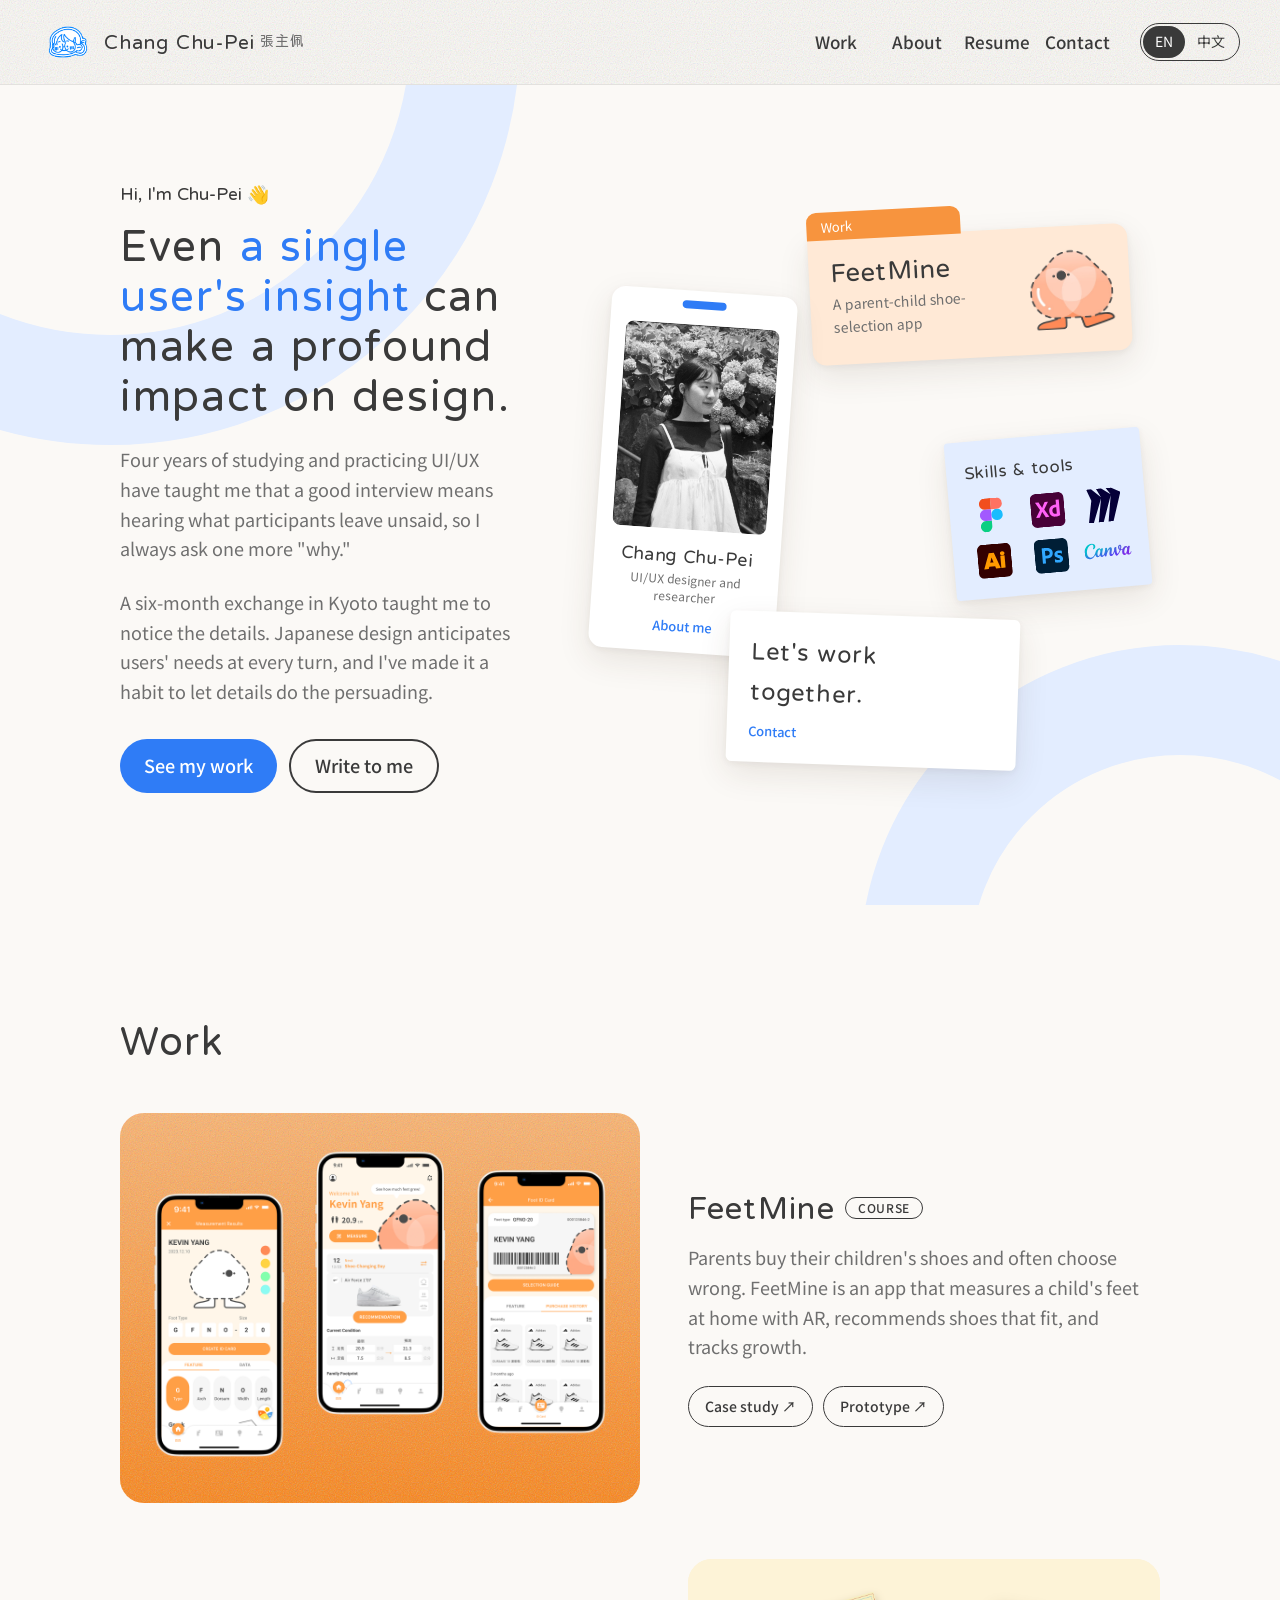
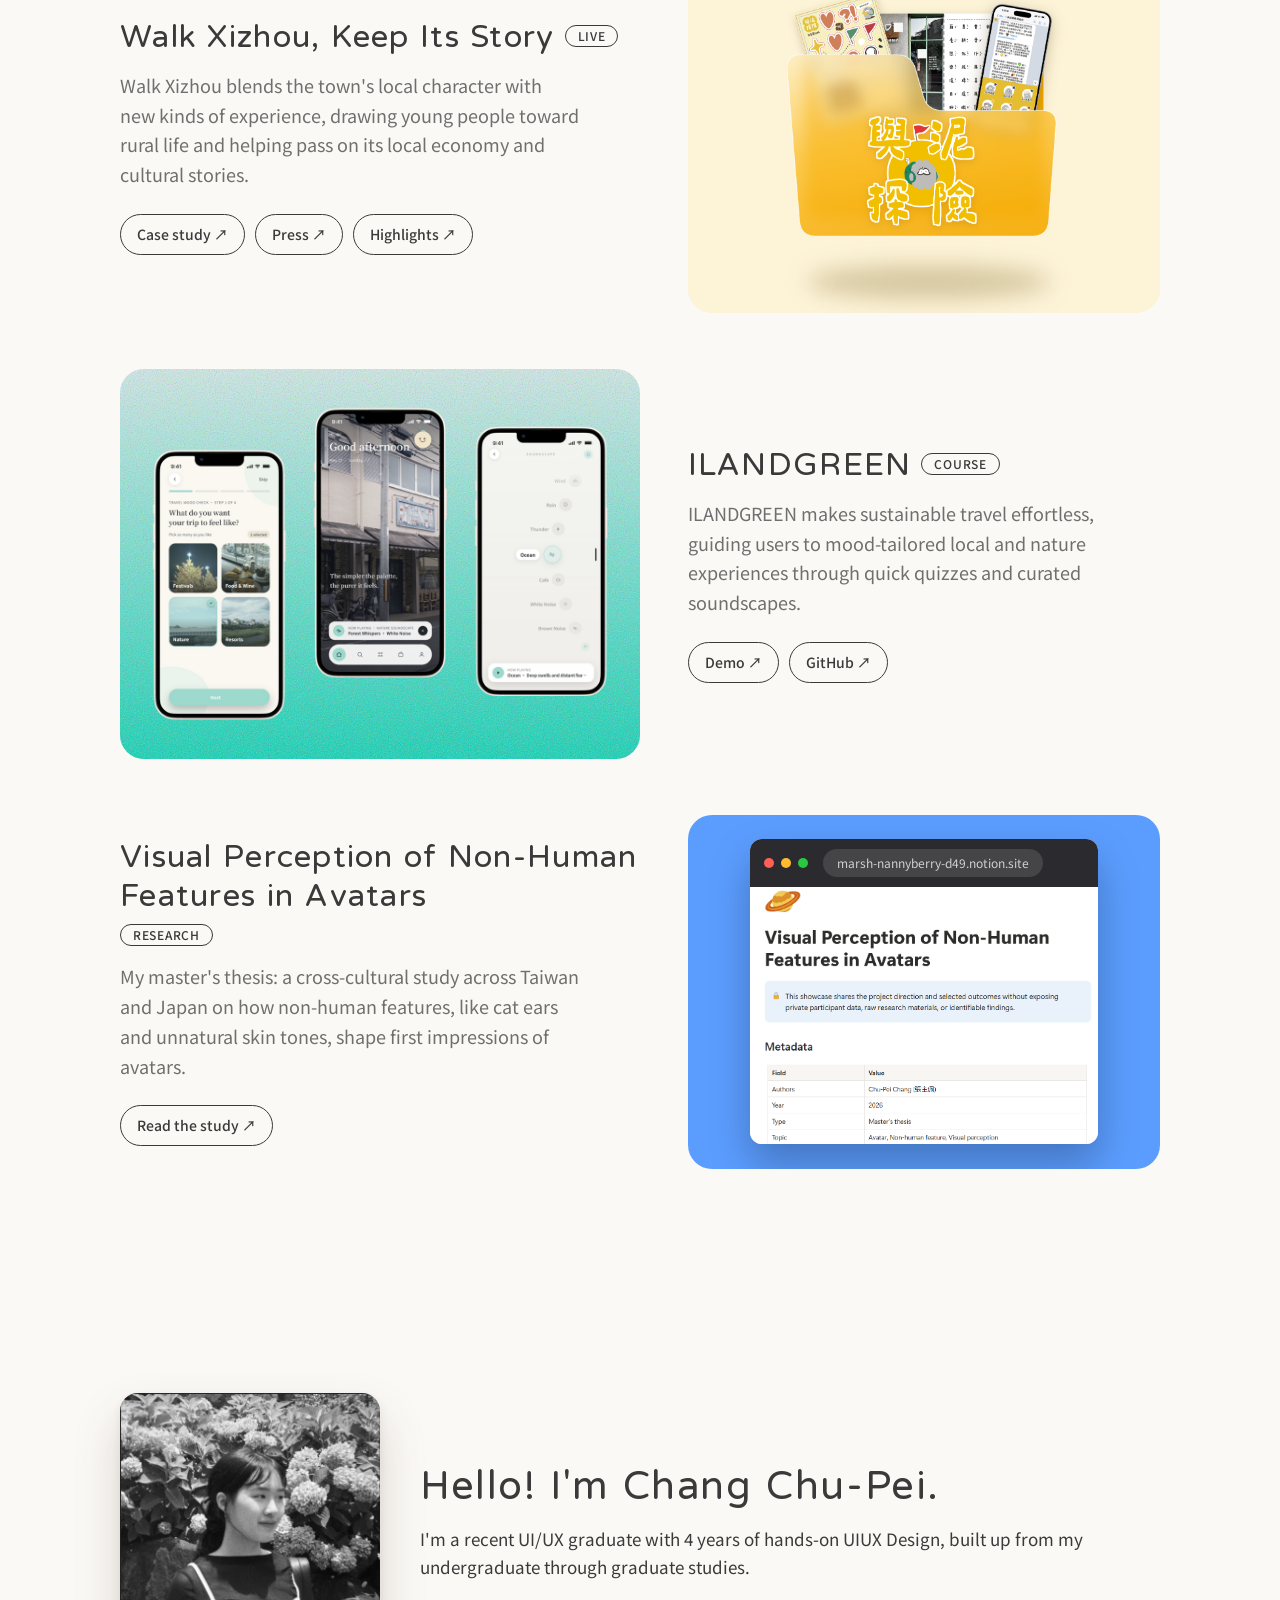
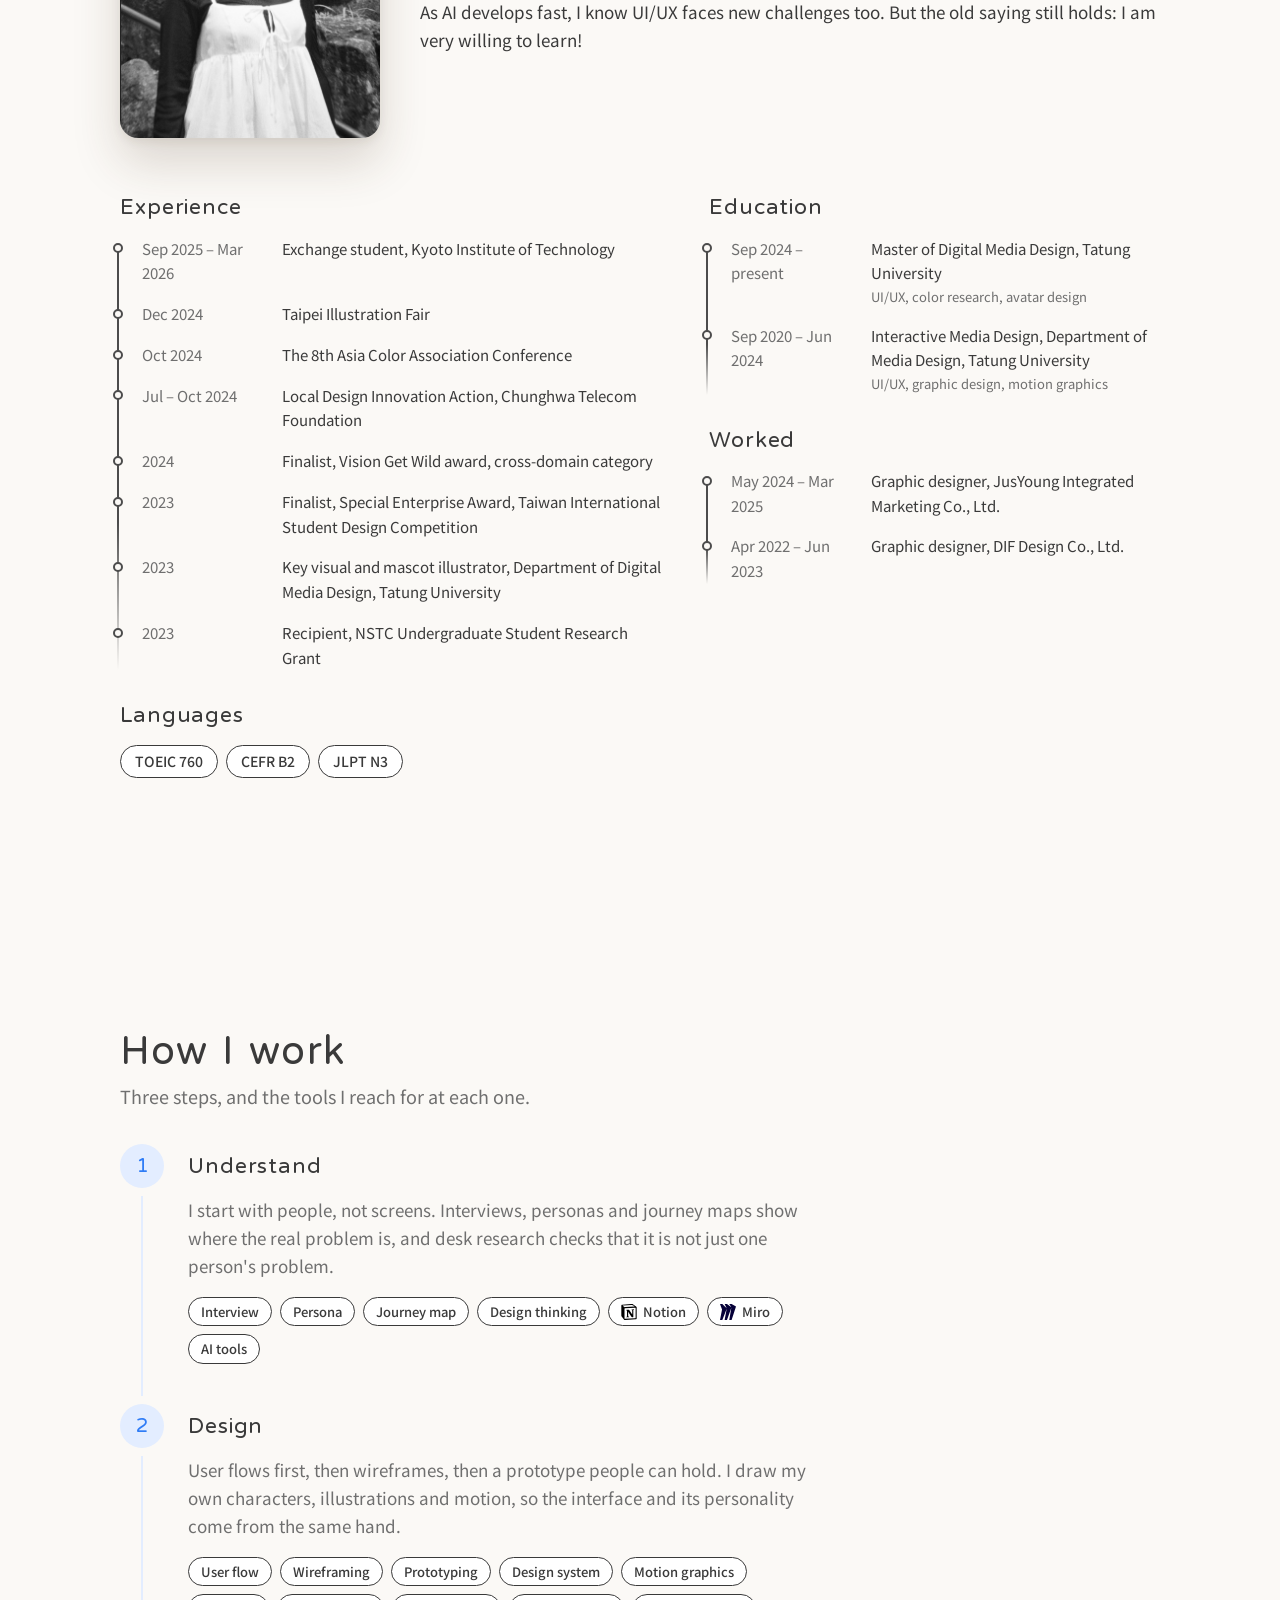
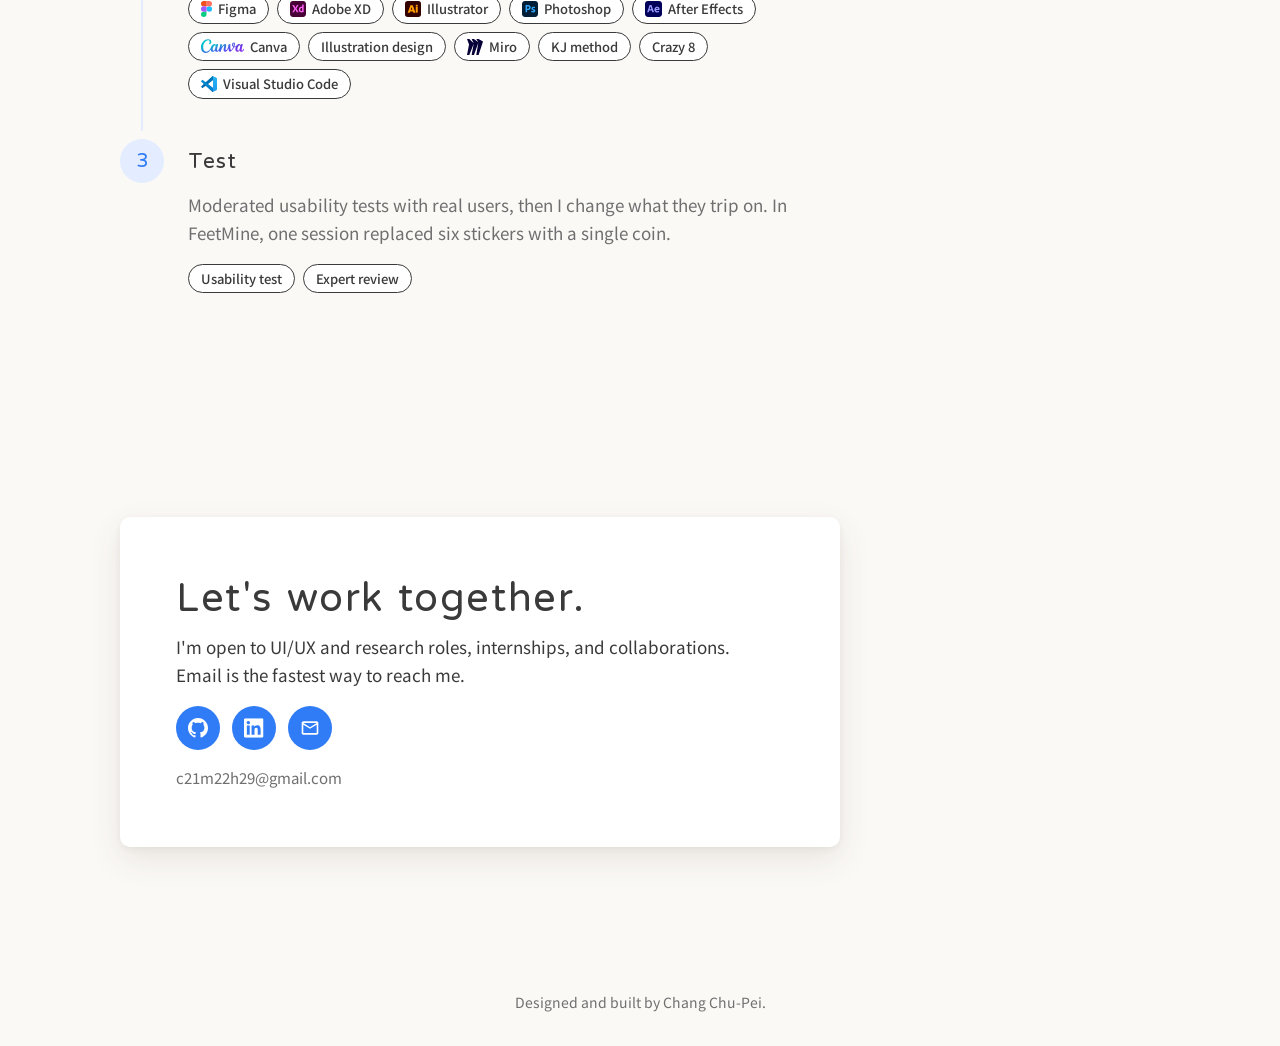
<file: index.html>
<!DOCTYPE html>
<html lang="en">
<head>
  <meta charset="utf-8">
  <meta name="viewport" content="width=device-width, initial-scale=1">
  <title>Chang Chu-Pei 張主佩, UI/UX designer and researcher</title>
  <meta name="description" content="Portfolio of Chang Chu-Pei, UI/UX designer and researcher in Taipei.">
  <link rel="icon" type="image/png" href="img/site/favicon-transparent.png">
  <link rel="preconnect" href="https://fonts.gstatic.com" crossorigin>
  <link href="https://fonts.googleapis.com/css2?family=Huninn&family=Noto+Sans+TC:wght@400;500&display=swap" rel="stylesheet">
  <link rel="stylesheet" href="css/style.css">
</head>
<body>
  <!-- The home page: the desk, the list of projects, and the profile (about, skills, contact).
       Every element with data-text="a.b.c" gets its words from site-text.js (data-html for the one string with <em> in it).
       Lists (project cards, timeline, skills) are drawn by js/page-home.js into the empty elements with an id. -->

  <a class="skip" href="#work" data-text="site.skip"></a>

  <!-- The top bar and the footer are drawn by renderChrome() in site.js, so they exist once
       for the whole site rather than four times. Leave these two elements empty. -->
  <header class="topbar"></header>

  <main id="top">

    <!-- The desk. Four objects, each one leads to a section. On wide screens you can drag them. -->
    <section class="desk" aria-labelledby="headline">
      <div class="wrap desk-grid">
        <div class="desk-copy">
          <p class="greeting" data-text="desk.greeting"></p>
          <h1 id="headline" data-html="desk.headline"></h1>
          <div id="desk-intro"></div>
          <p class="actions">
            <a class="button" href="#work" data-text="desk.cta"></a>
            <a class="button outline" href="#contact" data-text="contact.button"></a>
          </p>
        </div>

        <div class="desk-objects">
          <!-- The folder shows the featured project (the first one in site-text.js). The mascot is a sticker. -->
          <a class="object folder" href="#work" draggable="false">
            <span class="folder-tab" data-text="work.title"></span>
            <span class="folder-title" data-text="project.name"></span>
            <span class="folder-caption" data-text="project.summary"></span>
            <img class="folder-mascot" src="img/site/mascot.png" width="363" height="342" alt="" draggable="false">
          </a>

          <a class="object badge" href="#about" draggable="false">
            <img src="img/site/profile.jpg" width="527" height="700" data-alt="about.photoAlt" alt="" draggable="false">
            <span class="badge-name" data-text="site.name"></span>
            <span class="badge-role" data-text="site.role"></span>
            <span class="object-link" data-text="desk.badge.tab"></span>
          </a>

          <a class="object note" href="#skills" draggable="false">
            <span class="note-title" data-text="desk.note.tab"></span>
            <ul class="note-logos" id="note-logos"></ul>
          </a>

          <a class="object postcard" href="#contact" draggable="false">
            <span class="postcard-body" data-text="desk.postcard.body"></span>
            <span class="object-link" data-text="desk.postcard.tab"></span>
          </a>
        </div>
      </div>
    </section>

    <!-- Work: one full-width section per project, image on one side and the title, badge, blurb and links on the other. -->
    <section id="work" class="section" aria-labelledby="work-title">
      <div class="wrap">
        <h2 id="work-title" data-text="work.title"></h2>
        <div class="work-list" id="work-grid"></div>
      </div>
    </section>

    <section id="about" class="section" aria-labelledby="about-title">
      <div class="wrap">
        <div class="about-grid">
          <figure><img src="img/site/profile.jpg" width="527" height="700" data-alt="about.photoAlt" alt=""></figure>
          <div>
            <h2 id="about-title" data-text="about.greeting"></h2>
            <div id="bio"></div>
          </div>
        </div>
        <div class="cv">
          <div>
            <h3 data-text="about.experienceTitle"></h3>
            <ol class="timeline" id="experience"></ol>
            <h3 data-text="about.languagesTitle"></h3>
            <ul class="tags" id="languages"></ul>
          </div>
          <div>
            <h3 data-text="about.educationTitle"></h3>
            <ol class="timeline" id="education"></ol>
            <h3 data-text="about.workTitle"></h3>
            <ol class="timeline" id="work-history"></ol>
          </div>
        </div>
      </div>
    </section>

    <section id="skills" class="section" aria-labelledby="skills-title">
      <div class="wrap">
        <h2 id="skills-title" data-text="skills.title"></h2>
        <p class="lead" data-text="skills.lead"></p>
        <ol class="steps" id="steps"></ol>
      </div>
    </section>

    <section id="contact" class="section" aria-labelledby="contact-title">
      <div class="wrap">
        <div class="postcard-big">
          <h2 id="contact-title" data-text="contact.title"></h2>
          <p data-text="contact.body"></p>
          <div class="social-links">
            <a class="social-btn" href="https://github.com/Martinachang" target="_blank" rel="noopener"><img src="img/site/github.svg" alt="GitHub" width="20" height="20"></a>
            <a class="social-btn" href="https://www.linkedin.com/in/martina-chang-9a8652354/" target="_blank" rel="noopener"><img src="img/site/linkedin.svg" alt="LinkedIn" width="20" height="20"></a>
            <a class="social-btn" id="mail-link" href="#"><img src="img/site/mail.svg" alt="Email" width="20" height="20"></a>
          </div>
          <p class="email" data-text="site.email"></p>
        </div>
      </div>
    </section>

  </main>

  <footer></footer>

  <script src="site-text.js"></script>
  <script src="js/site.js"></script>
  <script src="js/page-home.js"></script>
</body>
</html>
</file>
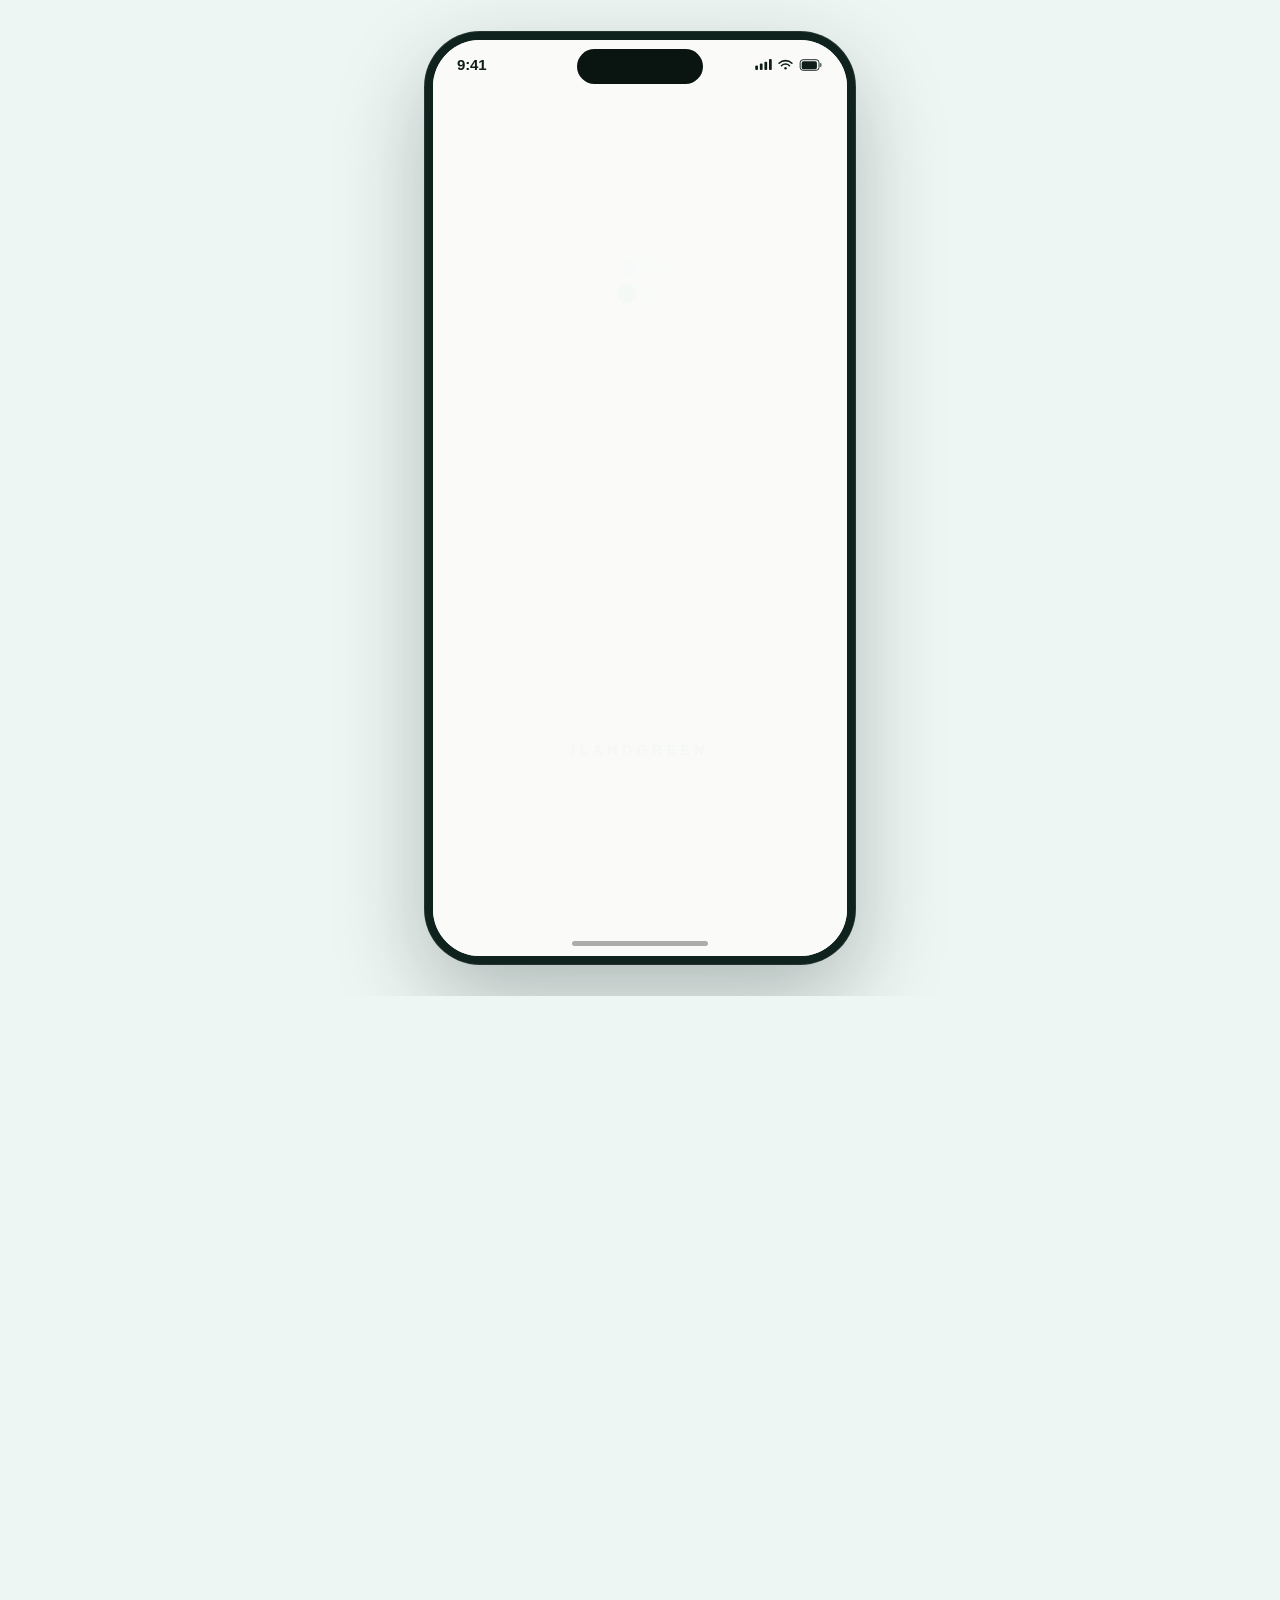
<file: ilandgreen/index.html>
<!doctype html>
<meta charset="utf-8">
<title>Moved — ILANDGREEN prototype</title>
<!-- This page used to live here. It is kept only so links shared before the move still
     work: GitHub Pages has no redirect config, so a stub file is the only way. Safe to
     delete once nothing points at the old address. -->
<meta name="robots" content="noindex">
<meta http-equiv="refresh" content="0; url=../demo/ilandgreen-app/index.html">
<link rel="canonical" href="https://martinachang.github.io/portfolio-2026/demo/ilandgreen-app/">
<p>The ILANDGREEN prototype moved to <a href="../demo/ilandgreen-app/index.html">demo/ilandgreen-app/</a>.</p>
</file>
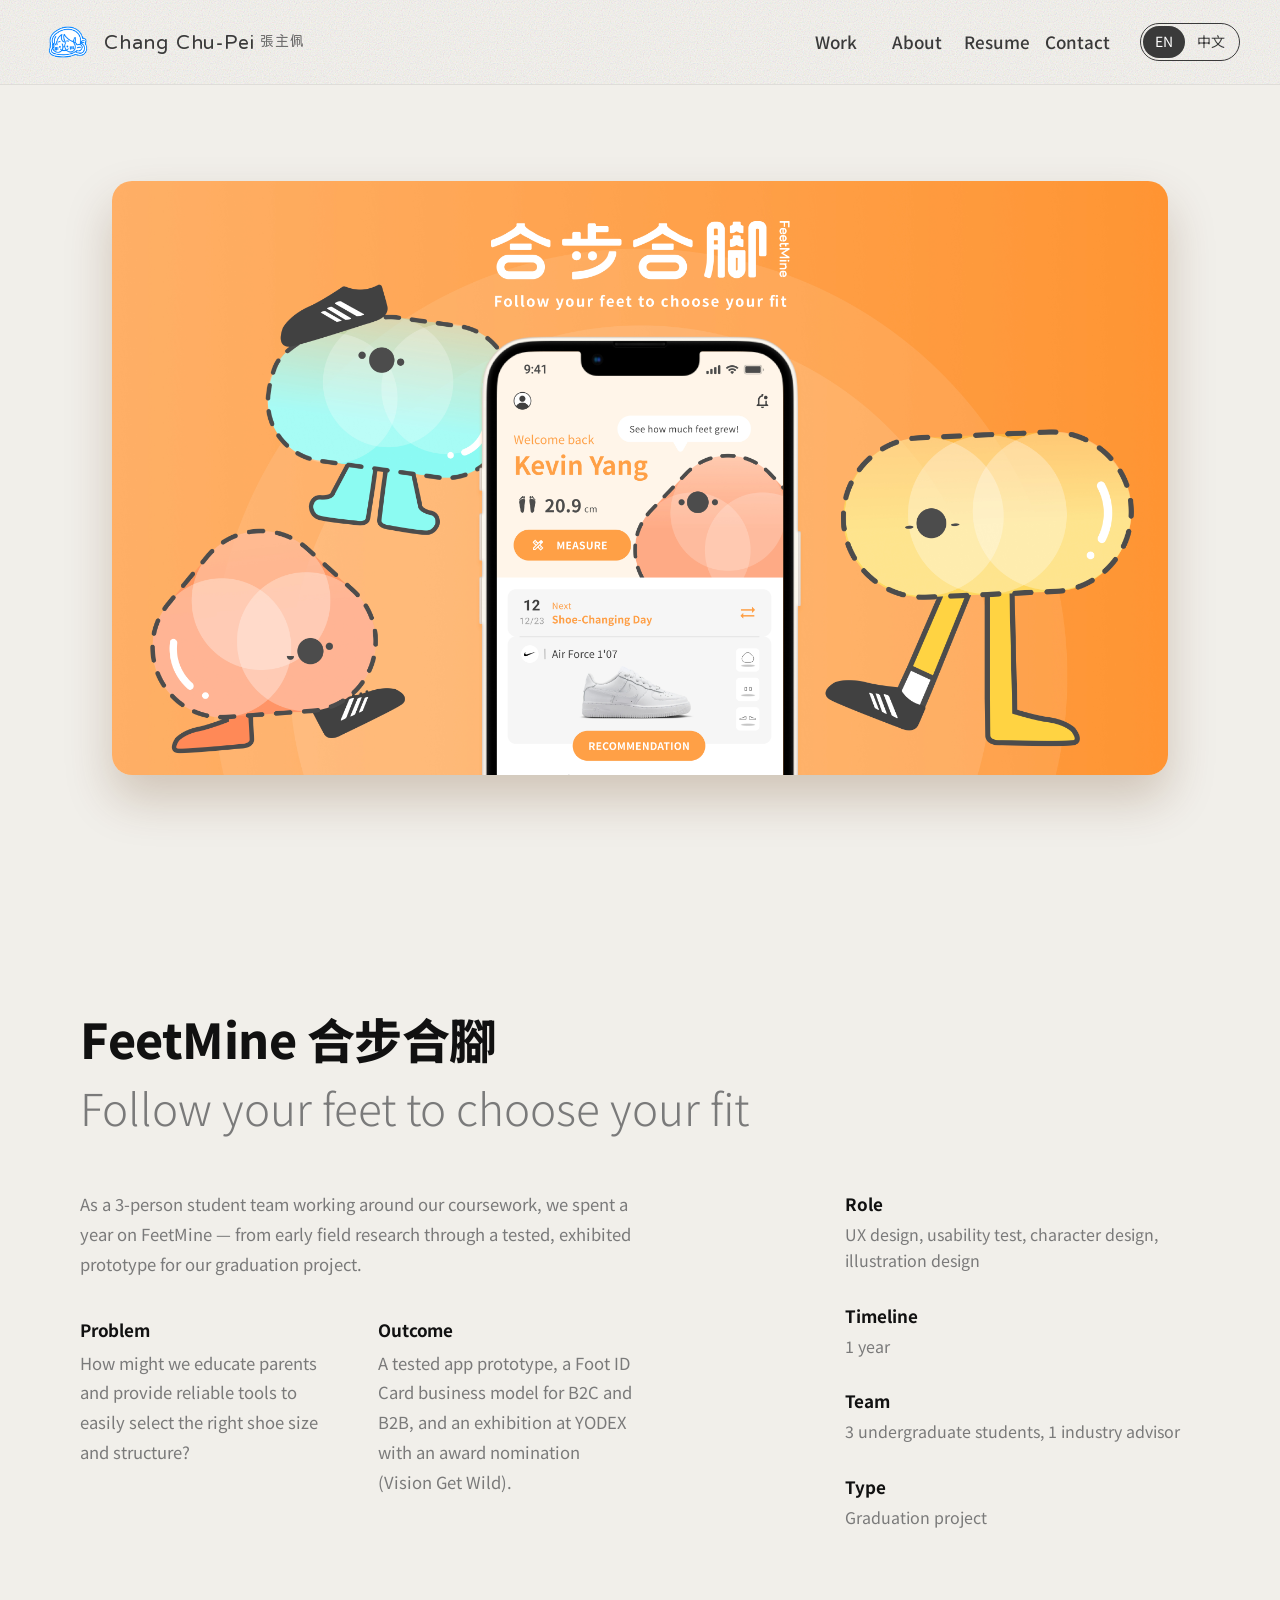
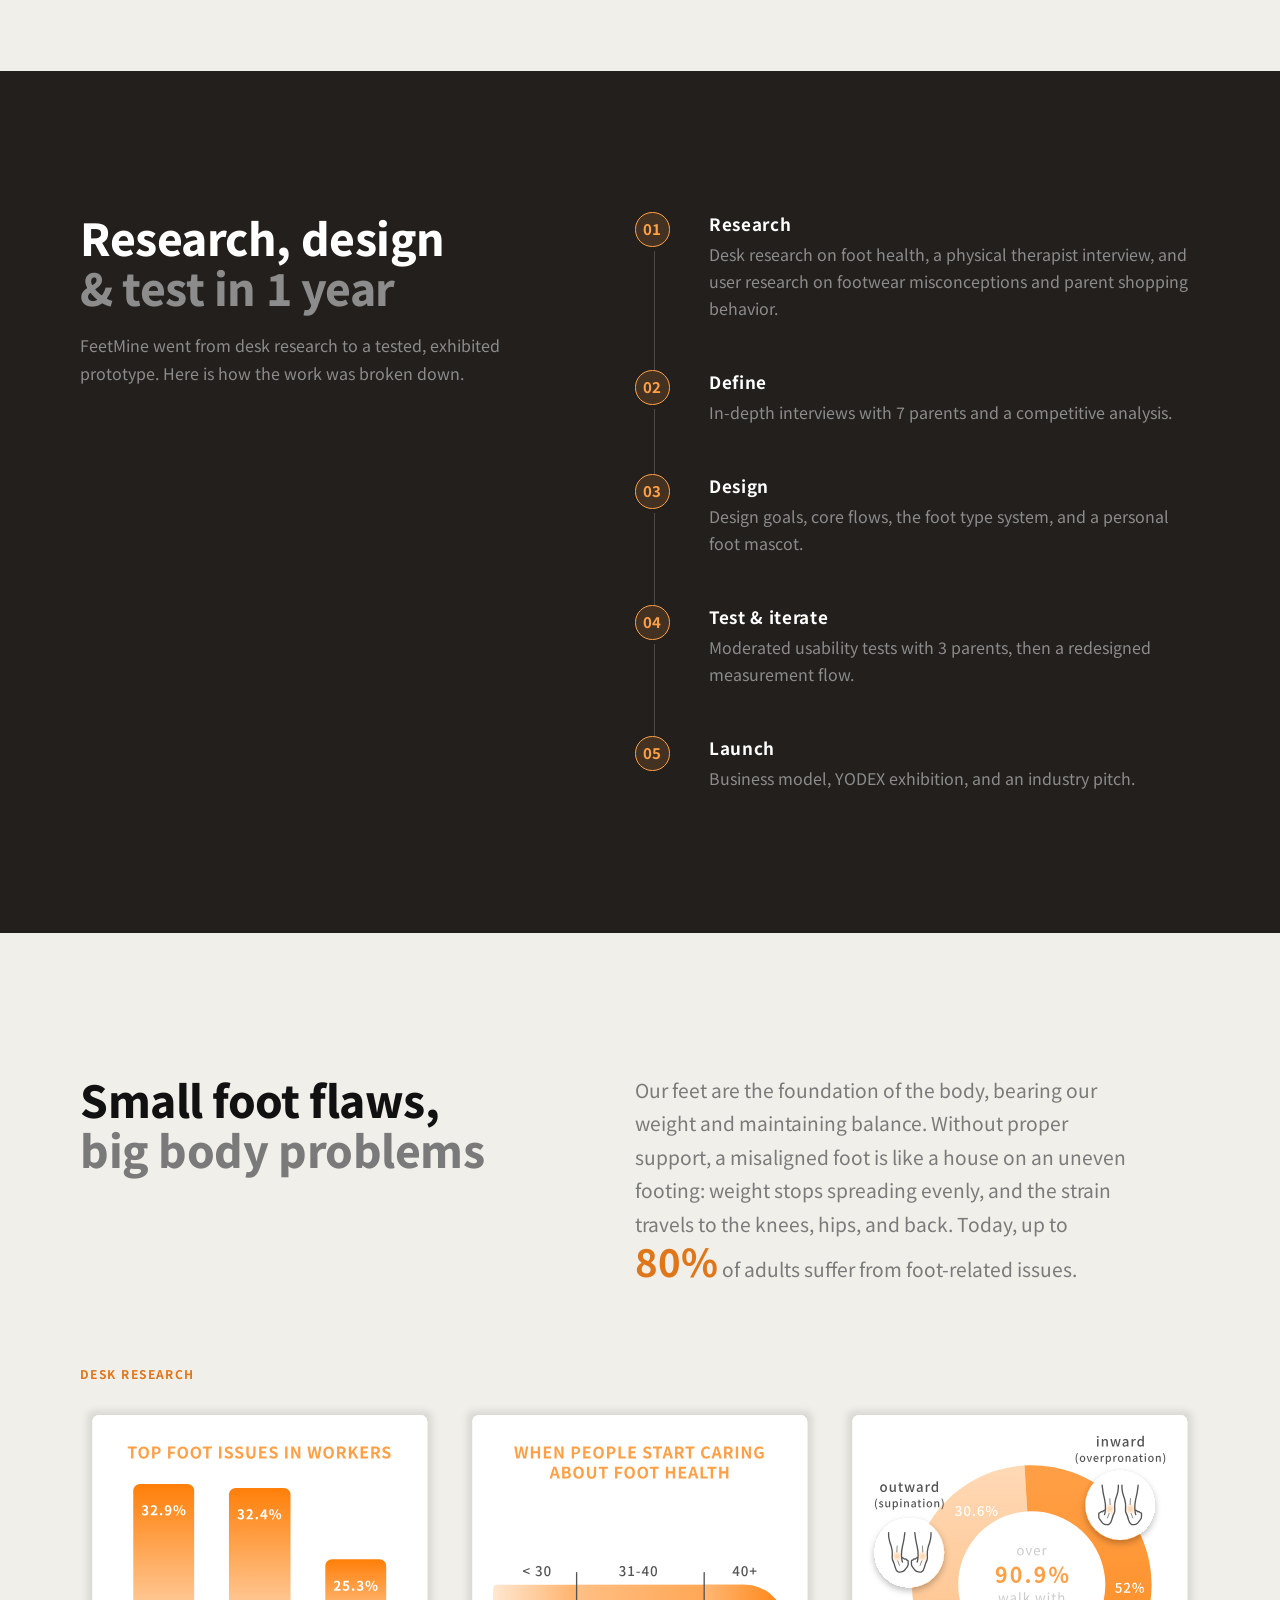
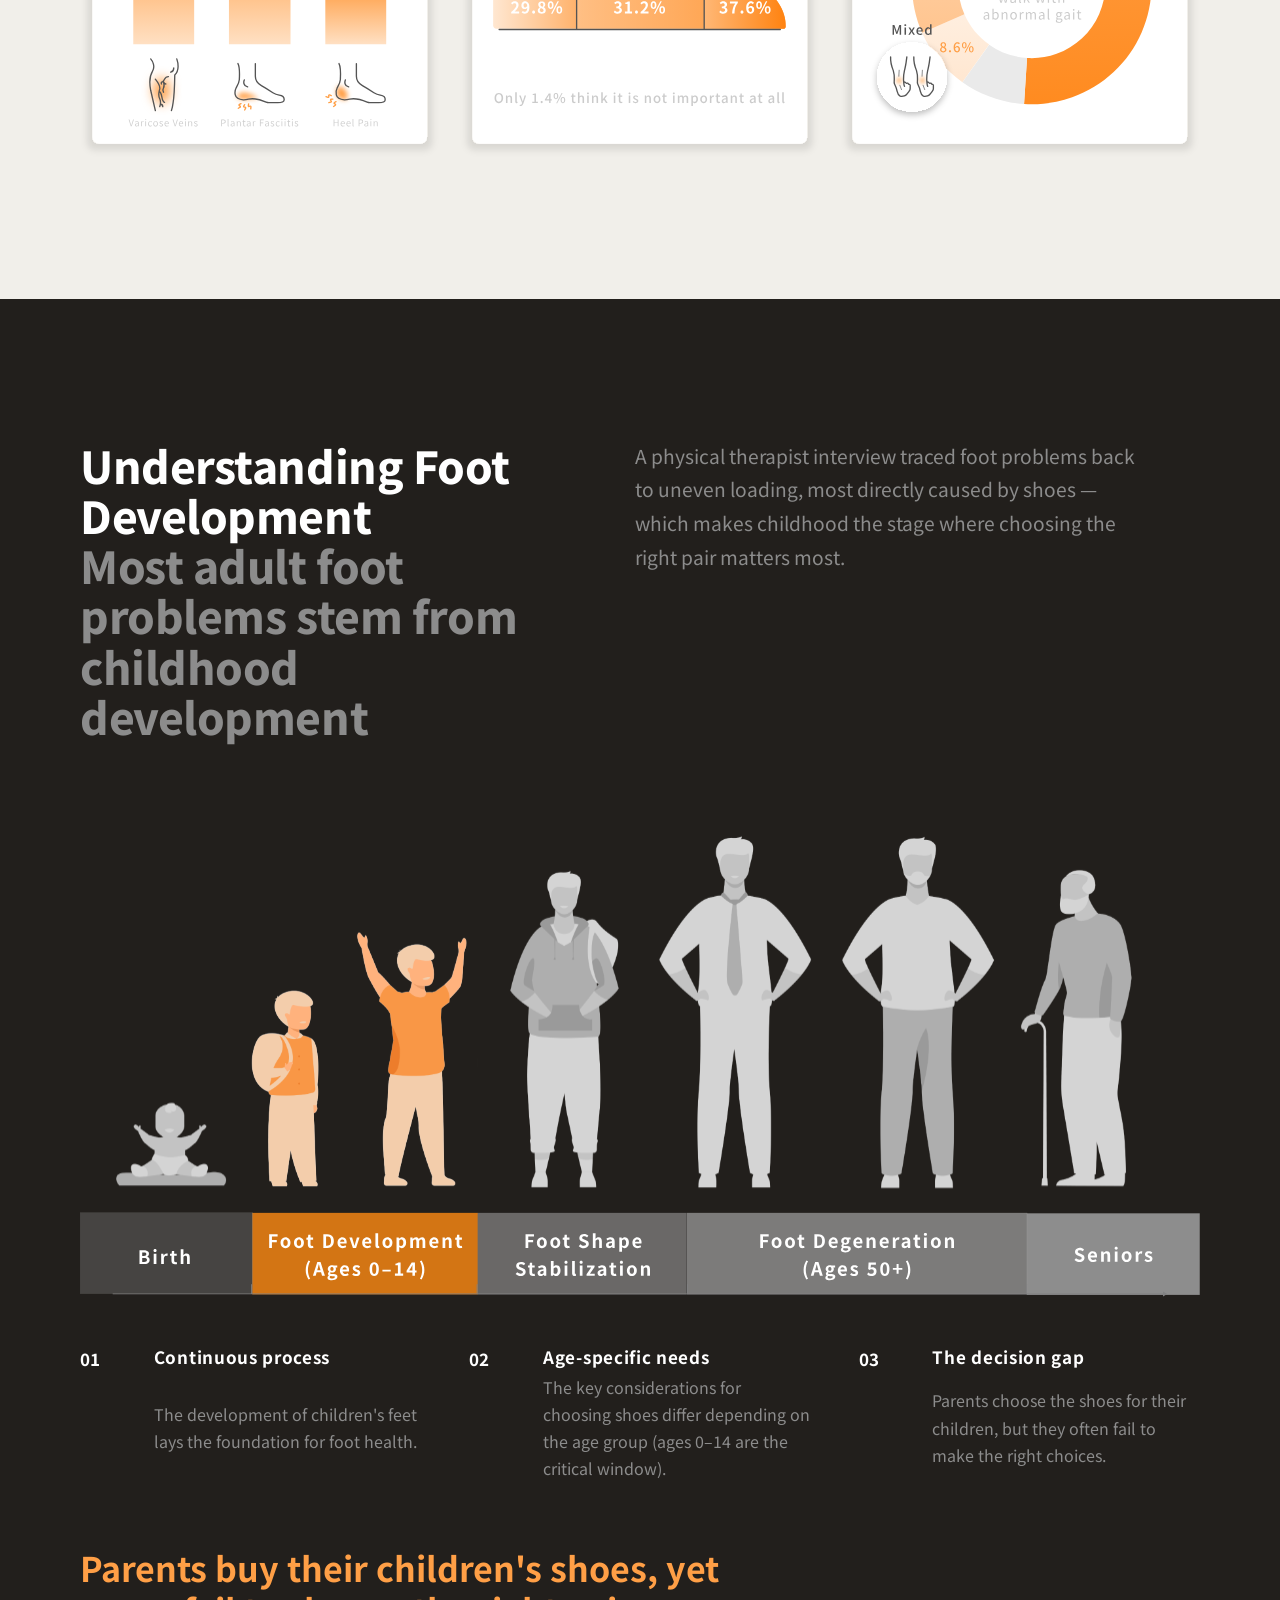
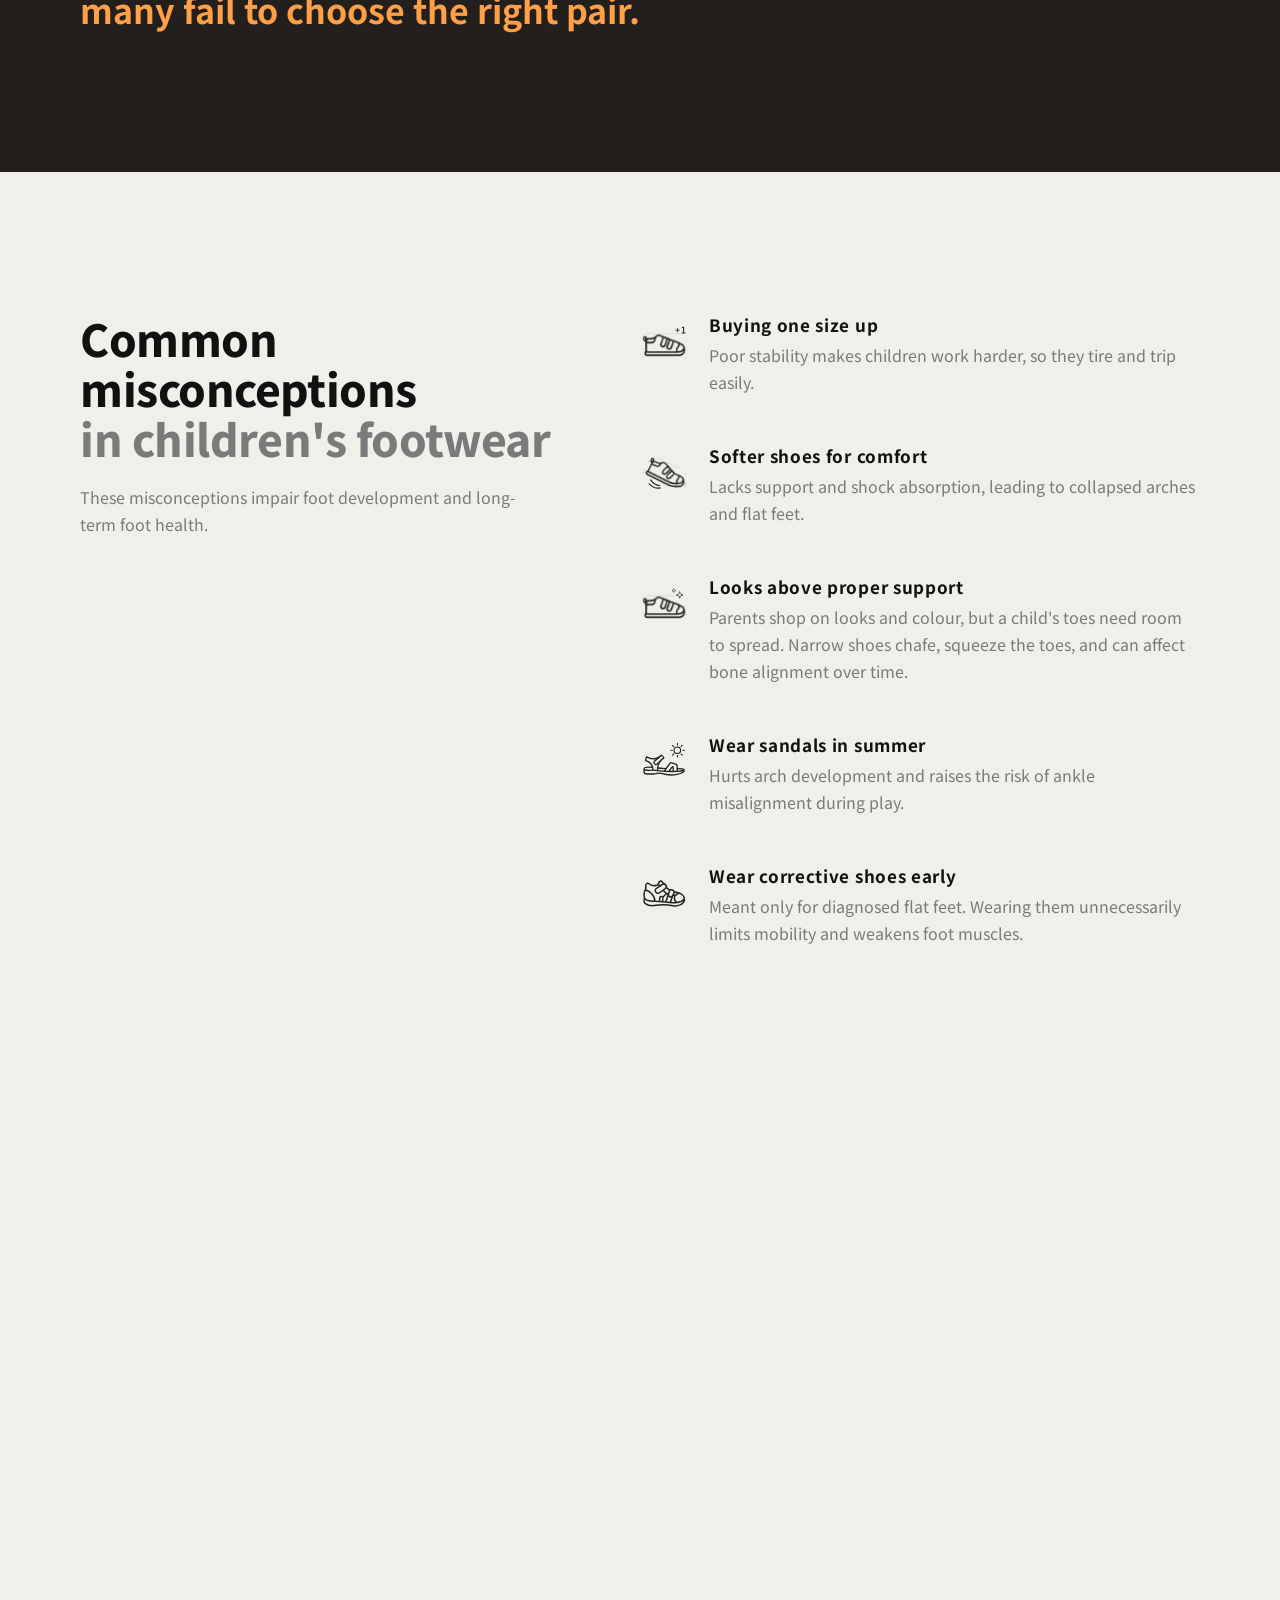
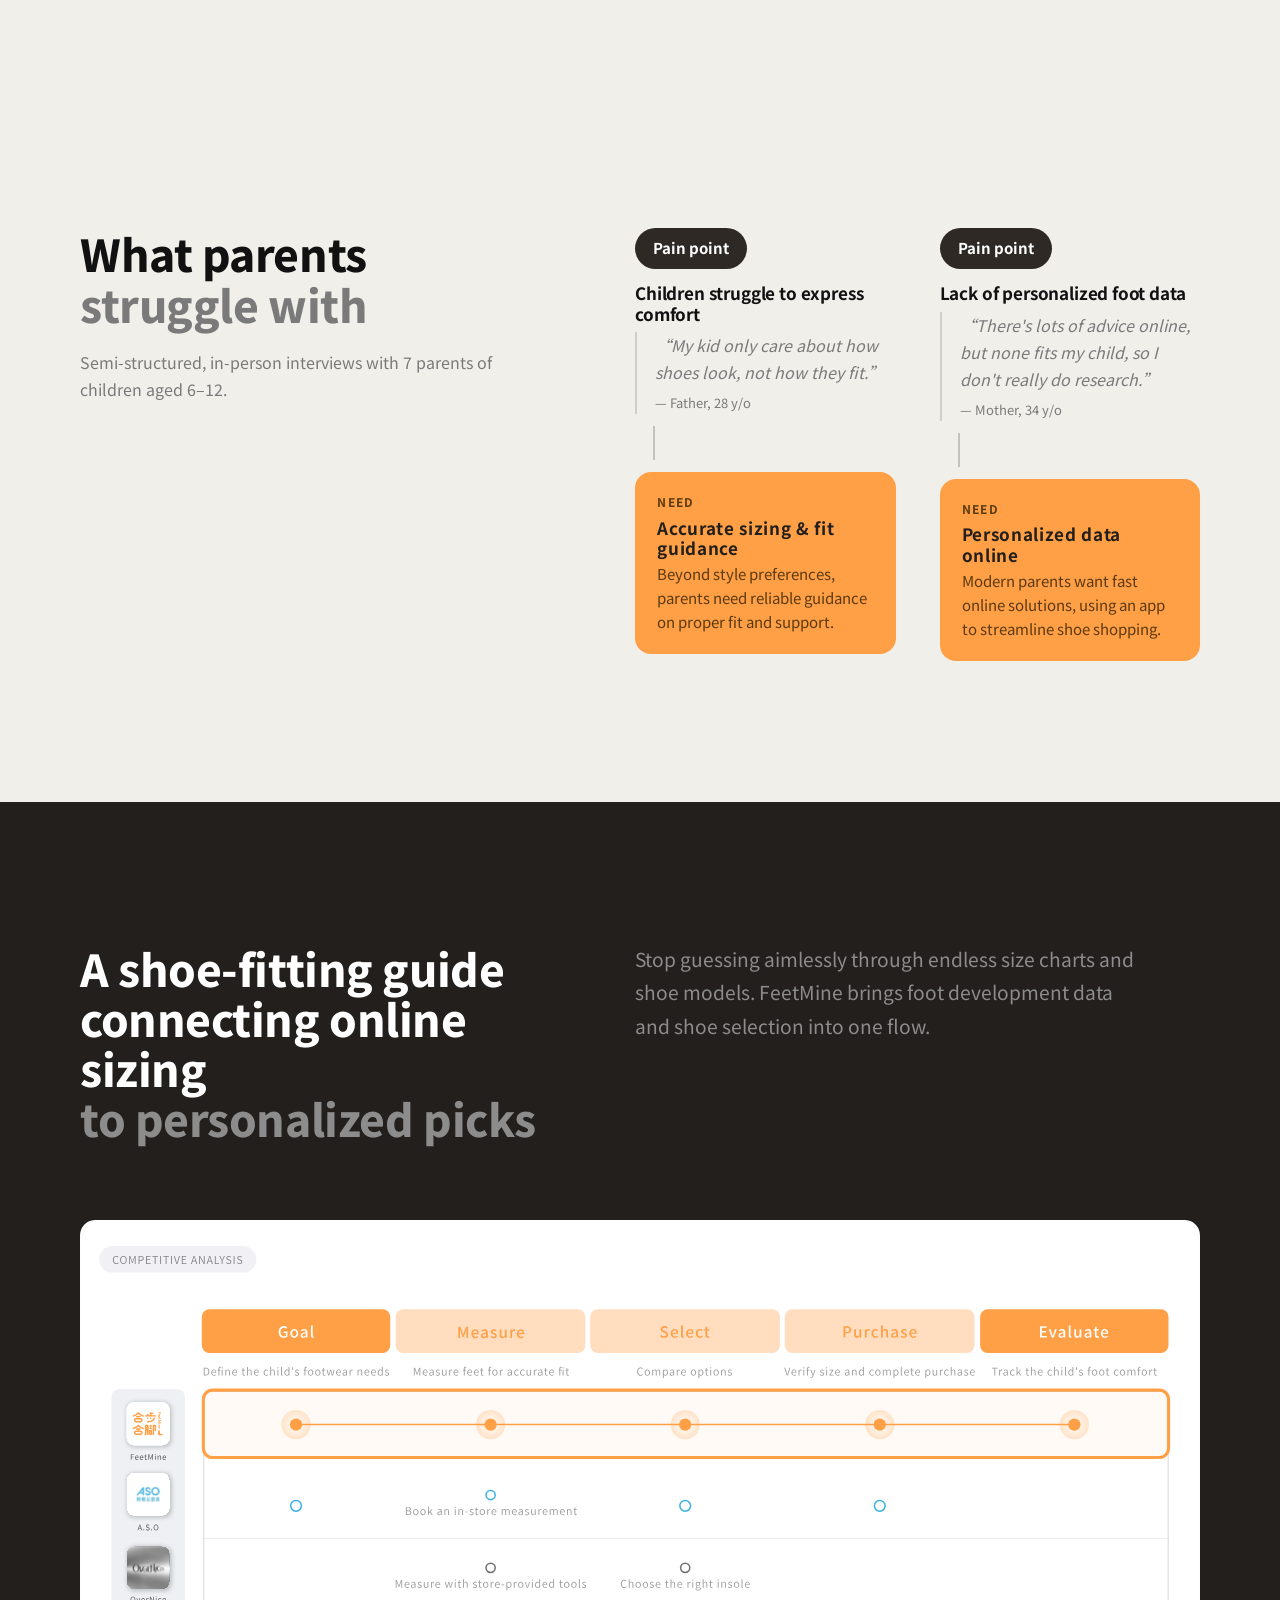
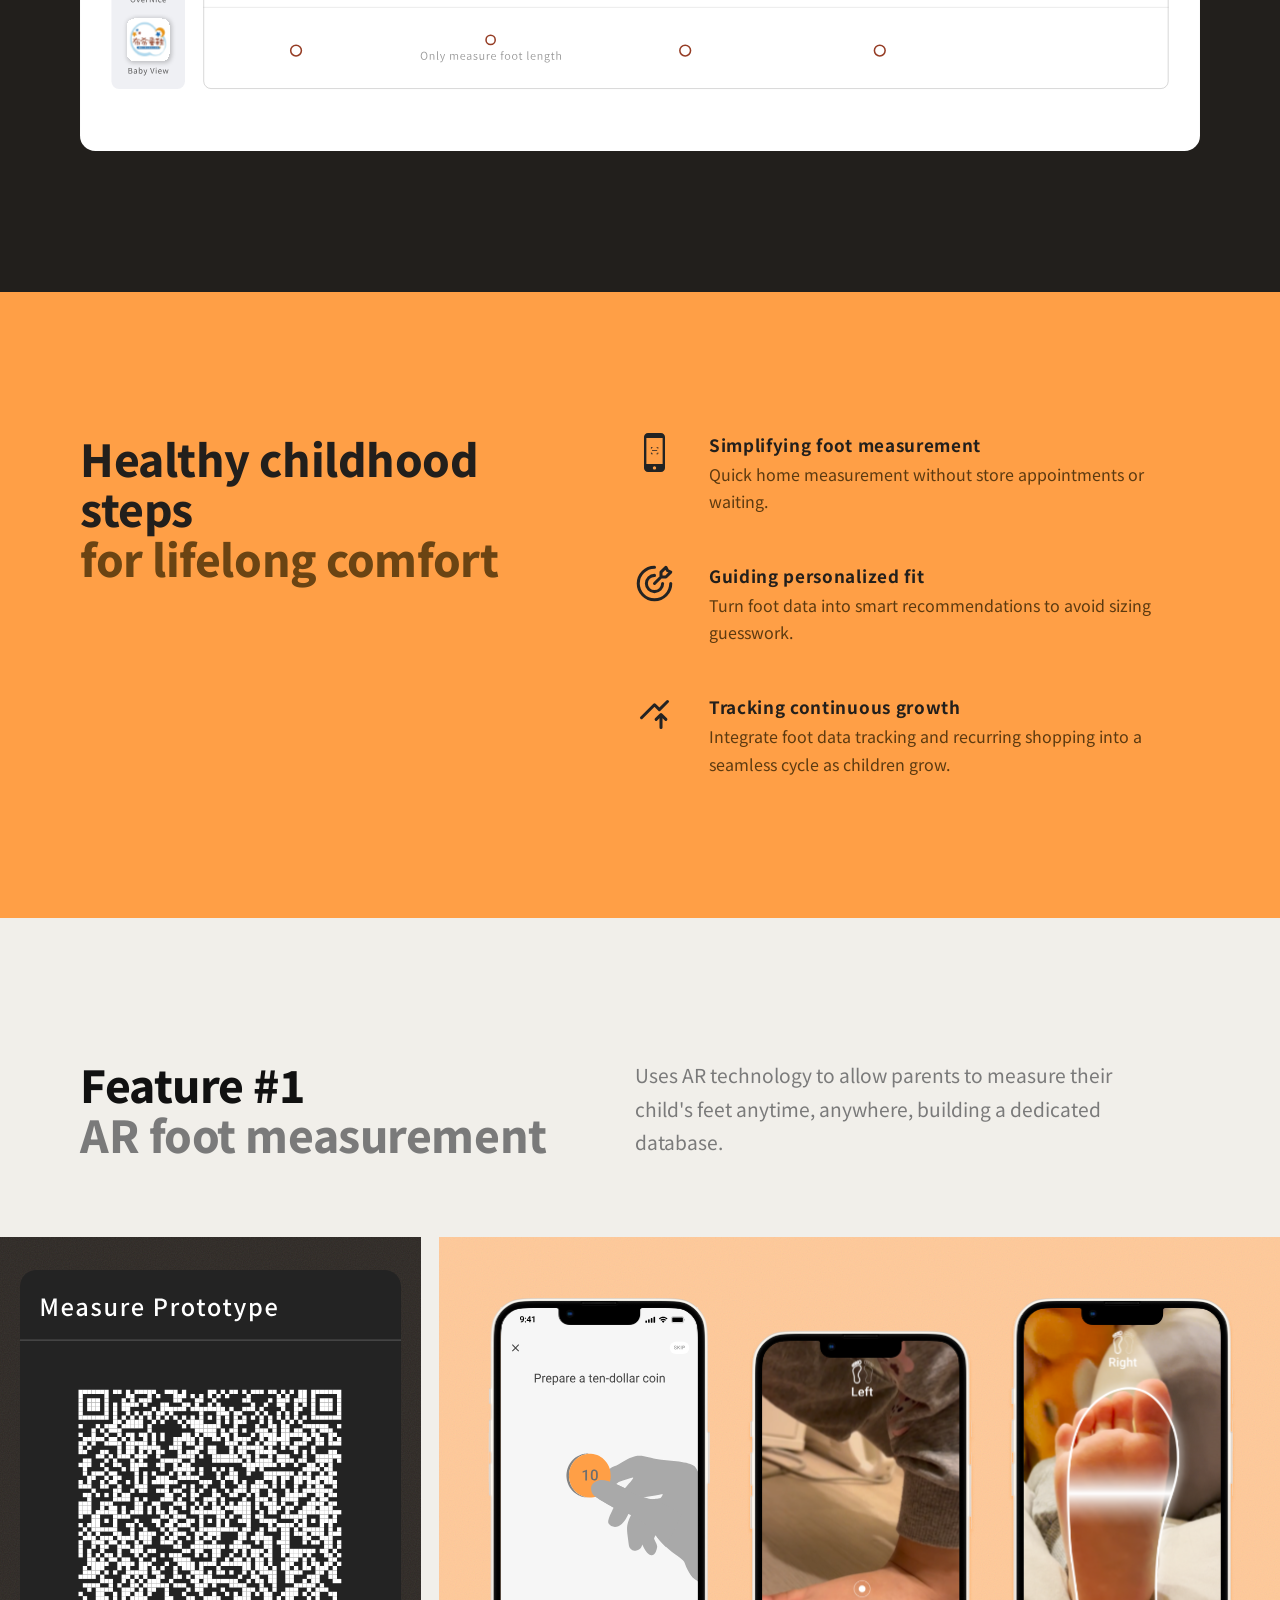
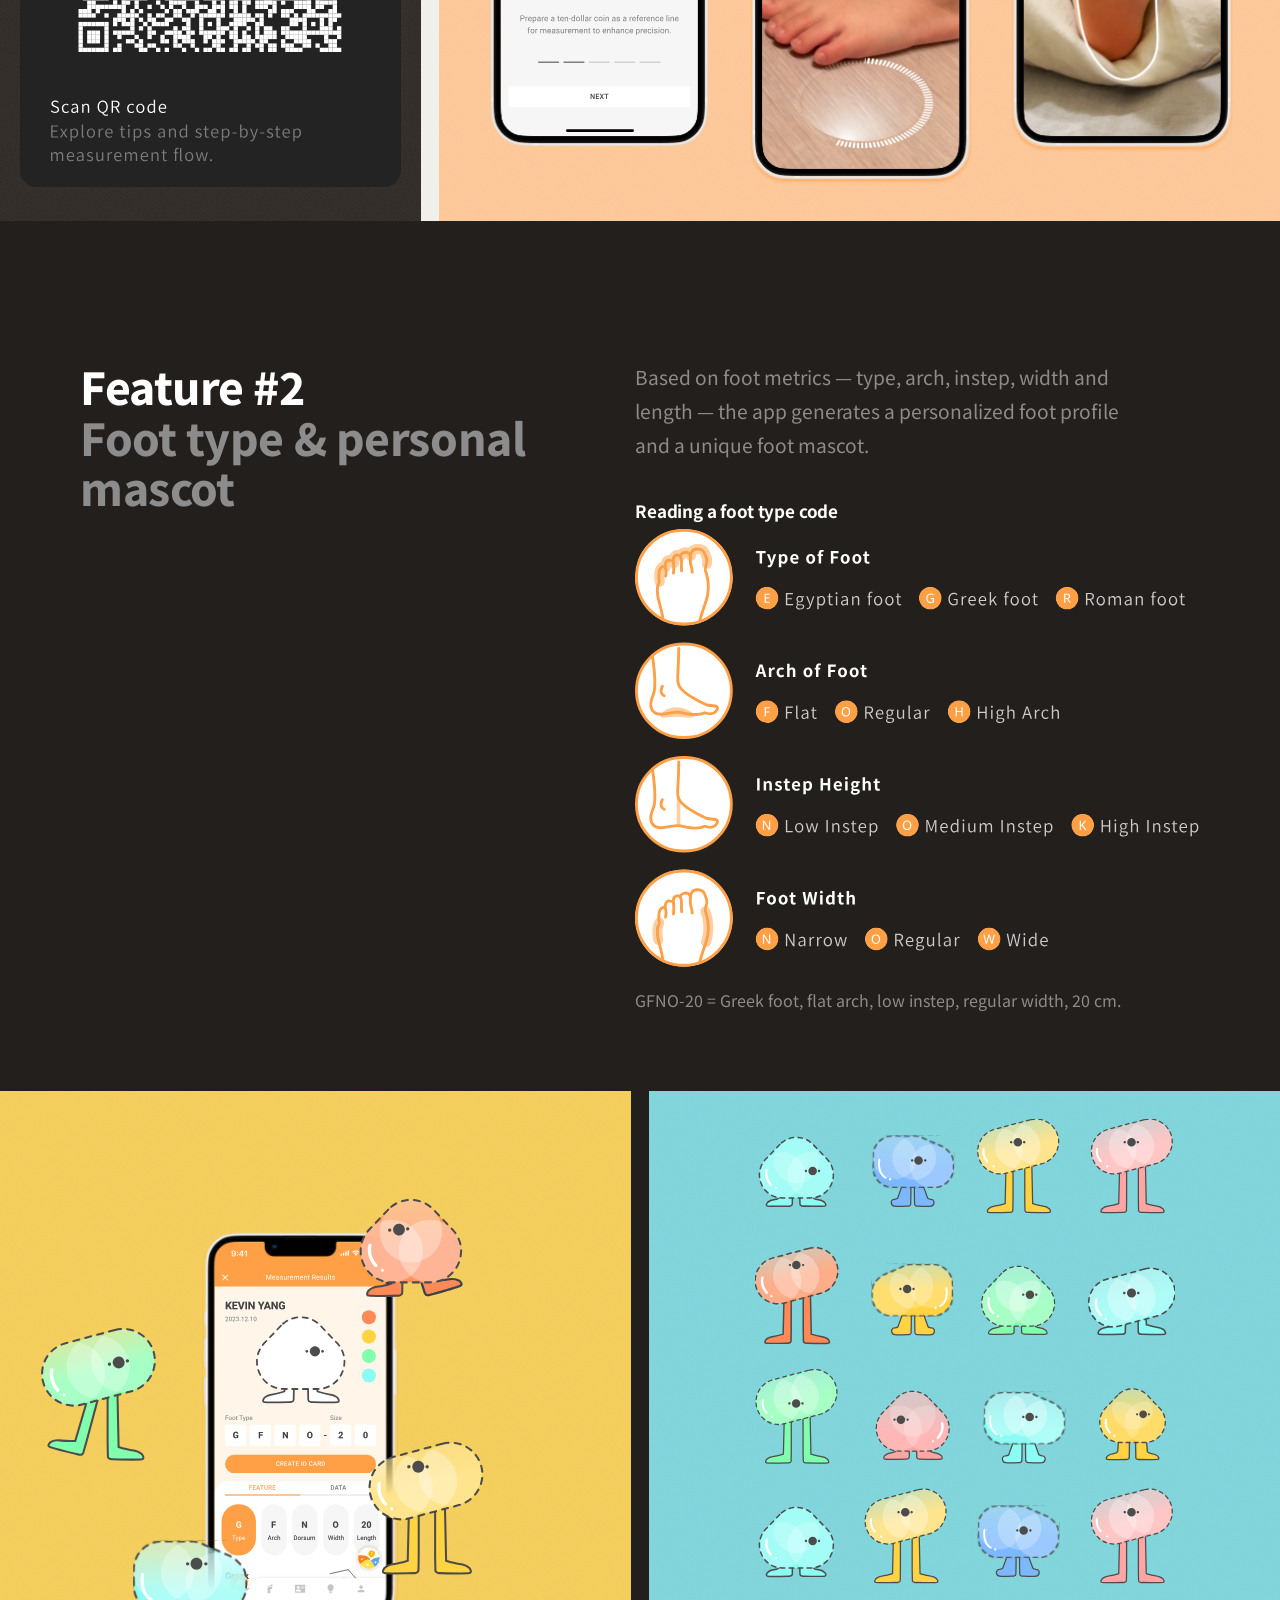
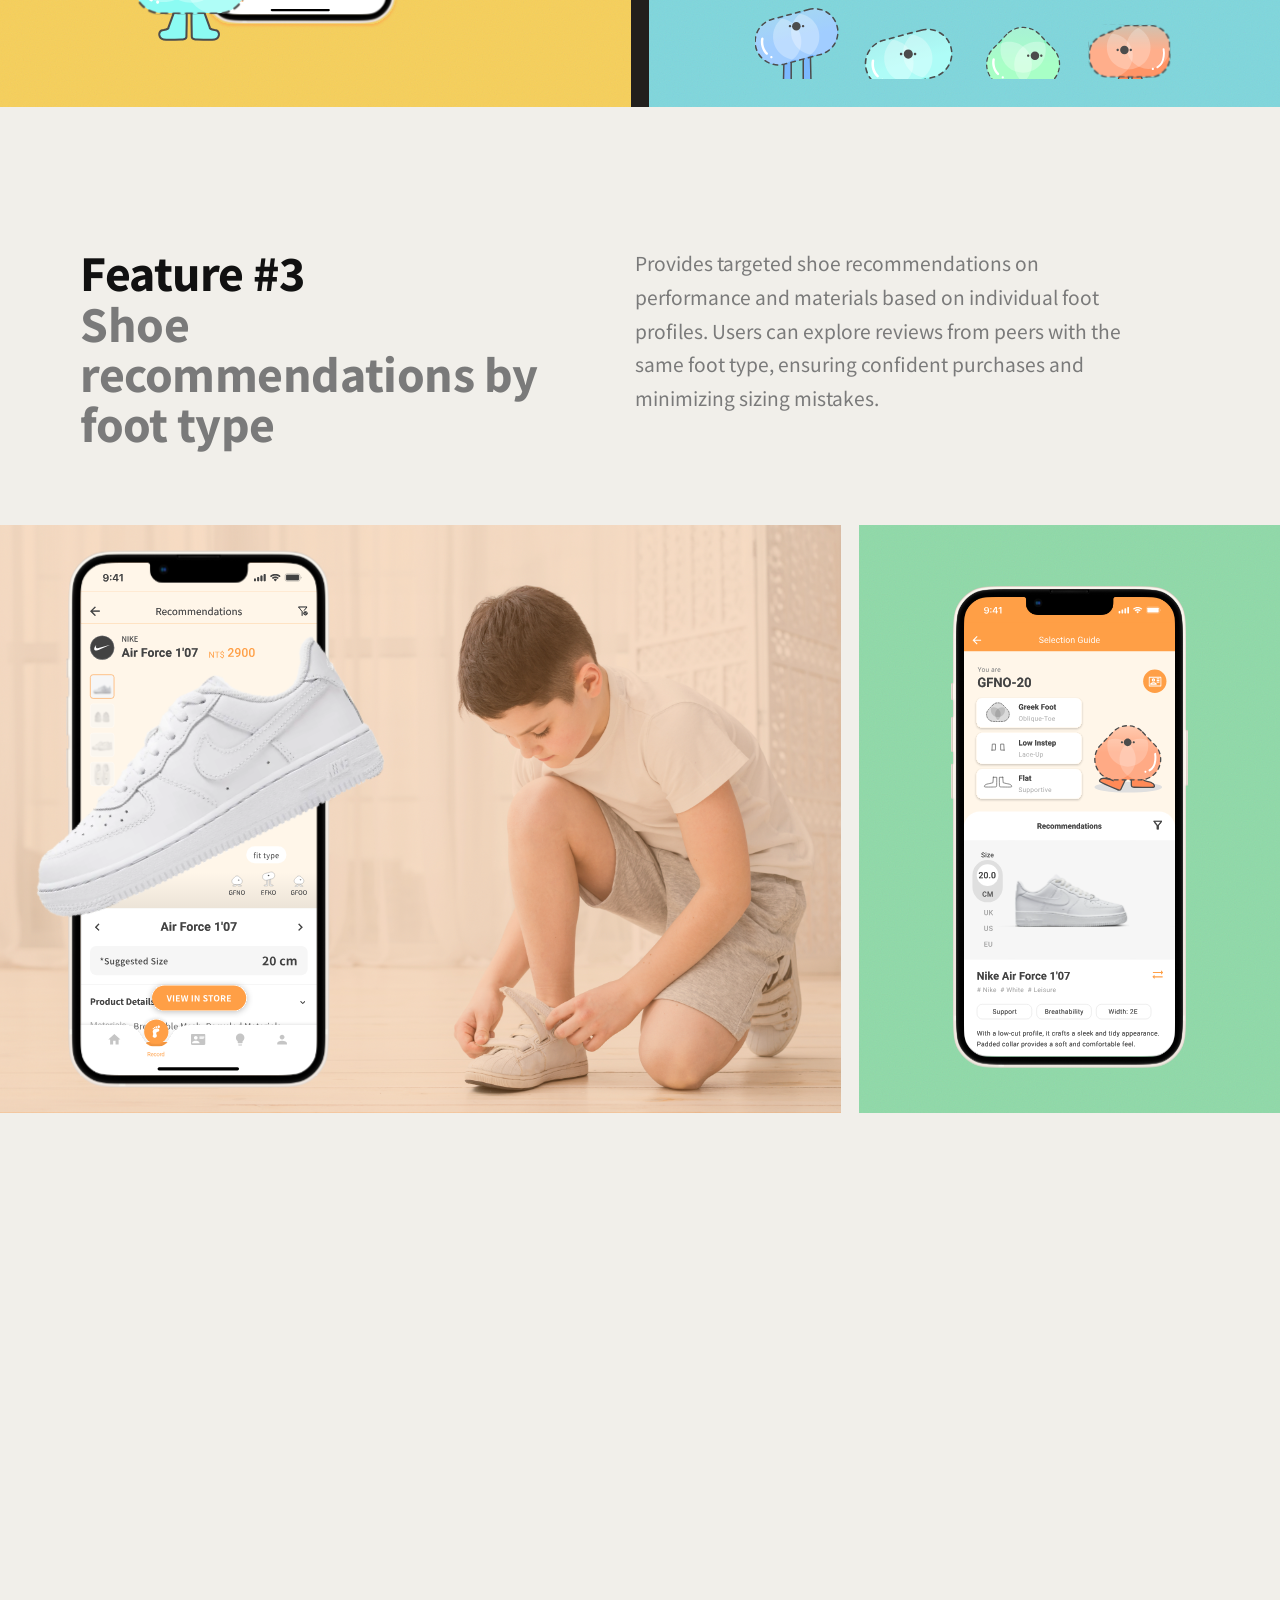
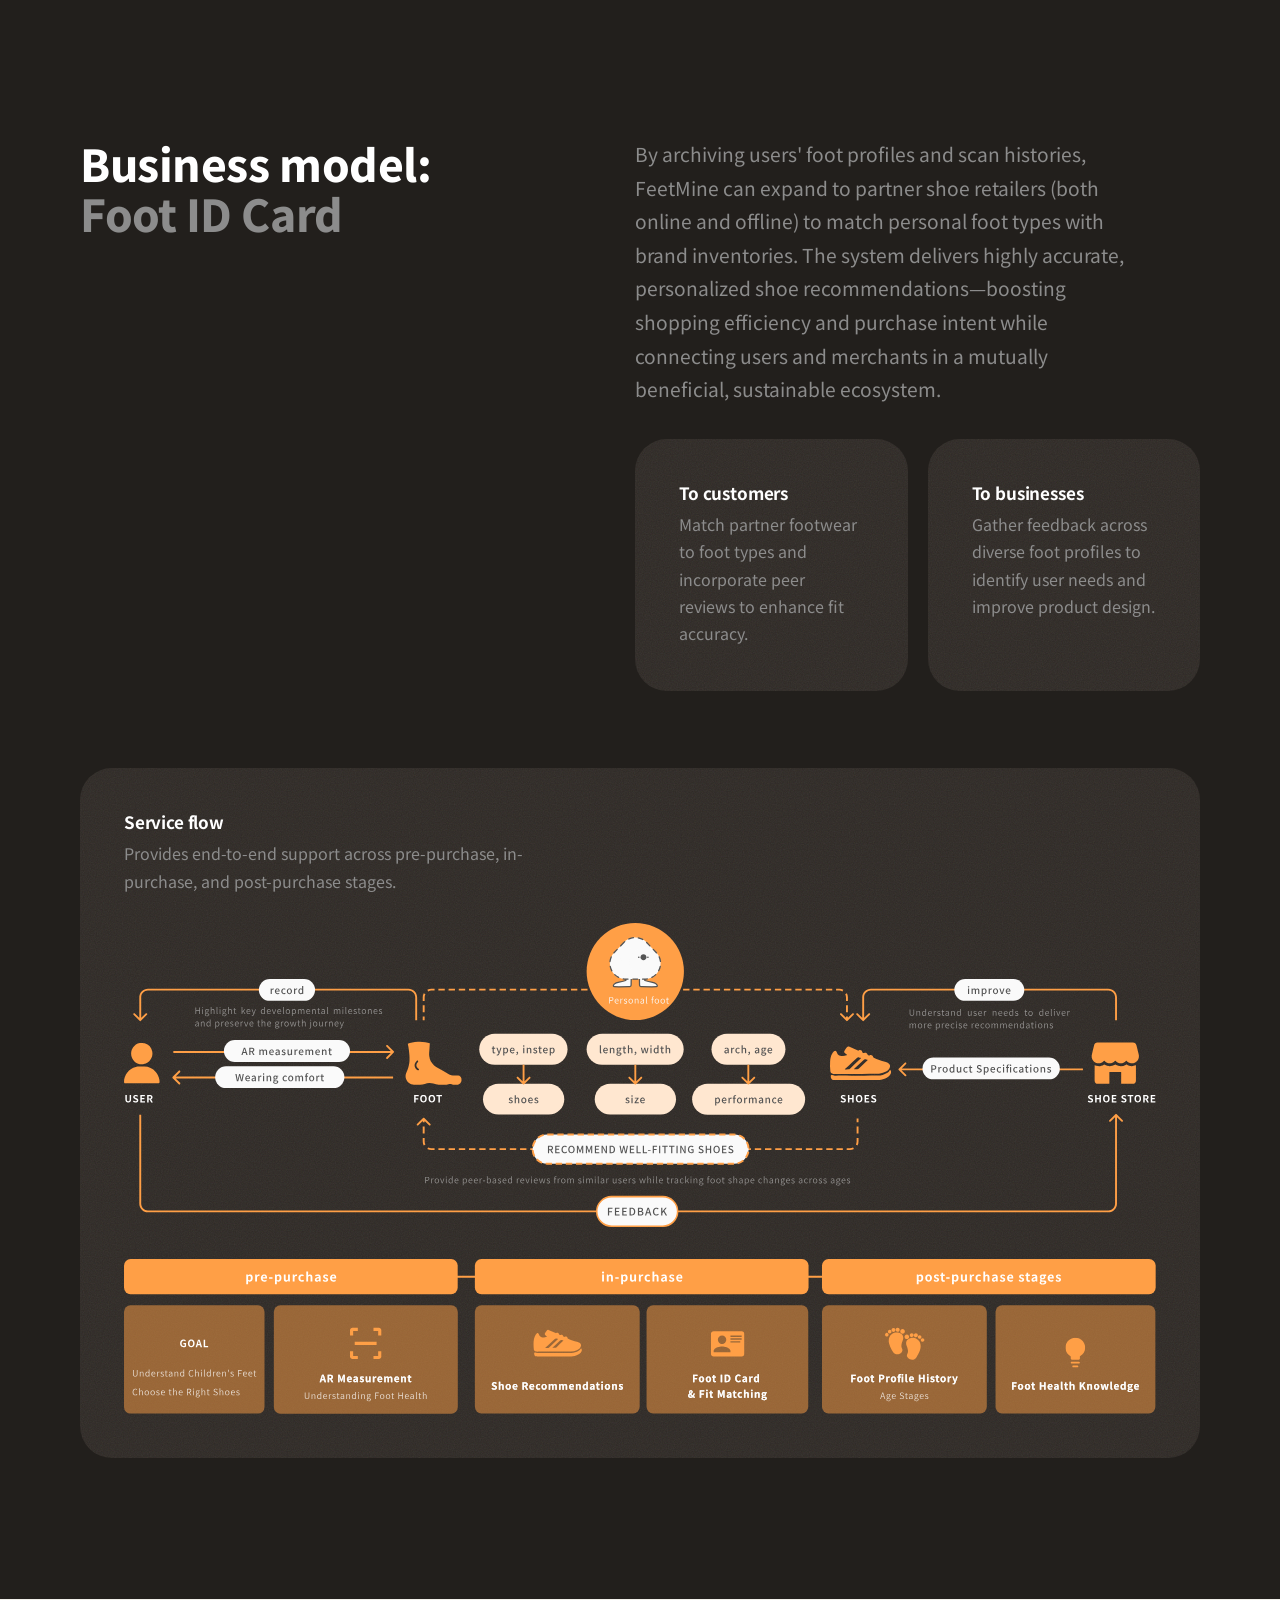
<file: work/feetmine/index.html>
<!DOCTYPE html>
<html lang="en">
<head>
  <meta charset="utf-8">
  <meta name="viewport" content="width=device-width, initial-scale=1">
  <title>FeetMine — Personalized Parent-Child Shoe App | UX Case Study</title>
  <meta name="description" content="FeetMine is a parent-child app that measures a child's feet at home with AR, explains their foot type, and recommends shoes that fit. A one-year graduation project by Chang Chu-Pei: research, design, usability testing and a Foot ID Card business model.">
  <link rel="icon" type="image/png" href="../../img/site/favicon-transparent.png">
  <link rel="preconnect" href="https://fonts.gstatic.com" crossorigin>
  <link href="https://fonts.googleapis.com/css2?family=Huninn&family=Noto+Sans+TC:wght@400;500;700;900&display=swap" rel="stylesheet">
  <link rel="stylesheet" href="../../css/style.css">
  <link rel="stylesheet" href="../../css/editorial.css">
</head>
<body data-root="../../" data-project="feetmine" class="cs-feetmine">
  <!-- The FeetMine case study. Unlike work/ilandgreen/index.html this page is not built from `phases`:
       the sections below are written out here, every word comes from content.feetmine (data-text),
       and feetmine.js fills the lists, charts, table and diagrams. All styling is in css/editorial.css,
       scoped under .cs-feetmine so the rest of the site is untouched. -->

  <a class="skip" href="#intro" data-text="site.skip"></a>

  <!-- The top bar and the footer are drawn by renderChrome() in site.js, so they exist once
       for the whole site rather than four times. Leave these two elements empty. -->
  <header class="topbar"></header>

  <main>

    <!-- ---------- Hero: the finished banner artwork, centred on its own colour band ---------- -->
    <div class="fm-hero">
      <img class="fm-hero-img" src="img/banner.jpg" data-alt="feetmine.hero.alt" alt="">
    </div>

    <!-- ---------- Intro ---------- -->
    <section id="intro" class="fm-sec fm-light fm-reveal" aria-labelledby="intro-title">
      <div class="fm-wrap">
        <h1 id="intro-title" class="fm-title" data-text="feetmine.intro.title"></h1>
        <p class="fm-subtitle" data-text="feetmine.intro.subtitle"></p>
        <div class="fm-intro-grid">
          <div class="fm-intro-col">
            <p class="fm-body" data-text="feetmine.intro.body"></p>
            <div class="fm-intro-pair">
              <div>
                <h2 class="fm-label" data-text="feetmine.intro.problemLabel"></h2>
                <p data-text="feetmine.intro.problem"></p>
              </div>
              <div>
                <h2 class="fm-label" data-text="feetmine.intro.outcomeLabel"></h2>
                <p data-text="feetmine.intro.outcome"></p>
              </div>
            </div>
          </div>
          <dl class="fm-meta" id="fm-meta"></dl>
        </div>
      </div>
    </section>

    <!-- ---------- Process. The five phases are inferred from the deck — owner to confirm. ---------- -->
    <section class="fm-sec fm-dark fm-reveal" aria-labelledby="process-title">
      <div class="fm-wrap fm-split">
        <div>
          <h2 id="process-title" class="fm-h2">
            <span data-text="feetmine.process.line1"></span>
            <span class="fm-h2-soft" data-text="feetmine.process.line2"></span>
          </h2>
          <p class="fm-note" data-text="feetmine.process.lead"></p>
        </div>
        <ol class="fm-numlist fm-numlist--timeline" id="fm-process"></ol>
      </div>
    </section>

    <!-- ---------- Background: three charts, each the exact SVG exported from Figma
         (img/chart1/2/3.svg) with a visually-hidden data table beside it — see renderChartSvg
         in feetmine.js. ---------- -->
    <section class="fm-sec fm-light fm-reveal" aria-labelledby="background-title">
      <div class="fm-wrap fm-split">
        <div>
          <h2 id="background-title" class="fm-h2">
            <span data-text="feetmine.background.line1"></span>
            <span class="fm-h2-soft" data-text="feetmine.background.line2"></span>
          </h2>
        </div>
        <p class="fm-lead">
          <span data-text="feetmine.background.lead"></span>
          <strong class="fm-stat-inline" data-text="feetmine.background.statValue"></strong>
          <span data-text="feetmine.background.leadEnd"></span>
        </p>
      </div>
      <div class="fm-wrap">
        <p class="fm-eyebrow" data-text="feetmine.background.eyebrow"></p>
        <div class="fm-charts">
          <figure class="fm-chart" id="fm-chart-bars"></figure>
          <figure class="fm-chart" id="fm-chart-ages"></figure>
          <figure class="fm-chart" id="fm-chart-gait"></figure>
        </div>
      </div>
    </section>

    <!-- ---------- Field research: the life-stage bar ---------- -->
    <section class="fm-sec fm-dark fm-reveal" aria-labelledby="field-title">
      <div class="fm-wrap fm-split">
        <div>
          <h2 id="field-title" class="fm-h2">
            <span data-text="feetmine.field.line1"></span>
            <span class="fm-h2-soft" data-text="feetmine.field.line2"></span>
          </h2>
        </div>
        <p class="fm-lead" data-text="feetmine.field.lead"></p>
      </div>
      <div class="fm-wrap">
        <!-- The exported Figma SVG (img/chart4.svg) — see renderStages in feetmine.js. -->
        <figure class="fm-chart" id="fm-stages"></figure>
        <ol class="fm-numlist fm-numlist--row" id="fm-field-points"></ol>
        <p class="fm-quote" data-text="feetmine.field.quote"></p>
      </div>
    </section>

    <!-- ---------- Misconceptions ---------- -->
    <section class="fm-sec fm-light fm-reveal" aria-labelledby="misconceptions-title">
      <div class="fm-wrap fm-split">
        <div>
          <h2 id="misconceptions-title" class="fm-h2">
            <span data-text="feetmine.misconceptions.line1"></span>
            <span class="fm-h2-soft" data-text="feetmine.misconceptions.line2"></span>
          </h2>
          <p class="fm-note" data-text="feetmine.misconceptions.lead"></p>
        </div>
        <ol class="fm-numlist fm-numlist--icons-lg" id="fm-misconceptions"></ol>
      </div>
    </section>

    <!-- ---------- How parents shop ---------- -->
    <section class="fm-sec fm-dark fm-reveal" aria-labelledby="parents-title">
      <div class="fm-wrap fm-split">
        <div>
          <h2 id="parents-title" class="fm-h2">
            <span data-text="feetmine.parents.line1"></span>
            <span class="fm-h2-soft" data-text="feetmine.parents.line2"></span>
          </h2>
          <p class="fm-note" data-text="feetmine.parents.lead"></p>
        </div>
        <ol class="fm-statlist" id="fm-parent-stats"></ol>
      </div>
    </section>

    <!-- ---------- Pain points and the needs behind them ---------- -->
    <section class="fm-sec fm-light fm-reveal" aria-labelledby="pains-title">
      <div class="fm-wrap fm-split">
        <div>
          <h2 id="pains-title" class="fm-h2">
            <span data-text="feetmine.pains.line1"></span>
            <span class="fm-h2-soft" data-text="feetmine.pains.line2"></span>
          </h2>
          <p class="fm-note" data-text="feetmine.pains.lead"></p>
        </div>
        <div class="fm-pains" id="fm-pains"></div>
      </div>
    </section>

    <!-- ---------- Competitive analysis ---------- -->
    <section class="fm-sec fm-dark fm-reveal" aria-labelledby="compare-title">
      <div class="fm-wrap fm-split">
        <div>
          <h2 id="compare-title" class="fm-h2">
            <span data-text="feetmine.compare.line1"></span>
            <span class="fm-h2-soft" data-text="feetmine.compare.line2"></span>
          </h2>
        </div>
        <p class="fm-lead" data-text="feetmine.compare.lead"></p>
      </div>
      <!-- Competitiveanalysis.svg already draws its own white rounded card, so this skips the
           .fm-card chrome the other feature sections use for a plain photo or diagram.
           .fm-table-scroll only does anything below 720px (css/editorial.css): the image scales
           down to fit above that, and needs no scrolling or keyboard region there. -->
      <div class="fm-wrap">
        <figure class="fm-chart fm-table-scroll" id="fm-compare" tabindex="0" role="region" aria-labelledby="compare-title"></figure>
      </div>
    </section>

    <!-- ---------- Design goals ---------- -->
    <section class="fm-sec fm-orange fm-reveal" aria-labelledby="goals-title">
      <div class="fm-wrap fm-split">
        <div>
          <h2 id="goals-title" class="fm-h2">
            <span data-text="feetmine.goals.line1"></span>
            <span class="fm-h2-soft" data-text="feetmine.goals.line2"></span>
          </h2>
        </div>
        <ol class="fm-numlist" id="fm-goals"></ol>
      </div>
    </section>

    <!-- ---------- Feature #1: AR measurement ---------- -->
    <section class="fm-sec fm-feature fm-light fm-reveal" aria-labelledby="f1-title">
      <div class="fm-wrap fm-split">
        <h2 id="f1-title" class="fm-h2">
          <span data-text="feetmine.features.eyebrow1"></span>
          <span class="fm-h2-soft" data-text="feetmine.features.one.name"></span>
        </h2>
        <p class="fm-lead" data-text="feetmine.features.one.text"></p>
      </div>
      <div class="fm-panels" style="--fm-ratio: 1fr 2fr">
        <div class="fm-panel fm-panel--center fm-grain" style="--fm-panel: var(--fm-charcoal)">
          <button type="button" class="fm-zoom fm-full-shot">
            <img src="img/feetmineprototype.svg" data-alt="feetmine.features.one.altA" alt="" loading="lazy">
          </button>
        </div>
        <div class="fm-panel fm-grain" style="--fm-panel: var(--fm-peach)">
          <button type="button" class="fm-zoom fm-full-shot">
            <img src="img/feature1-1.svg" data-alt="feetmine.features.one.altB" alt="" loading="lazy">
          </button>
        </div>
      </div>
    </section>

    <!-- ---------- Feature #2: foot type and mascot ---------- -->
    <section class="fm-sec fm-feature fm-dark fm-reveal" aria-labelledby="f2-title">
      <div class="fm-wrap fm-split">
        <h2 id="f2-title" class="fm-h2">
          <span data-text="feetmine.features.eyebrow2"></span>
          <span class="fm-h2-soft" data-text="feetmine.features.two.name"></span>
        </h2>
        <div>
          <p class="fm-lead" data-text="feetmine.features.two.text"></p>
          <h3 class="fm-label" data-text="feetmine.features.two.legendTitle"></h3>
          <figure class="fm-chart" id="fm-legend"></figure>
          <p class="fm-note" id="f2-example" data-text="feetmine.features.two.example"></p>
        </div>
      </div>
      <div class="fm-panels" style="--fm-ratio: 1fr 1fr">
        <div class="fm-panel fm-grain" style="--fm-panel: var(--fm-butter)">
          <button type="button" class="fm-zoom fm-full-shot">
            <img src="img/feature2-1.svg" data-alt="feetmine.features.two.altA" alt="" loading="lazy">
          </button>
        </div>
        <div class="fm-panel fm-panel--center fm-grain" style="--fm-panel: var(--fm-aqua)">
          <button type="button" class="fm-zoom fm-full-shot">
            <img src="img/feature2-2.svg" data-alt="feetmine.features.two.altB" alt="" loading="lazy">
          </button>
        </div>
      </div>
    </section>

    <!-- ---------- Feature #3: recommendations ---------- -->
    <section class="fm-sec fm-feature fm-light fm-reveal" aria-labelledby="f3-title">
      <div class="fm-wrap fm-split">
        <h2 id="f3-title" class="fm-h2">
          <span data-text="feetmine.features.eyebrow3"></span>
          <span class="fm-h2-soft" data-text="feetmine.features.three.name"></span>
        </h2>
        <p class="fm-lead" data-text="feetmine.features.three.text"></p>
      </div>
      <div class="fm-panels" style="--fm-ratio: 2fr 1fr">
        <div class="fm-panel fm-panel--center fm-grain" style="--fm-panel: var(--fm-orange)">
          <button type="button" class="fm-zoom fm-full-shot">
            <img src="img/feature3-1.svg" data-alt="feetmine.features.three.altA" alt="" loading="lazy">
          </button>
        </div>
        <div class="fm-panel fm-grain" style="--fm-panel: var(--fm-mint)">
          <button type="button" class="fm-zoom fm-full-shot">
            <img src="img/feature3-2.svg" data-alt="feetmine.features.three.altB" alt="" loading="lazy">
          </button>
        </div>
      </div>
    </section>

    <!-- ---------- Feature #4: records that grow ---------- -->
    <section class="fm-sec fm-feature fm-dark fm-reveal" aria-labelledby="f4-title">
      <div class="fm-wrap fm-split">
        <h2 id="f4-title" class="fm-h2">
          <span data-text="feetmine.features.eyebrow4"></span>
          <span class="fm-h2-soft" data-text="feetmine.features.four.name"></span>
        </h2>
        <p class="fm-lead" data-text="feetmine.features.four.text"></p>
      </div>
      <div class="fm-panels" style="--fm-ratio: 1fr 2fr">
        <div class="fm-panel fm-grain" style="--fm-panel: var(--fm-coral)">
          <button type="button" class="fm-zoom fm-full-shot">
            <img src="img/feature4-1.svg" data-alt="feetmine.features.four.altA" alt="" loading="lazy">
          </button>
        </div>
        <div class="fm-panel fm-panel--center fm-grain" style="--fm-panel: var(--fm-blue)">
          <button type="button" class="fm-zoom fm-full-shot">
            <img src="img/feature4-2.svg" data-alt="feetmine.features.four.altB" alt="" loading="lazy">
          </button>
        </div>
      </div>
    </section>

    <!-- ---------- Usability testing, and the flow it changed ---------- -->
    <section class="fm-sec fm-feature fm-light fm-reveal" aria-labelledby="testing-title">
      <div class="fm-wrap fm-split">
        <div>
          <h2 id="testing-title" class="fm-h2">
            <span data-text="feetmine.testing.line1"></span>
            <span class="fm-h2-soft" data-text="feetmine.testing.line2"></span>
          </h2>
          <p class="fm-note" data-text="feetmine.testing.lead"></p>
        </div>
        <ol class="fm-numlist" id="fm-testing"></ol>
      </div>
      <div class="fm-panels" style="--fm-ratio: 1fr 1fr" id="testing-panels">
        <div class="fm-panel fm-panel--center fm-grain" style="--fm-panel: var(--fm-charcoal)">
          <button type="button" class="fm-zoom fm-full-shot">
            <img src="img/usertest-1.svg" data-alt="feetmine.testing.beforeAlt" alt="" loading="lazy">
          </button>
        </div>
        <div class="fm-panel fm-panel--center fm-grain" style="--fm-panel: var(--fm-peach)">
          <button type="button" class="fm-zoom fm-full-shot">
            <img src="img/usertest-2.svg" data-alt="feetmine.testing.afterAlt" alt="" loading="lazy">
          </button>
        </div>
      </div>
    </section>

    <!-- ---------- Business model: the Foot ID Card ---------- -->
    <section class="fm-sec fm-dark fm-reveal" aria-labelledby="business-title">
      <div class="fm-wrap fm-split">
        <div>
          <h2 id="business-title" class="fm-h2">
            <span data-text="feetmine.business.line1"></span>
            <span class="fm-h2-soft" data-text="feetmine.business.line2"></span>
          </h2>
        </div>
        <div>
          <p class="fm-lead" data-text="feetmine.business.lead"></p>
          <div class="fm-cards" id="fm-business-cards"></div>
        </div>
      </div>
      <div class="fm-wrap">
        <div class="fm-card">
          <h3 class="fm-label" data-text="feetmine.business.flowTitle"></h3>
          <p class="fm-note" data-text="feetmine.business.flowCaption"></p>
          <div class="fm-loop" id="fm-loop"></div>
          <div class="fm-flow" id="fm-flow"></div>
        </div>
      </div>
    </section>

    <!-- ---------- Final designs ---------- -->
    <section class="fm-sec fm-light fm-reveal" aria-labelledby="finals-title">
      <div class="fm-wrap fm-split">
        <div>
          <h2 id="finals-title" class="fm-h2">
            <span data-text="feetmine.finals.line1"></span>
            <span class="fm-h2-soft" data-text="feetmine.finals.line2"></span>
          </h2>
        </div>
        <p class="fm-lead" data-text="feetmine.finals.lead"></p>
      </div>
      <div class="fm-wrap">
        <div class="fm-card fm-card--screens">
          <button type="button" class="fm-zoom fm-full-shot">
            <img src="img/finaldesign.svg" data-alt="feetmine.finals.altA" alt="" loading="lazy">
          </button>
        </div>
      </div>
    </section>

    <!-- ---------- Results ---------- -->
    <section class="fm-sec fm-feature fm-dark fm-reveal" aria-labelledby="results-title">
      <div class="fm-wrap fm-split">
        <div>
          <h2 id="results-title" class="fm-h2">
            <span data-text="feetmine.results.line1"></span>
            <span class="fm-h2-soft" data-text="feetmine.results.line2"></span>
          </h2>
        </div>
        <ol class="fm-numlist" id="fm-results"></ol>
      </div>
      <div class="fm-panels fm-panels--photos" style="--fm-ratio: 1fr 1fr 1fr" id="fm-photos"></div>
    </section>

    <!-- ---------- Reflection ---------- -->
    <section class="fm-sec fm-light fm-reveal" aria-labelledby="reflection-title">
      <div class="fm-wrap fm-split">
        <div>
          <h2 id="reflection-title" class="fm-h2">
            <span data-text="feetmine.reflection.line1"></span>
            <span class="fm-h2-soft" data-text="feetmine.reflection.line2"></span>
          </h2>
        </div>
        <!-- TODO: the owner still has to write this section. -->
        <p class="fm-lead" data-text="feetmine.reflection.body"></p>
      </div>
    </section>

    <!-- ---------- Where to go next ---------- -->
    <nav class="fm-sec fm-light fm-next" aria-label="More work">
      <div class="fm-wrap">
        <a class="fm-back-link" href="../../index.html#work" data-text="site.backToWork"></a>
      </div>
    </nav>

    <!-- The site's own closing call to action, as on the other case-study pages. -->
    <section class="fm-sec fm-light fm-cta-wrap" aria-labelledby="cta-title">
      <div class="fm-wrap">
        <div class="fm-cta">
          <p class="fm-eyebrow" data-text="site.nav.contact"></p>
          <h2 id="cta-title" data-text="contact.title"></h2>
          <p data-text="contact.body"></p>
          <div class="fm-social">
            <a class="fm-social-btn" href="https://github.com/Martinachang" target="_blank" rel="noopener"><img src="../../img/site/github.svg" alt="GitHub" width="20" height="20"></a>
            <a class="fm-social-btn" href="https://www.linkedin.com/in/martina-chang-9a8652354/" target="_blank" rel="noopener"><img src="../../img/site/linkedin.svg" alt="LinkedIn" width="20" height="20"></a>
            <a class="fm-social-btn" id="fm-mail-link" href="#"><img src="../../img/site/mail.svg" alt="Email" width="20" height="20"></a>
          </div>
        </div>
      </div>
    </section>

  </main>

  <footer></footer>

  <!-- The lightbox: one dialog reused by every image on the page. feetmine.js copies the thumbnail's
       crop into the frame below, so a deck slide is never opened whole. -->
  <dialog class="fm-lightbox" id="fm-lightbox">
    <form method="dialog"><button class="fm-lightbox-close" aria-label="Close">×</button></form>
    <div id="fm-lightbox-frame"></div>
  </dialog>

  <script src="../../site-text.js"></script>
  <script src="../../js/site.js"></script>
  <script src="feetmine.js"></script>
</body>
</html>
</file>
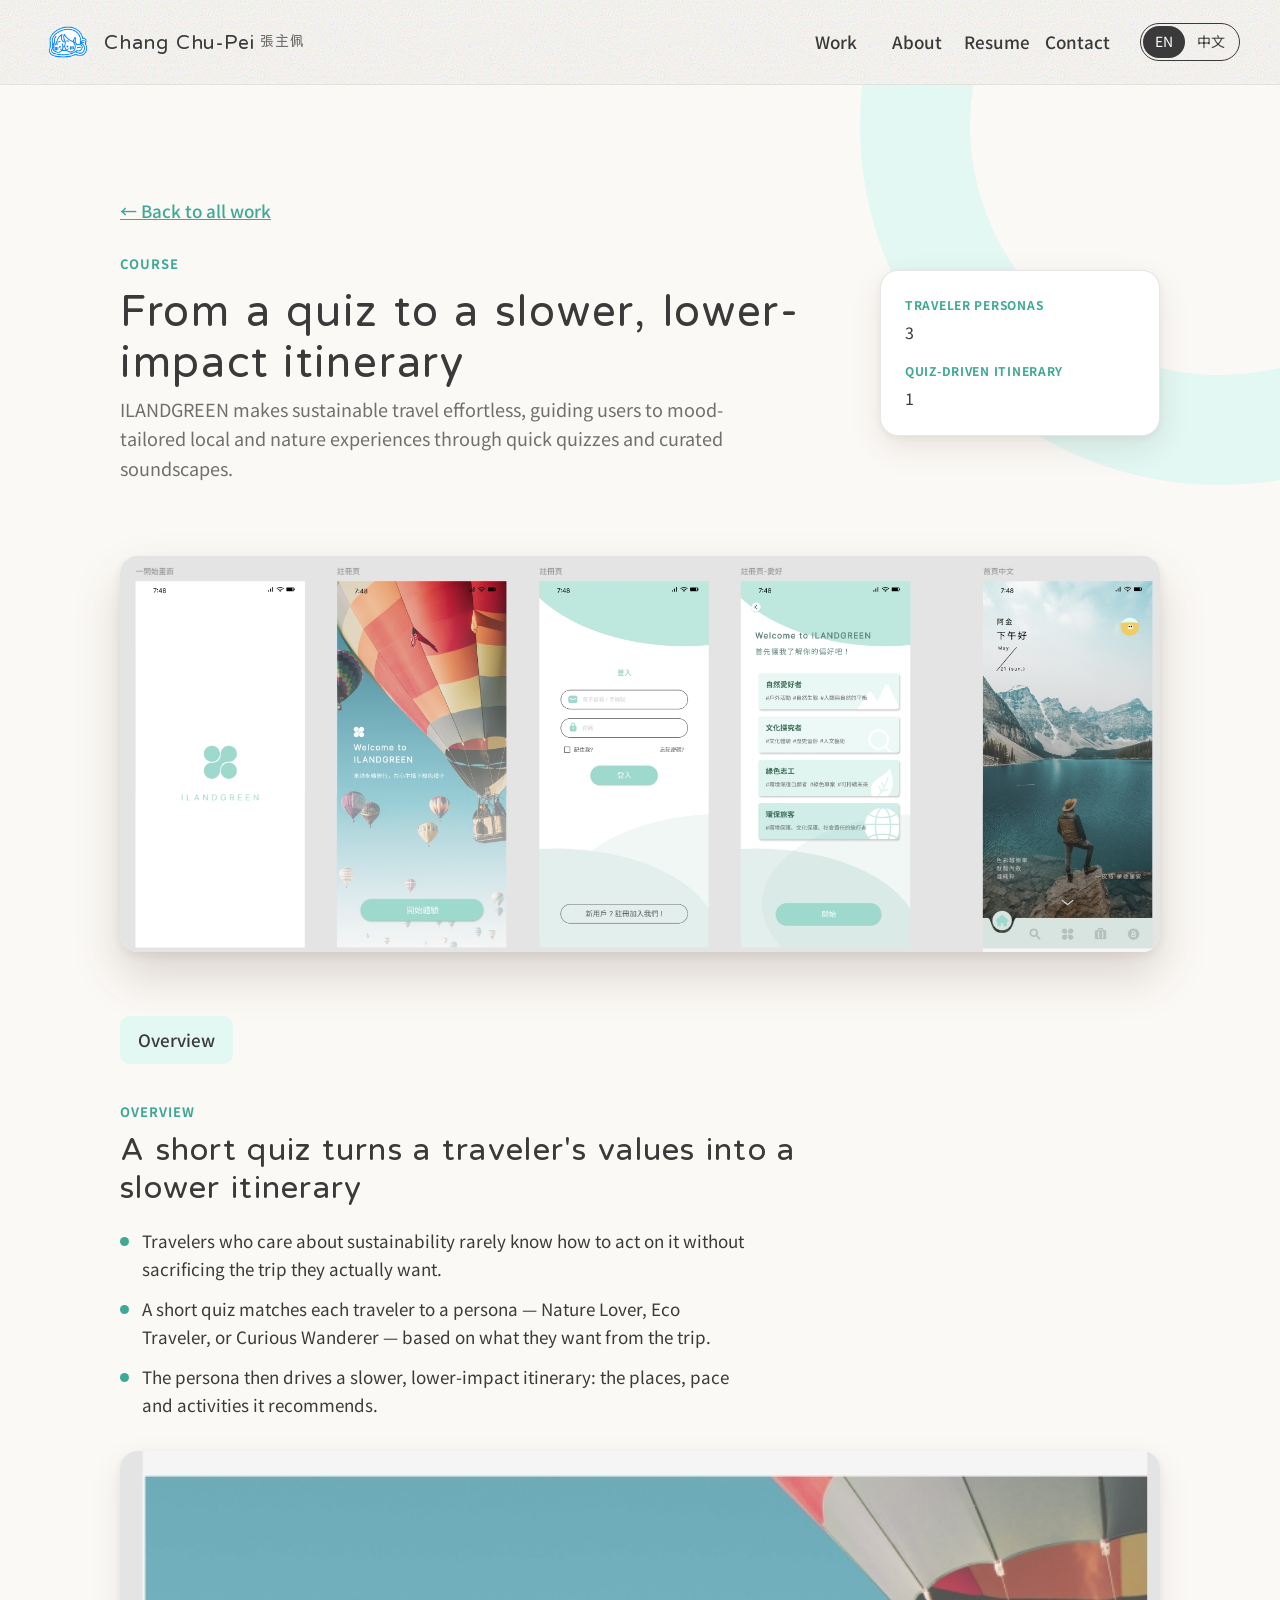
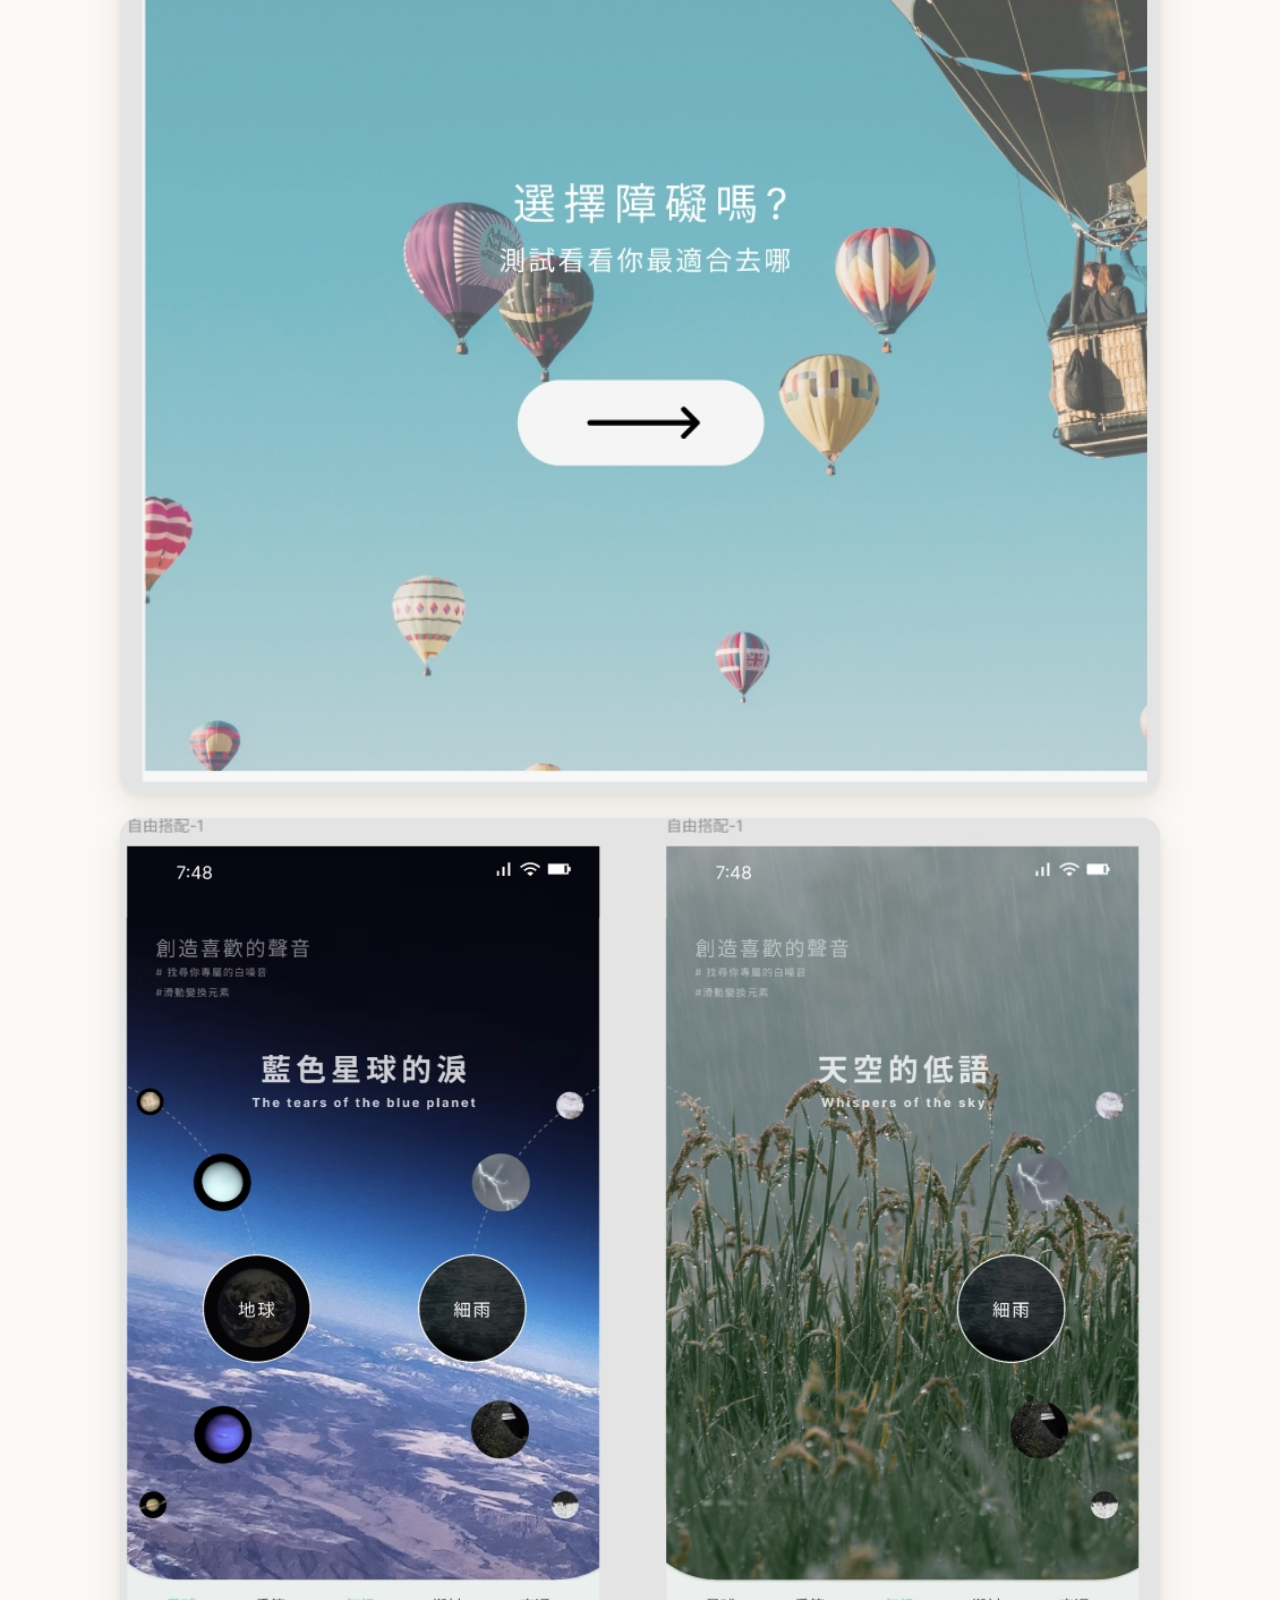
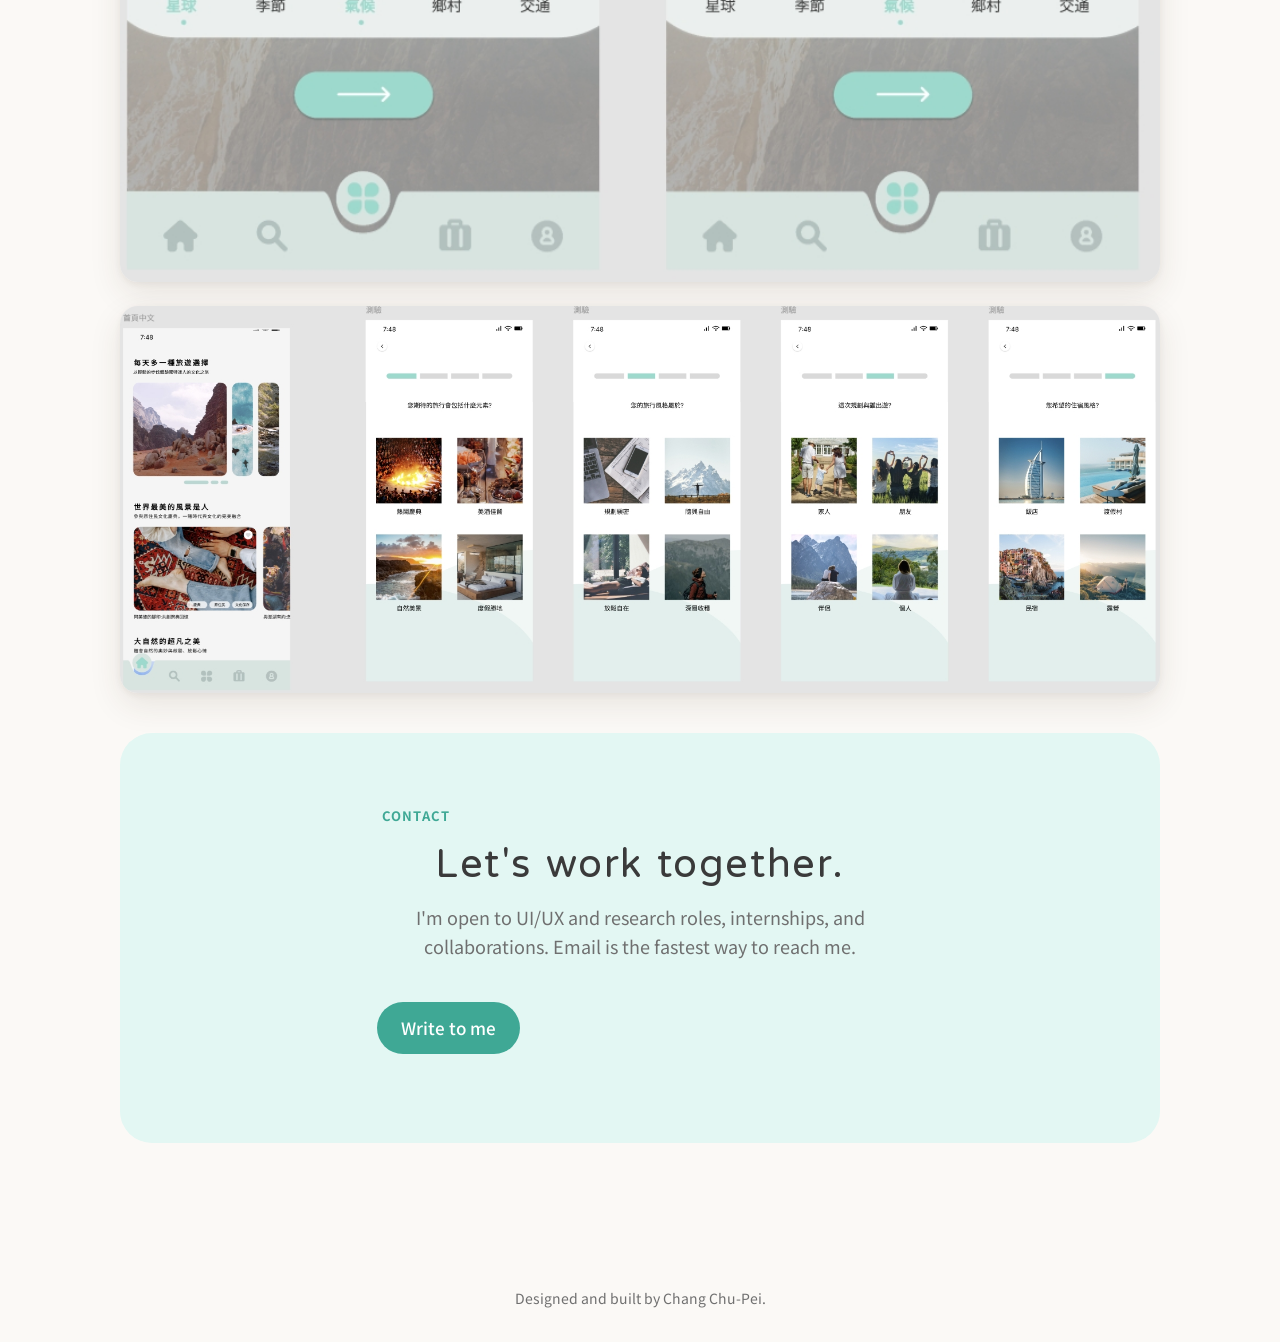
<file: work/ilandgreen/index.html>
<!DOCTYPE html>
<html lang="en">
<head>
  <meta charset="utf-8">
  <meta name="viewport" content="width=device-width, initial-scale=1">
  <title>ILANDGREEN 島嶼綠, a case study by Chang Chu-Pei</title>
  <meta name="description" content="ILANDGREEN: a sustainable travel companion app. UX design by Chang Chu-Pei.">
  <link rel="icon" type="image/png" href="../../img/site/favicon-transparent.png">
  <link rel="preconnect" href="https://fonts.gstatic.com" crossorigin>
  <link href="https://fonts.googleapis.com/css2?family=Huninn&family=Noto+Sans+TC:wght@400;500&display=swap" rel="stylesheet">
  <link rel="stylesheet" href="../../css/style.css">
</head>
<body data-root="../../" data-project="ilandgreen">
  <!-- A case-study page. data-project above names the entry in site-text.js that fills this page.
       To add a project: copy this file, change data-project, and add the entry to site-text.js. -->

  <a class="skip" href="#study" data-text="site.skip"></a>

  <!-- The top bar and the footer are drawn by renderChrome() in site.js, so they exist once
       for the whole site rather than four times. Leave these two elements empty. -->
  <header class="topbar"></header>

  <main>
    <section id="study" class="section project">
      <div class="wrap">
        <a class="back" href="../../index.html#work" data-text="site.backToWork"></a>

        <!-- The hero: an eyebrow (the badge), the project's headline and blurb, and its stats card. -->
        <div class="case-hero">
          <div>
            <p class="case-eyebrow" id="case-badge"></p>
            <h1 id="case-headline"></h1>
            <p class="lead" id="case-blurb"></p>
          </div>
          <dl class="case-meta" id="case-meta"></dl>
        </div>

        <figure class="cover"><img id="cover" alt=""></figure>

        <!-- The phases, one after another. The links glide to each one. -->
        <nav class="phase-nav" id="phase-nav"></nav>
        <div id="phases"></div>

        <!-- The closing call to action, reusing the site's own contact copy. -->
        <div class="case-cta">
          <p class="case-eyebrow" data-text="site.nav.contact"></p>
          <h2 data-text="contact.title"></h2>
          <p class="lead" data-text="contact.body"></p>
          <p class="actions">
            <a class="button" href="../../index.html#contact" data-text="contact.button"></a>
          </p>
        </div>
      </div>
    </section>
  </main>

  <footer></footer>

  <script src="../../site-text.js"></script>
  <script src="../../js/site.js"></script>
  <script src="../../js/page-project.js"></script>
</body>
</html>
</file>
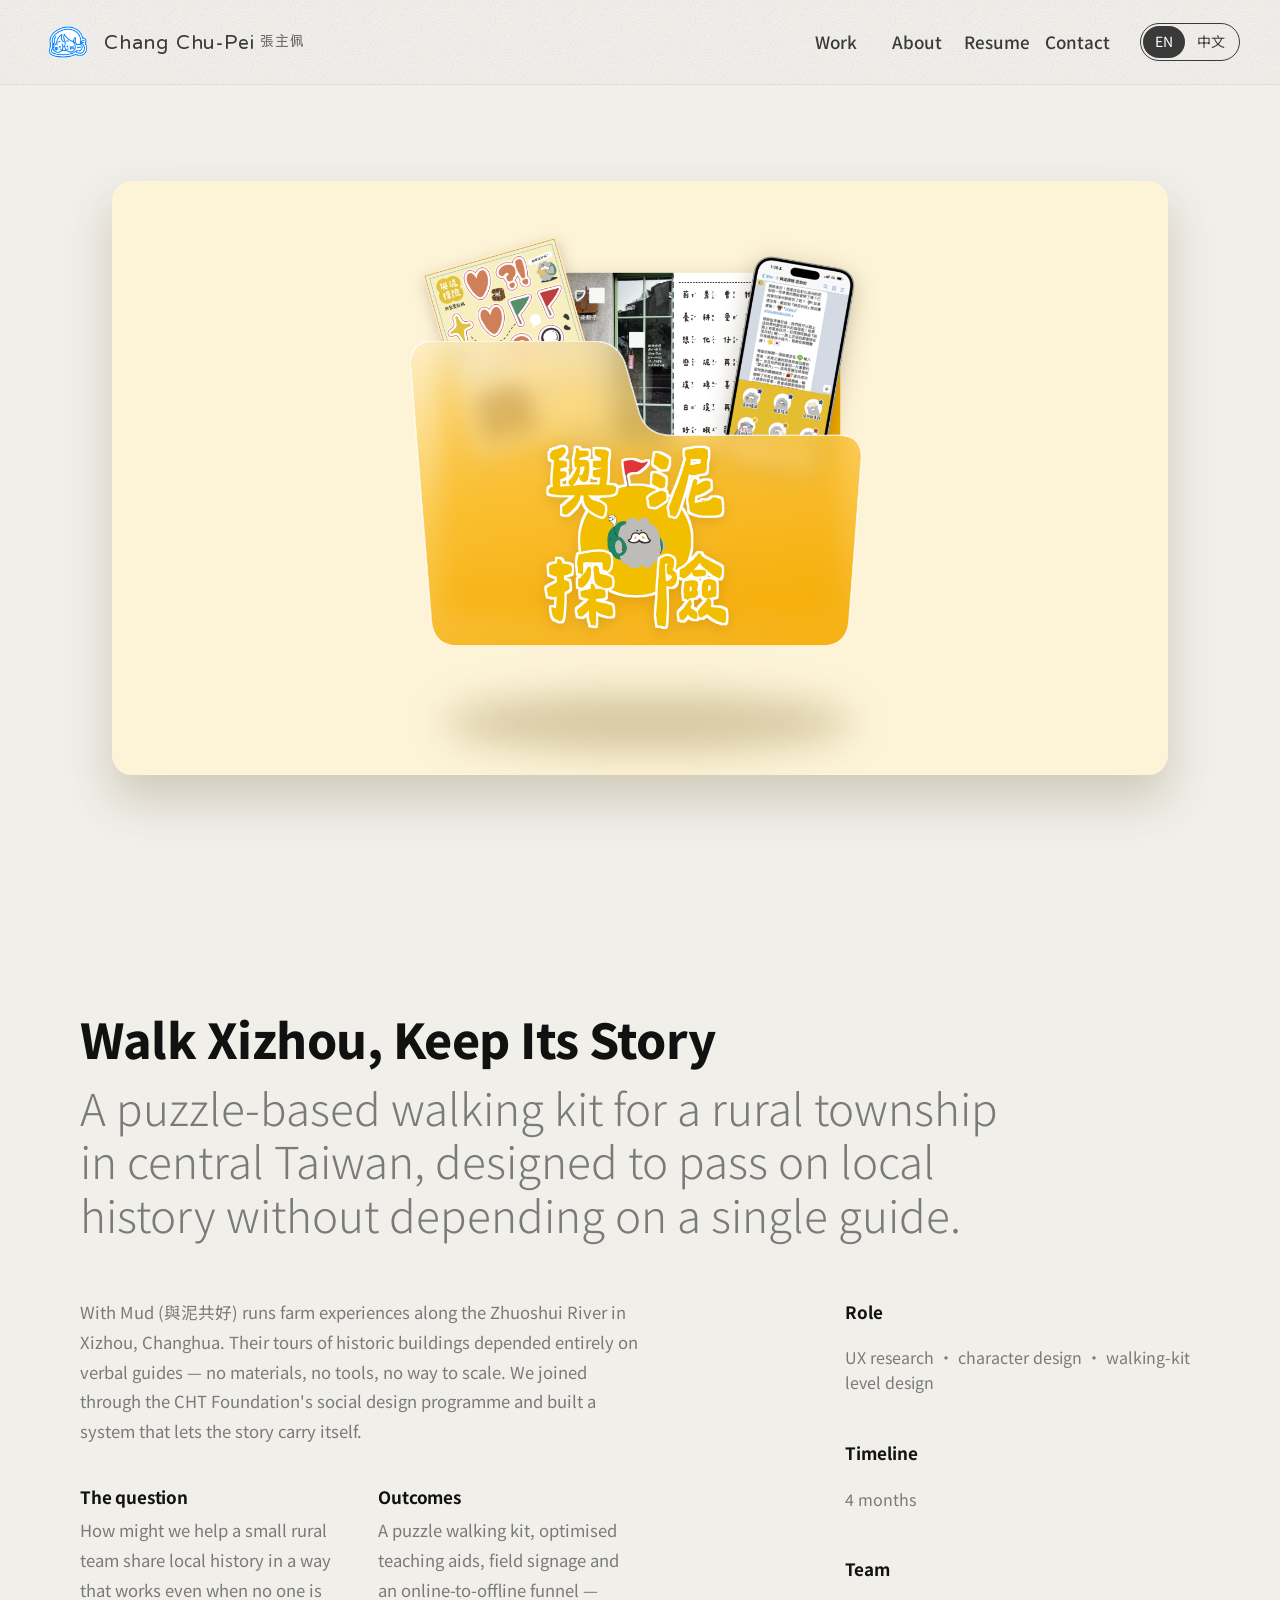
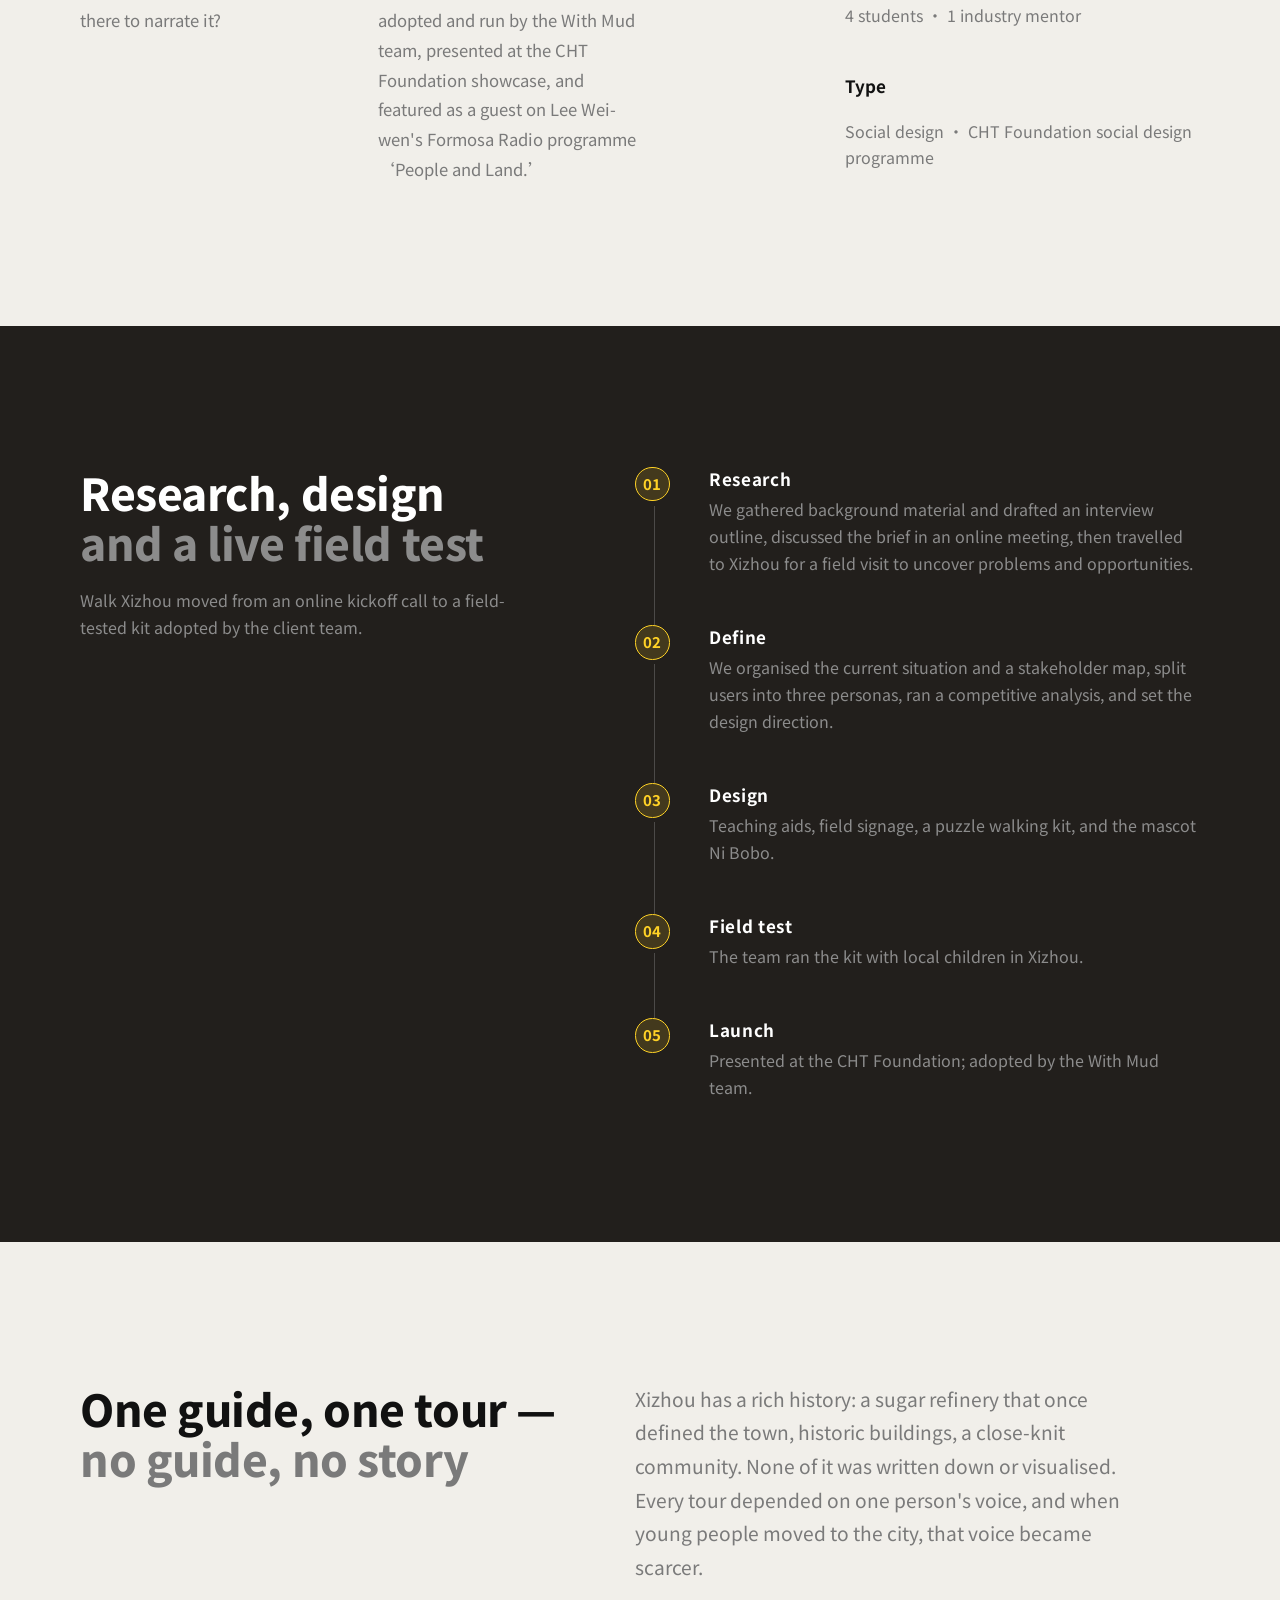
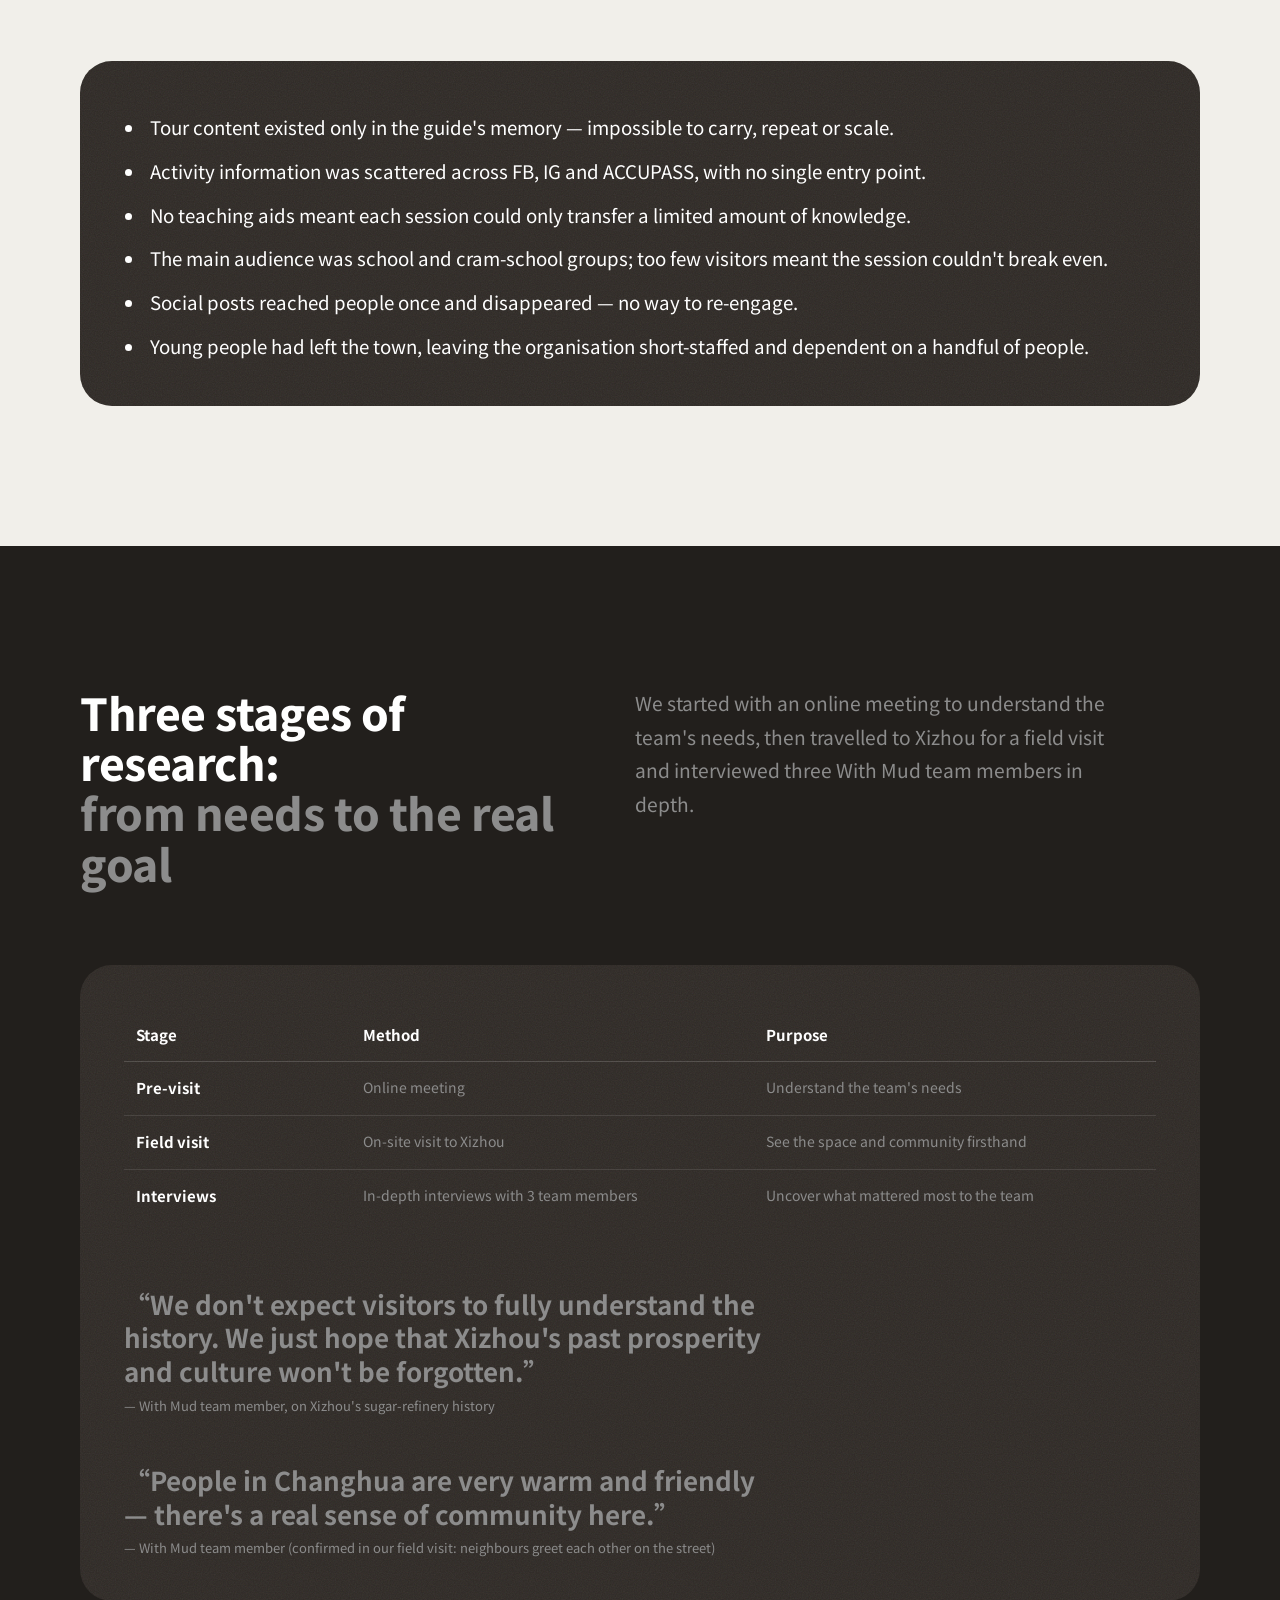
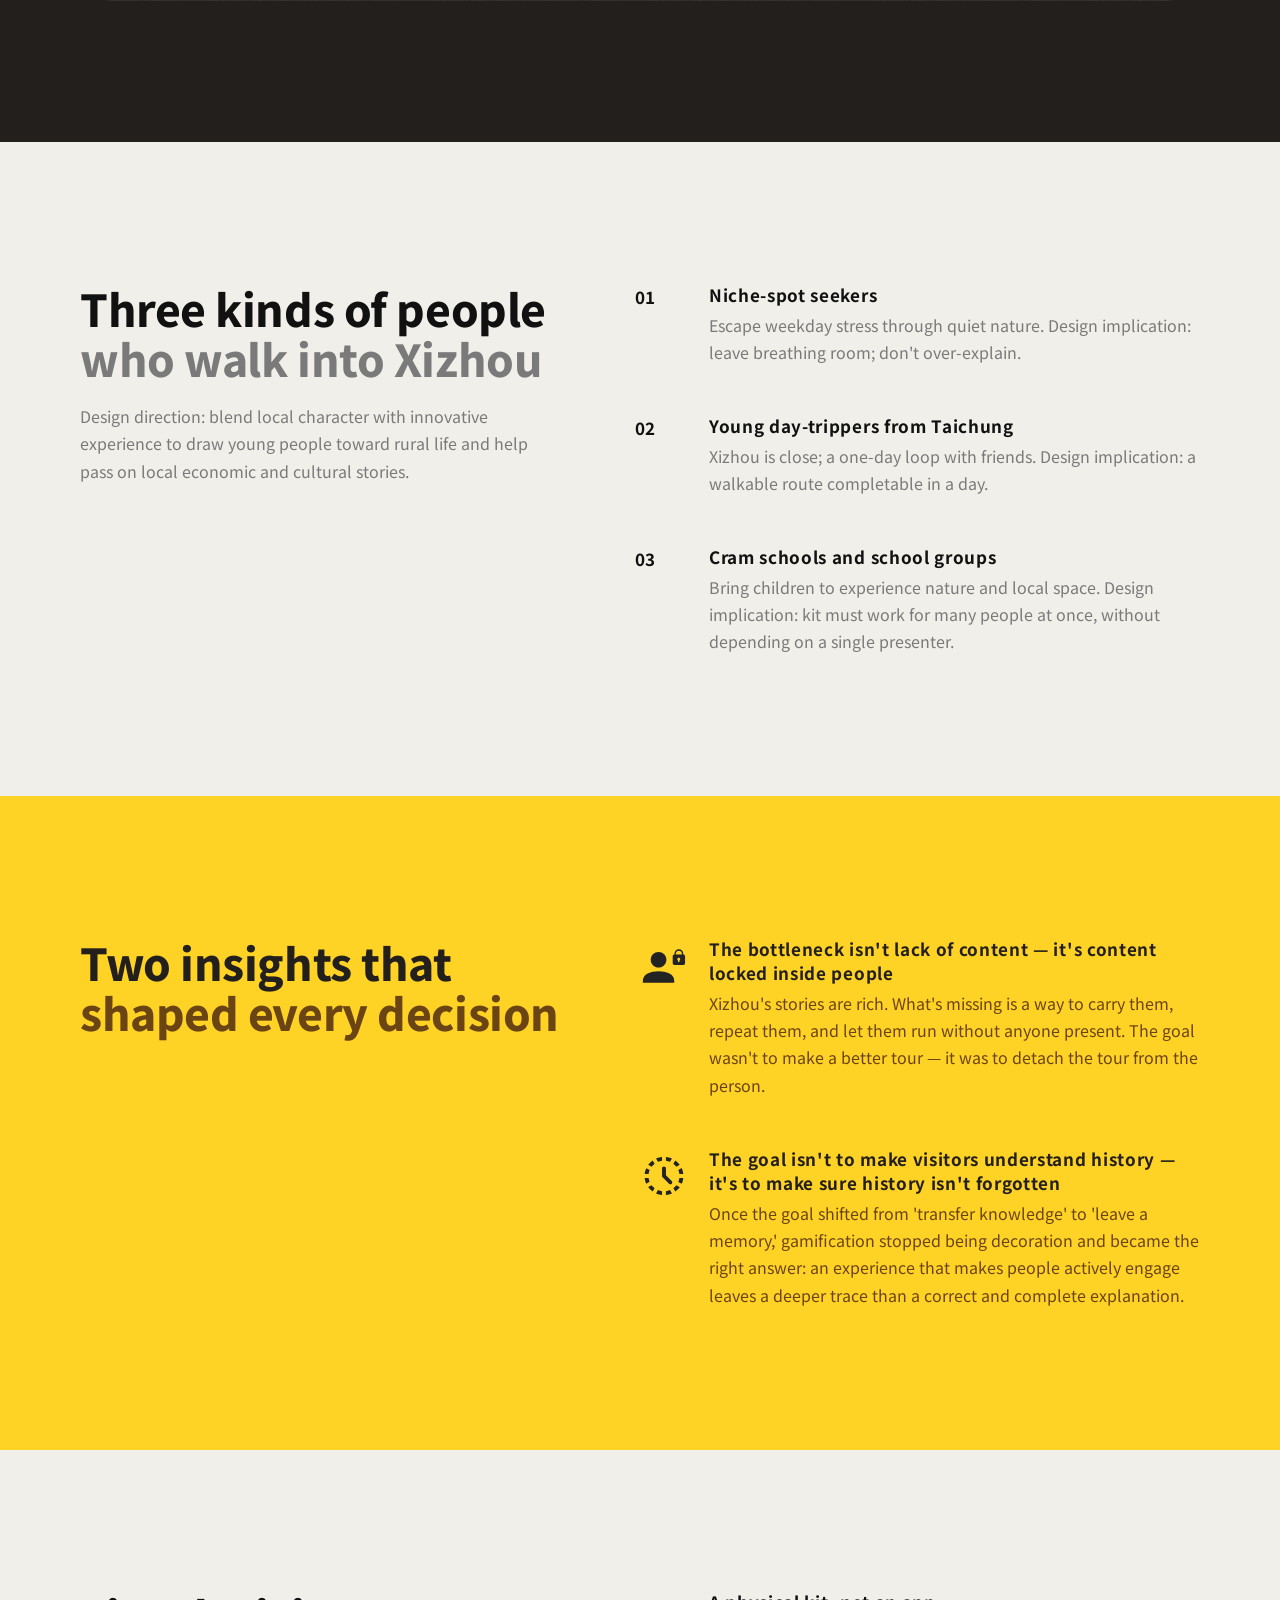
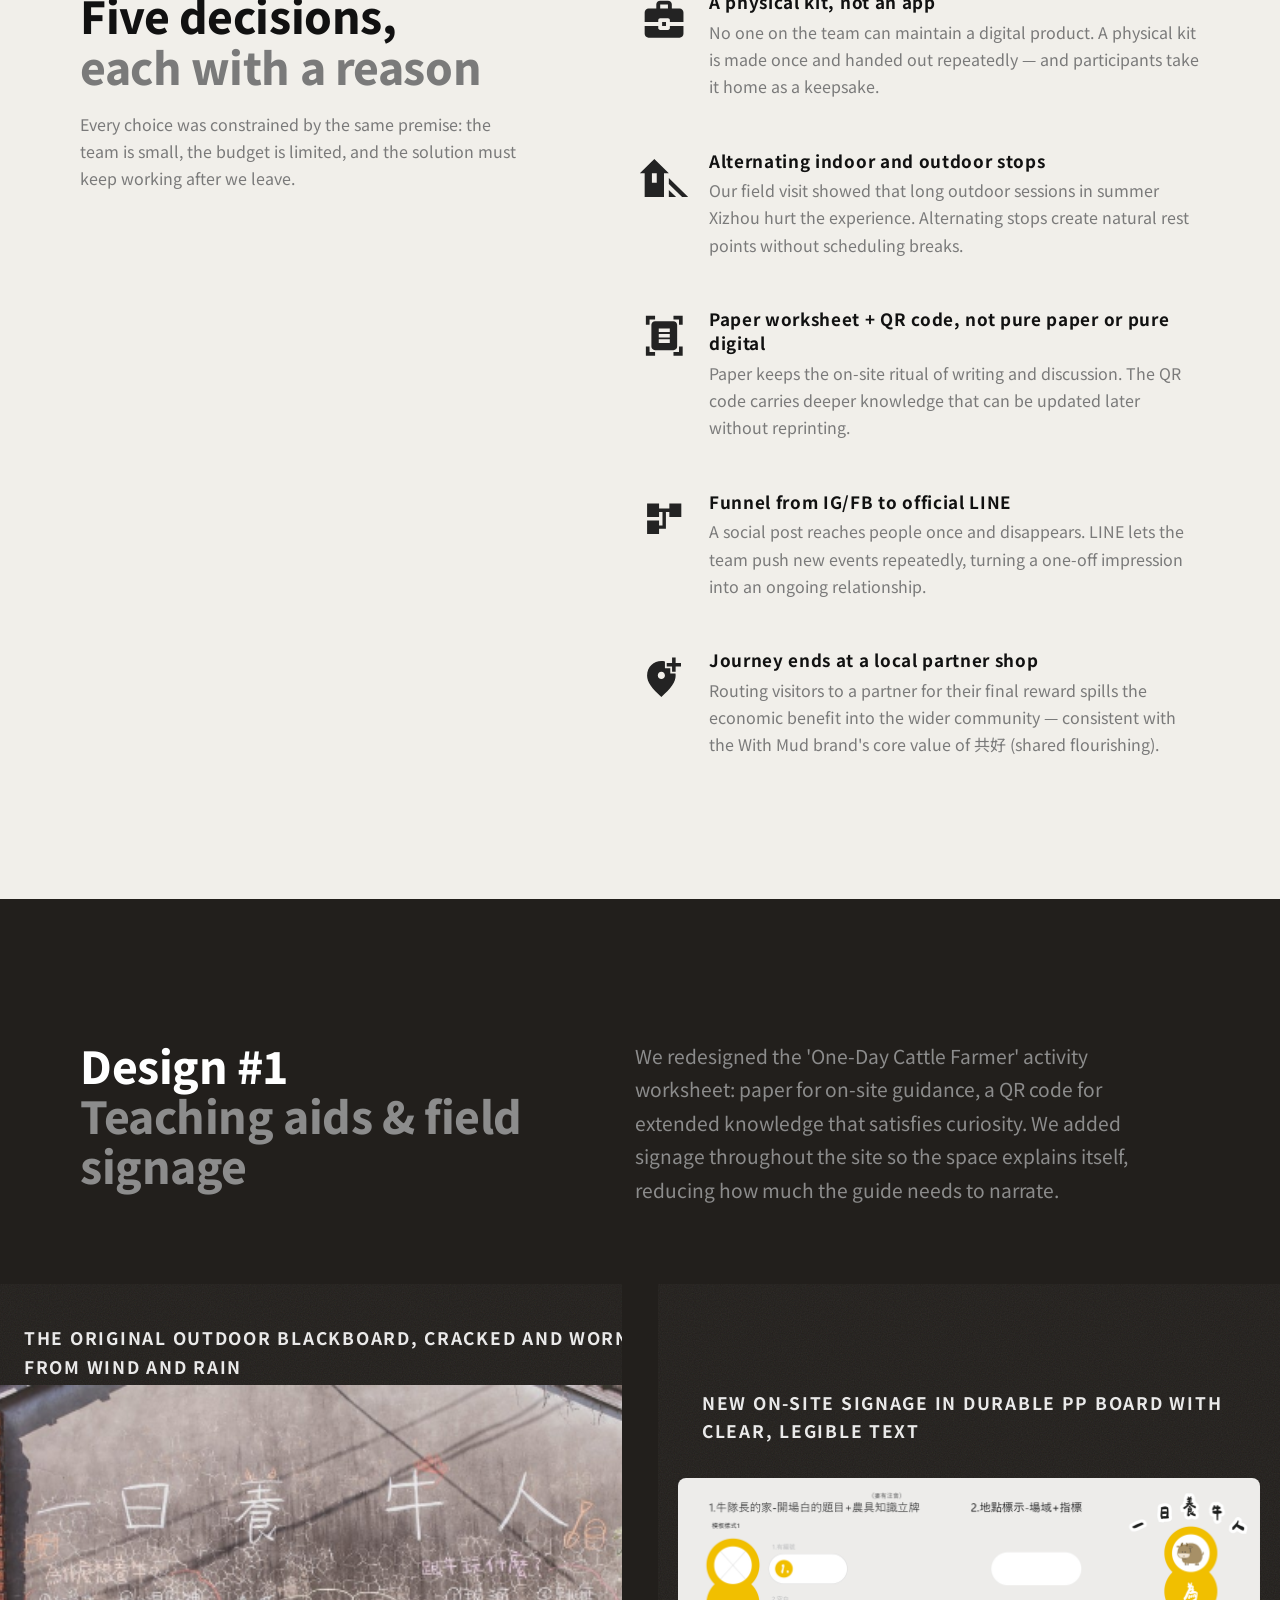
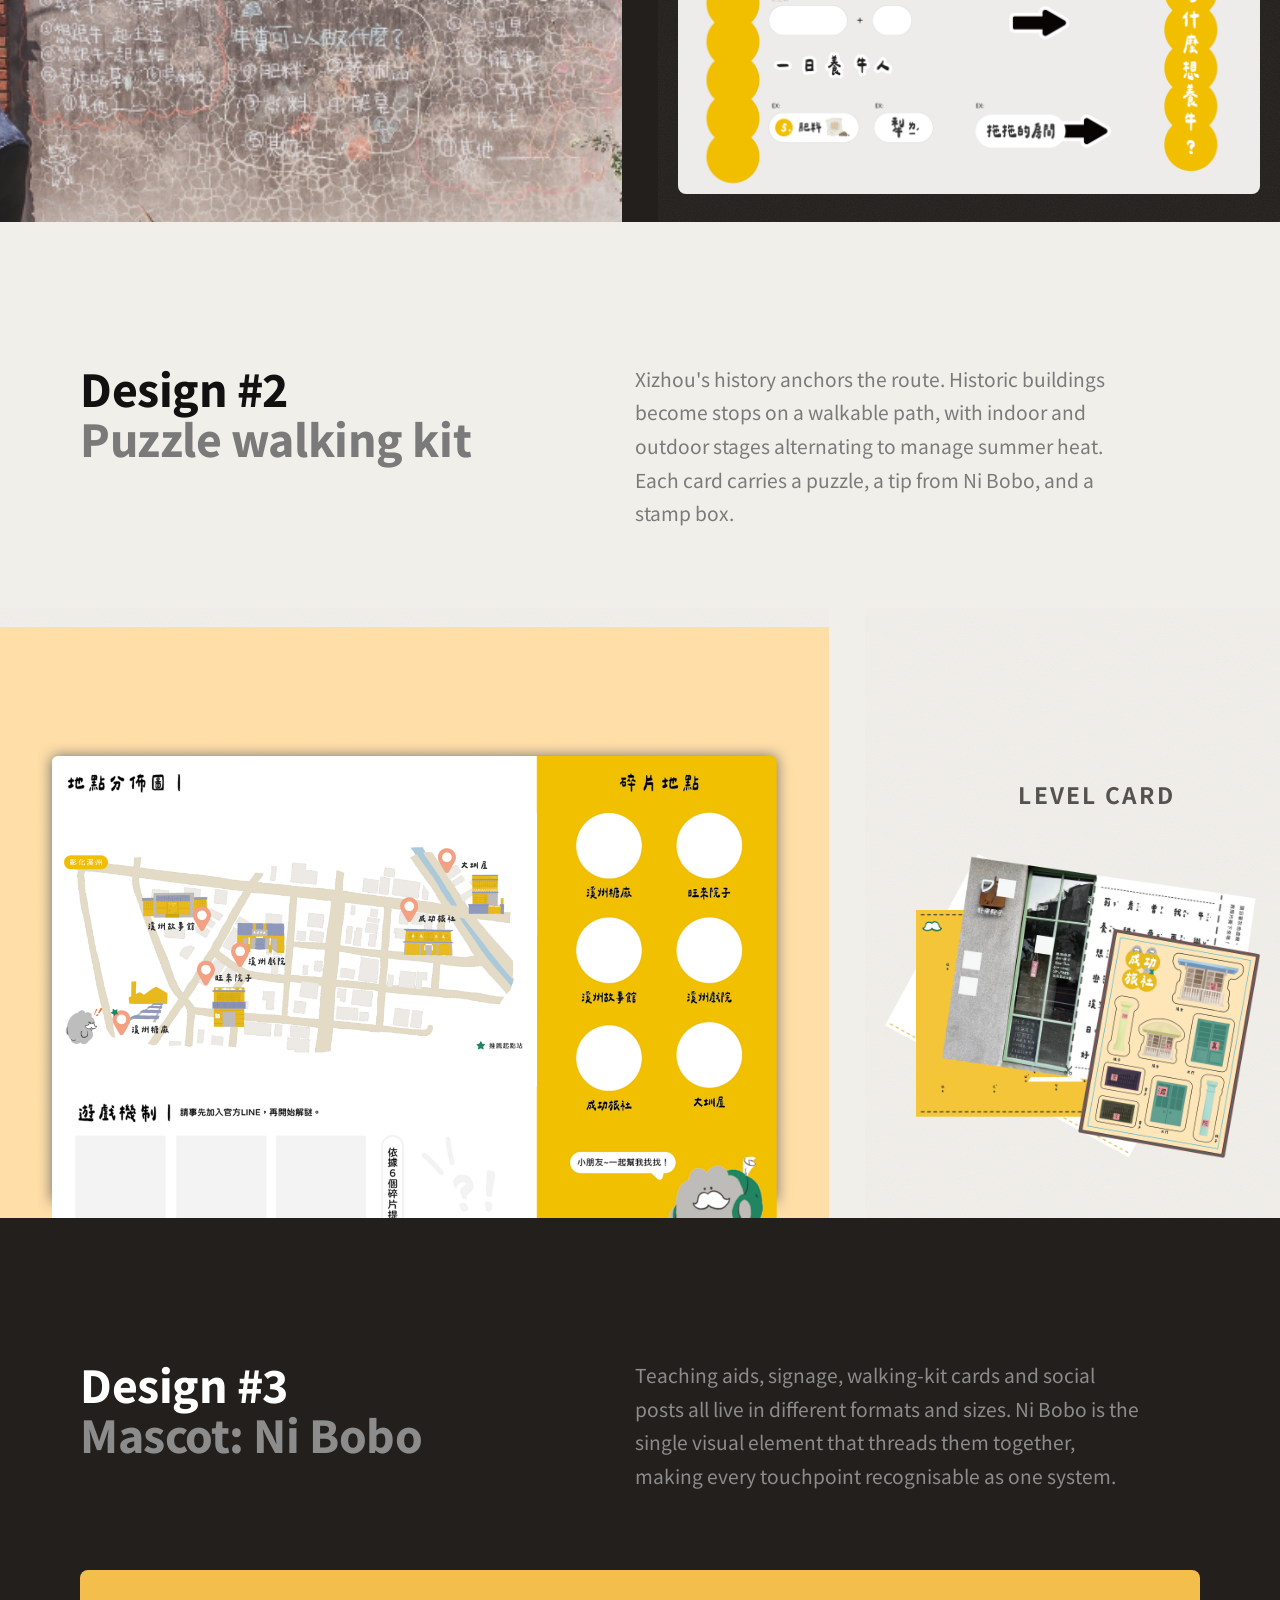
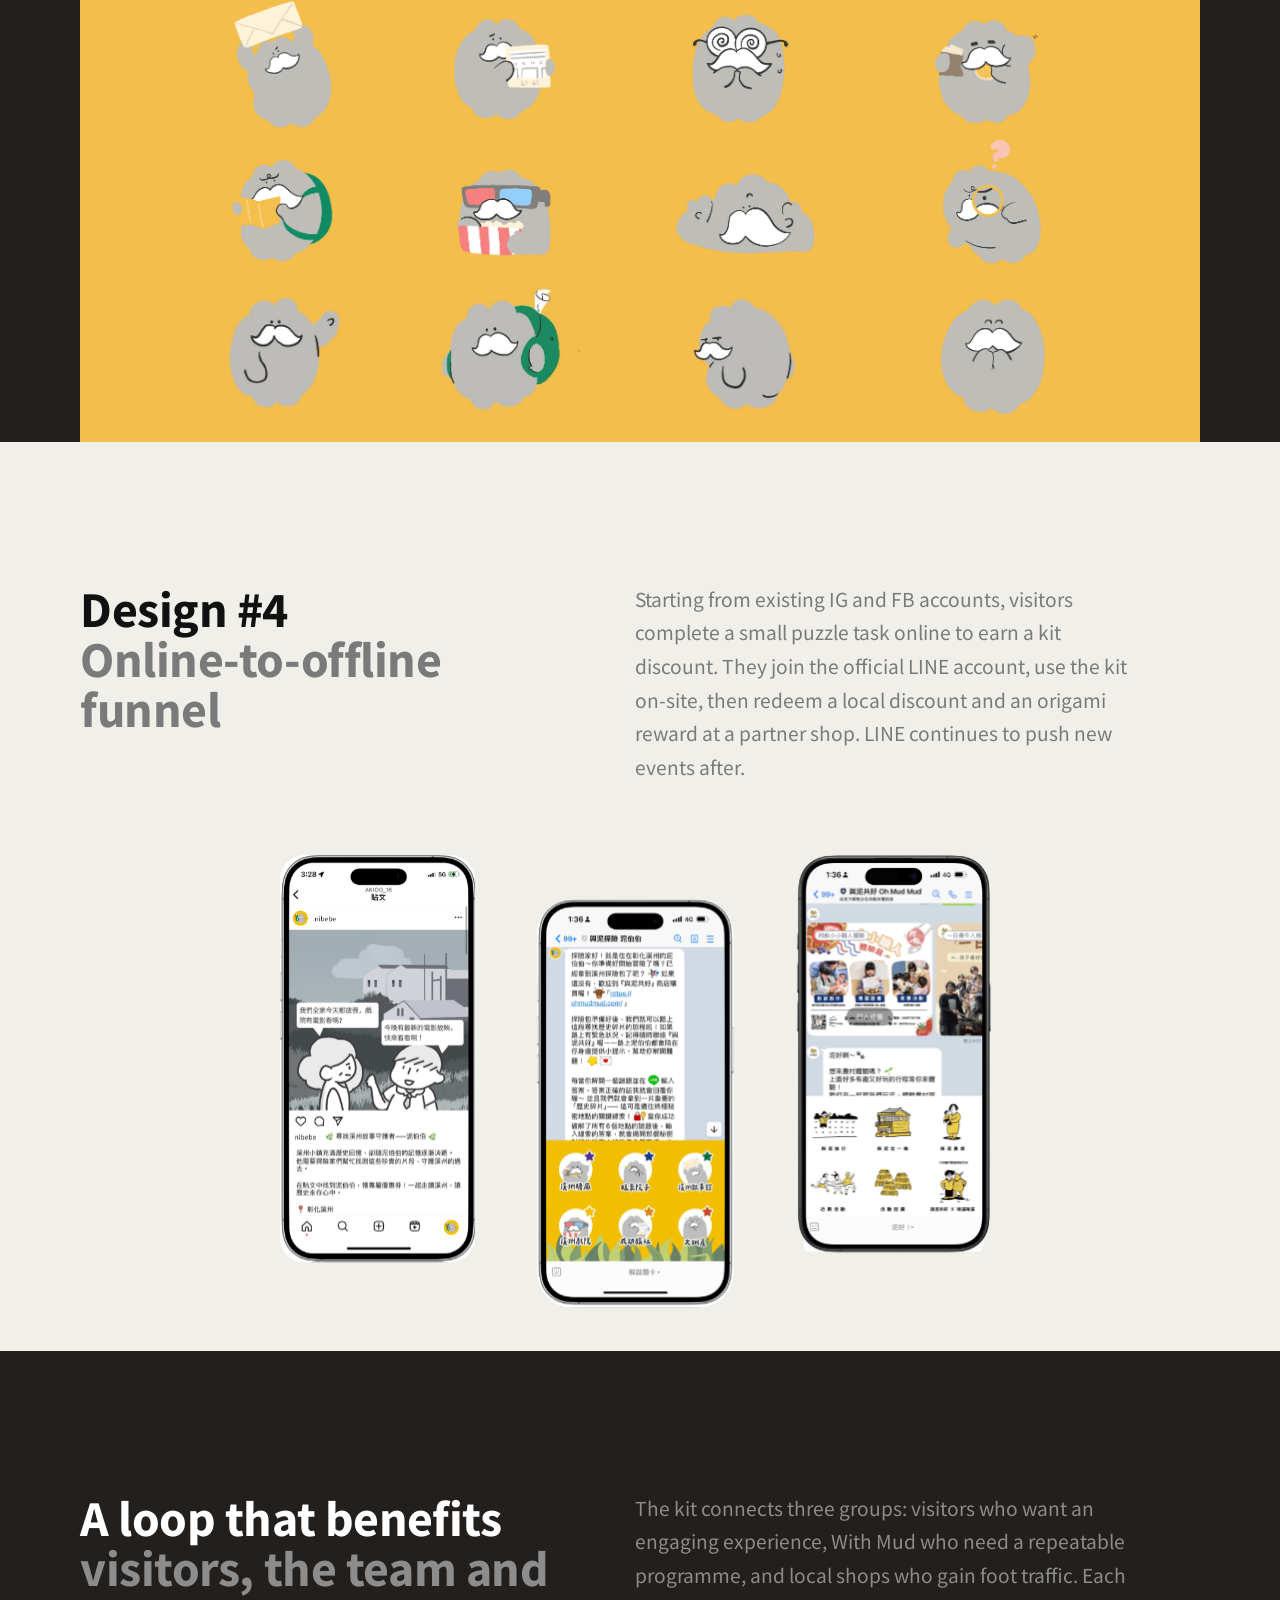
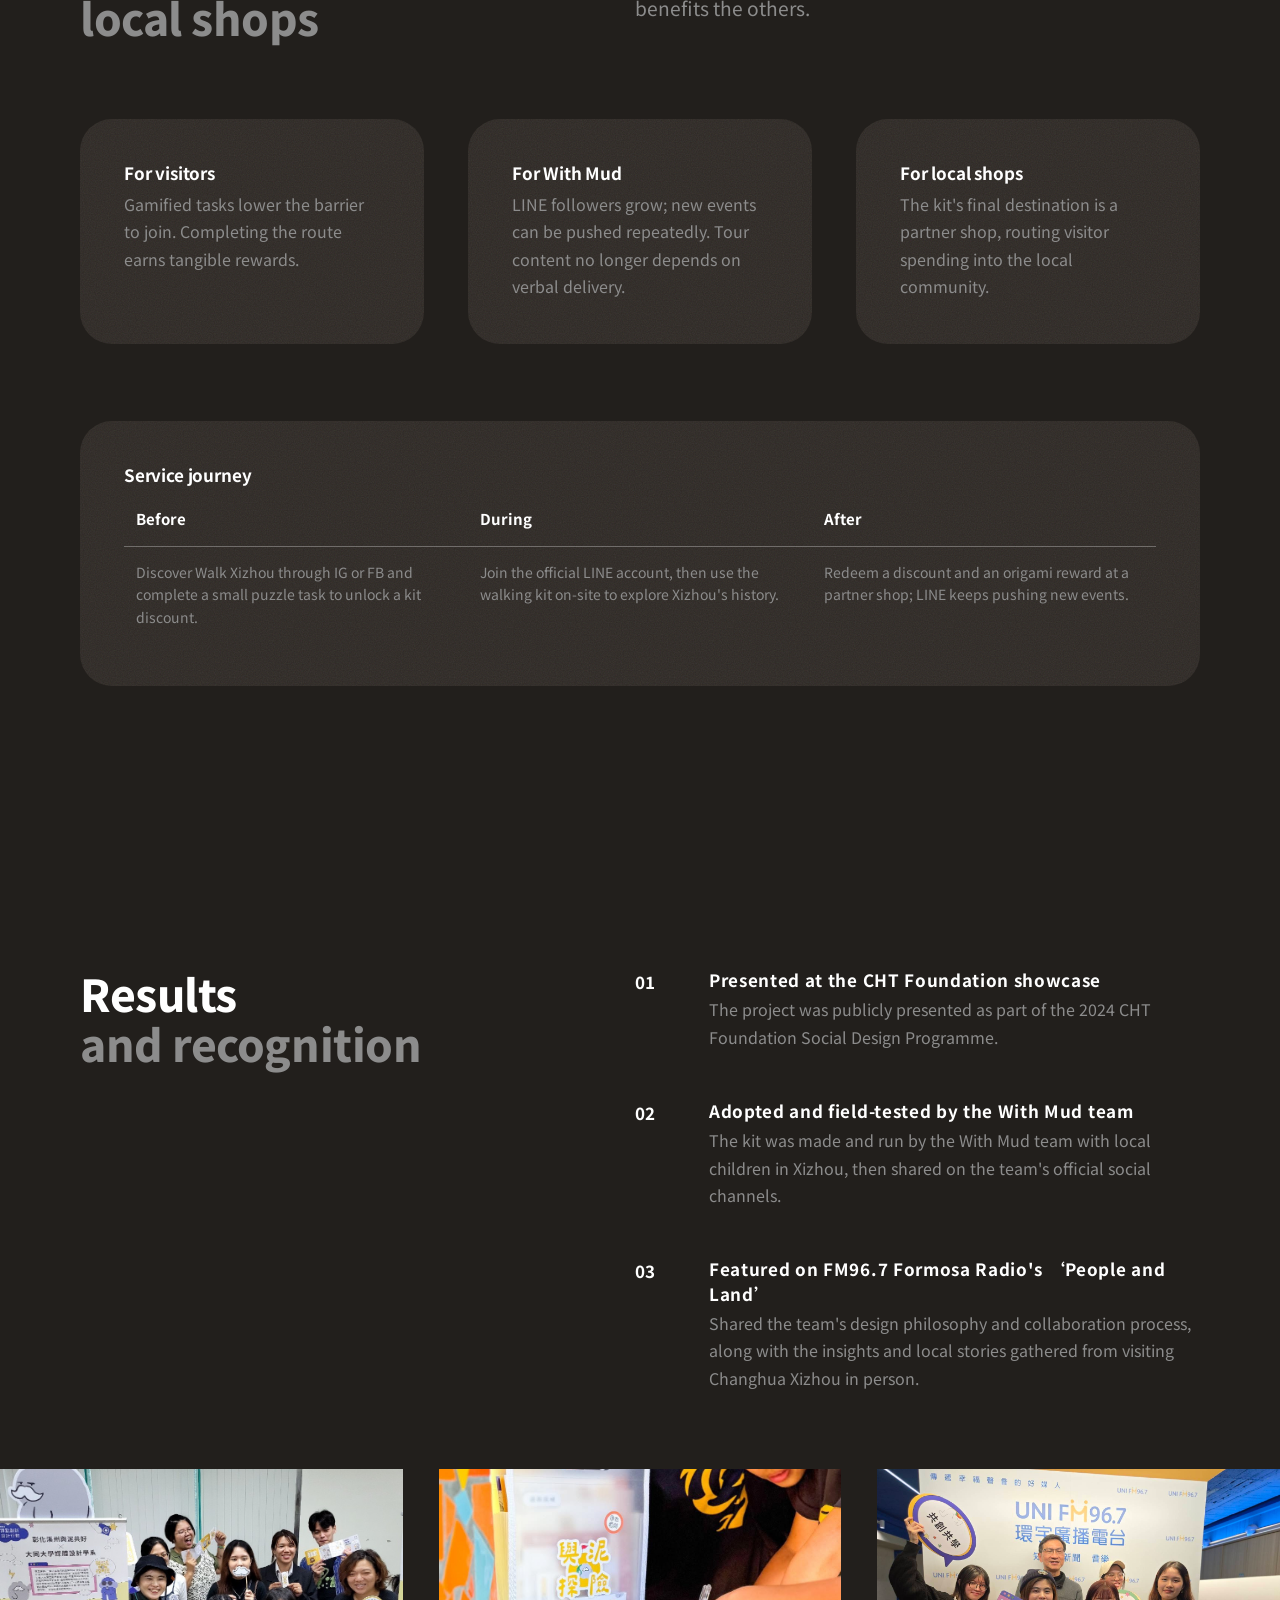
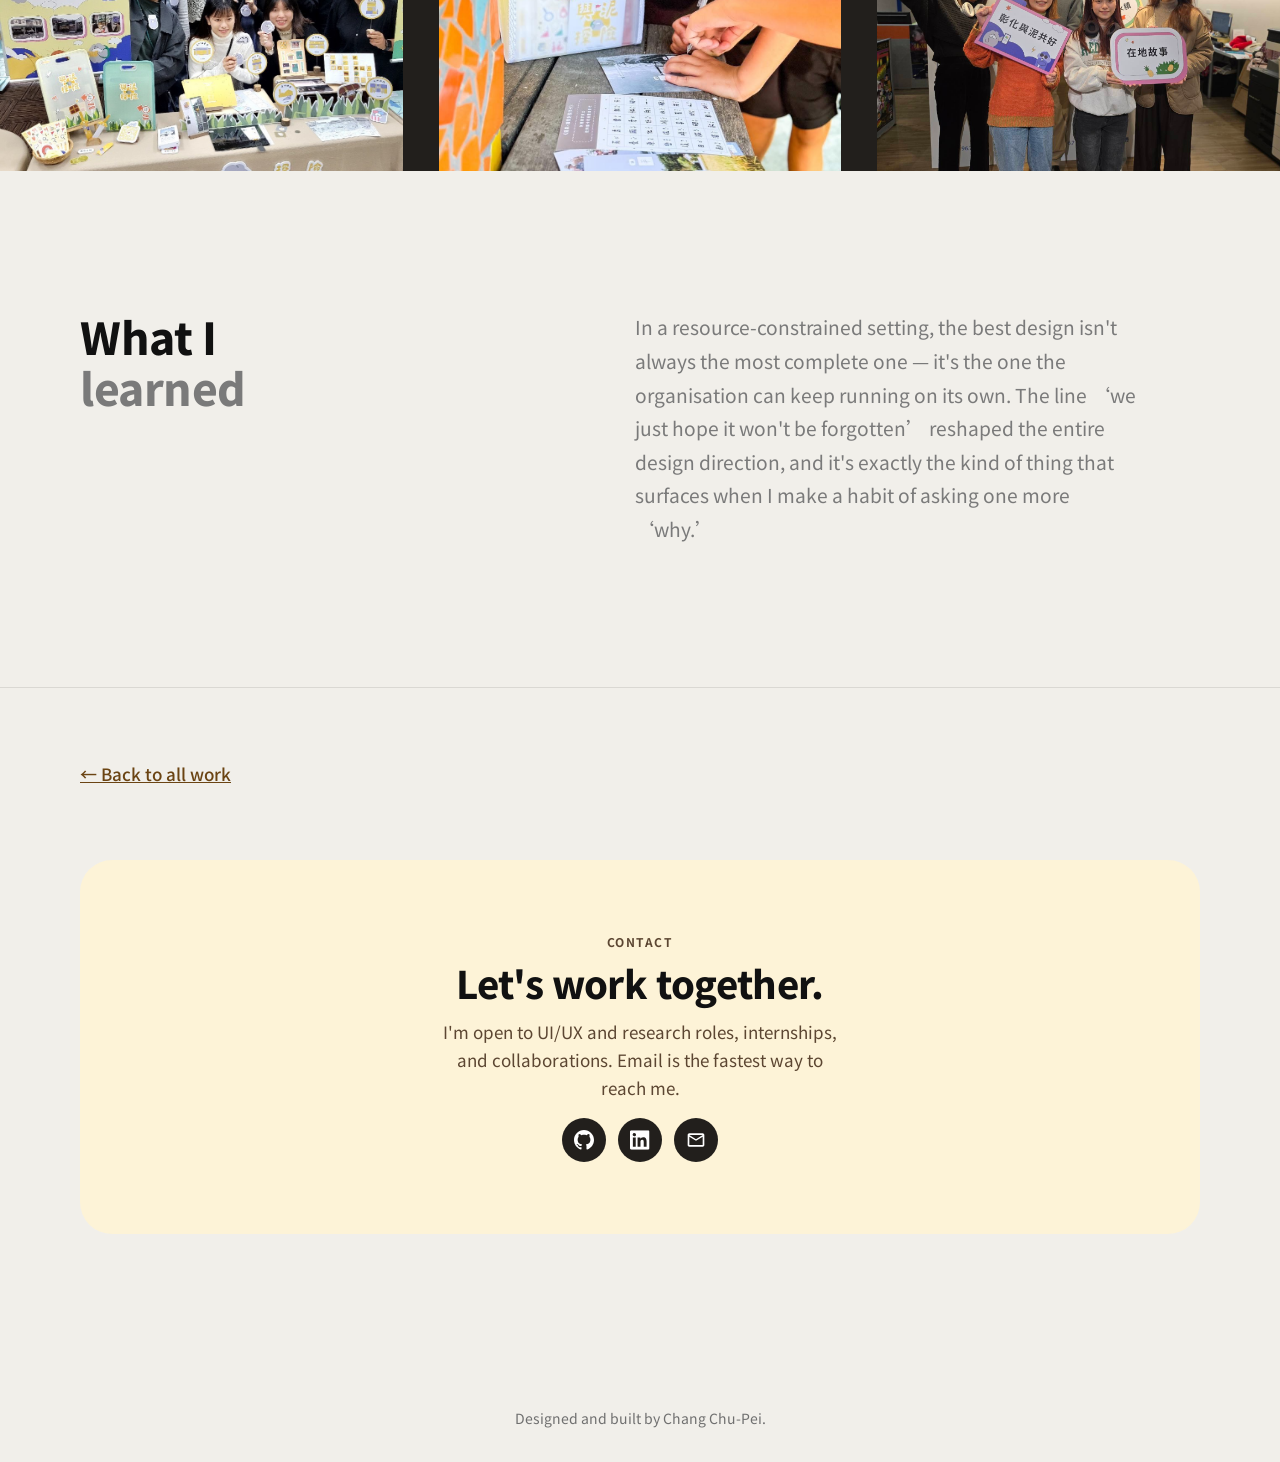
<file: work/xizhou/index.html>
<!DOCTYPE html>
<html lang="en">
<head>
  <meta charset="utf-8">
  <meta name="viewport" content="width=device-width, initial-scale=1">
  <title>Walk Xizhou, Keep Its Story — Social Design Case Study</title>
  <meta name="description" content="Walk Xizhou is a puzzle-based walking kit for a rural township in central Taiwan, designed with With Mud (與泥共好) through the CHT Foundation's social design programme to pass on local history without depending on a single guide.">
  <link rel="icon" type="image/png" href="../../img/site/favicon-transparent.png">
  <link rel="preconnect" href="https://fonts.gstatic.com" crossorigin>
  <link href="https://fonts.googleapis.com/css2?family=Huninn&family=Noto+Sans+TC:wght@400;500;700;900&display=swap" rel="stylesheet">
  <link rel="stylesheet" href="../../css/style.css">
  <link rel="stylesheet" href="../../css/editorial.css">
</head>
<body data-root="../../" data-project="xizhou" class="cs-xizhou">
  <!-- The Walk Xizhou case study. Same pattern as work/feetmine/index.html: the sections below are written
       out here, every word comes from content.xizhou (data-text), and css/editorial.css does the styling,
       scoped under .cs-xizhou so the rest of the site is untouched. xizhou.js fills the eleven
       repeating lists — process, quotes, insights, the photo panels — into the empty ids below. -->

  <a class="skip" href="#intro" data-text="site.skip"></a>

  <!-- The top bar and the footer are drawn by renderChrome() in site.js, so they exist once
       for the whole site rather than four times. Leave these two elements empty. -->
  <header class="topbar"></header>

  <main>

    <!-- ---------- Hero: the finished banner artwork, centred on its own colour band ---------- -->
    <div class="fm-hero">
      <img class="fm-hero-img" src="img/xizhoubanner.png" data-alt="xizhou.hero.alt" alt="">
    </div>

    <!-- ---------- Intro ---------- -->
    <section id="intro" class="fm-sec fm-light" aria-labelledby="intro-title">
      <div class="fm-wrap">
        <h1 id="intro-title" class="fm-title" data-text="xizhou.intro.title"></h1>
        <p class="fm-subtitle" data-text="xizhou.intro.subtitle"></p>
        <div class="fm-intro-grid">
          <div class="fm-intro-col">
            <p class="fm-body" data-text="xizhou.intro.body"></p>
            <div class="fm-intro-pair">
              <div>
                <h2 class="fm-label" data-text="xizhou.intro.problemLabel"></h2>
                <p data-text="xizhou.intro.problem"></p>
              </div>
              <div>
                <h2 class="fm-label" data-text="xizhou.intro.outcomeLabel"></h2>
                <p data-text="xizhou.intro.outcome"></p>
              </div>
            </div>
          </div>
          <dl class="fm-meta">
            <dt data-text="xizhou.intro.meta.roleLabel"></dt><dd data-text="xizhou.intro.meta.role"></dd>
            <dt data-text="xizhou.intro.meta.timelineLabel"></dt><dd data-text="xizhou.intro.meta.timeline"></dd>
            <dt data-text="xizhou.intro.meta.teamLabel"></dt><dd data-text="xizhou.intro.meta.team"></dd>
            <dt data-text="xizhou.intro.meta.typeLabel"></dt><dd data-text="xizhou.intro.meta.type"></dd>
          </dl>
        </div>
      </div>
    </section>

    <!-- ---------- Process: xizhou.js fills #fm-process from content.xizhou.process.steps ---------- -->
    <section class="fm-sec fm-dark" aria-labelledby="process-title">
      <div class="fm-wrap fm-split">
        <div>
          <h2 id="process-title" class="fm-h2">
            <span data-text="xizhou.process.line1"></span>
            <span class="fm-h2-soft" data-text="xizhou.process.line2"></span>
          </h2>
          <p class="fm-note" data-text="xizhou.process.lead"></p>
        </div>
        <ol class="fm-numlist fm-numlist--timeline" id="fm-process"></ol>
      </div>
    </section>

    <!-- ---------- The problem: one guide, one story ---------- -->
    <section class="fm-sec fm-light" aria-labelledby="problem-title">
      <div class="fm-wrap fm-split">
        <div>
          <h2 id="problem-title" class="fm-h2">
            <span data-text="xizhou.problem.line1"></span>
            <span class="fm-h2-soft" data-text="xizhou.problem.line2"></span>
          </h2>
        </div>
        <p class="fm-lead" data-text="xizhou.problem.lead"></p>
      </div>
      <div class="fm-wrap">
        <div class="fm-card">
          <!-- A real list, not one <p> with <br> — site-text.js strings stay text-only site-wide. -->
          <ul class="fm-note fm-bullet-list" id="fm-problem-points"></ul>
        </div>
      </div>
    </section>

    <!-- ---------- Research: three stages, a table, and two field quotes ---------- -->
    <section class="fm-sec fm-dark" aria-labelledby="research-title">
      <div class="fm-wrap fm-split">
        <div>
          <h2 id="research-title" class="fm-h2">
            <span data-text="xizhou.research.line1"></span>
            <span class="fm-h2-soft" data-text="xizhou.research.line2"></span>
          </h2>
        </div>
        <p class="fm-lead" data-text="xizhou.research.lead"></p>
      </div>
      <div class="fm-wrap">
        <div class="fm-card">
          <!-- fm-table--stage narrows the first column for a row label (Stage); the business
               table below stays plain .fm-table so its three columns split evenly. -->
          <div class="fm-table-scroll" tabindex="0" role="region" aria-labelledby="research-title">
            <table class="fm-table fm-table--stage">
              <caption class="fm-sr" data-text="xizhou.research.tableCaption"></caption>
              <thead>
                <tr>
                  <th scope="col" data-text="xizhou.research.tableStage"></th>
                  <th scope="col" data-text="xizhou.research.tableMethod"></th>
                  <th scope="col" data-text="xizhou.research.tablePurpose"></th>
                </tr>
              </thead>
              <tbody id="fm-stages"></tbody>
            </table>
          </div>
          <div id="fm-quotes"></div>
        </div>
      </div>
    </section>

    <!-- ---------- Who walks into Xizhou ---------- -->
    <section class="fm-sec fm-light" aria-labelledby="users-title">
      <div class="fm-wrap fm-split">
        <div>
          <h2 id="users-title" class="fm-h2">
            <span data-text="xizhou.users.line1"></span>
            <span class="fm-h2-soft" data-text="xizhou.users.line2"></span>
          </h2>
          <p class="fm-note" data-text="xizhou.users.lead"></p>
        </div>
        <ol class="fm-numlist" id="fm-users"></ol>
      </div>
    </section>

    <!-- ---------- The two insights that shaped every decision ---------- -->
    <section class="fm-sec fm-orange" aria-labelledby="insights-title">
      <div class="fm-wrap fm-split">
        <div>
          <h2 id="insights-title" class="fm-h2">
            <span data-text="xizhou.insights.line1"></span>
            <span class="fm-h2-soft" data-text="xizhou.insights.line2"></span>
          </h2>
        </div>
        <ol class="fm-numlist fm-numlist--icons-lg" id="fm-insights"></ol>
      </div>
    </section>

    <!-- ---------- Five design decisions, each with a reason ---------- -->
    <section class="fm-sec fm-light" aria-labelledby="decisions-title">
      <div class="fm-wrap fm-split">
        <div>
          <h2 id="decisions-title" class="fm-h2">
            <span data-text="xizhou.decisions.line1"></span>
            <span class="fm-h2-soft" data-text="xizhou.decisions.line2"></span>
          </h2>
          <p class="fm-note" data-text="xizhou.decisions.lead"></p>
        </div>
        <ol class="fm-numlist fm-numlist--icons-lg" id="fm-decisions"></ol>
      </div>
    </section>

    <!-- ---------- Design #1: teaching aids & field signage ---------- -->
    <section class="fm-sec fm-feature fm-dark" aria-labelledby="f1-title">
      <div class="fm-wrap fm-split">
        <h2 id="f1-title" class="fm-h2">
          <span data-text="xizhou.features.eyebrow1"></span>
          <span class="fm-h2-soft" data-text="xizhou.features.one.name"></span>
        </h2>
        <p class="fm-lead" data-text="xizhou.features.one.text"></p>
      </div>
      <div class="fm-panels" id="f1-panels" style="--fm-ratio: 1fr 1fr">
        <div class="fm-panel fm-grain" id="f1-photo-panel">
          <p class="fm-panel-label" data-text="xizhou.features.one.panelALabel"></p>
          <div class="fm-full-shot">
            <img src="img/design1-1.svg" data-alt="xizhou.features.one.panelALabel" alt="" loading="lazy">
          </div>
        </div>
        <div class="fm-panel fm-grain">
          <p class="fm-panel-label" data-text="xizhou.features.one.panelBLabel"></p>
          <div class="fm-full-shot">
            <img src="img/design1-2.svg" data-alt="xizhou.features.one.panelBLabel" alt="" loading="lazy">
          </div>
        </div>
      </div>
    </section>

    <!-- ---------- Design #2: puzzle walking kit ---------- -->
    <section class="fm-sec fm-feature fm-light" aria-labelledby="f2-title">
      <div class="fm-wrap fm-split">
        <h2 id="f2-title" class="fm-h2">
          <span data-text="xizhou.features.eyebrow2"></span>
          <span class="fm-h2-soft" data-text="xizhou.features.two.name"></span>
        </h2>
        <p class="fm-lead" data-text="xizhou.features.two.text"></p>
      </div>
      <div class="fm-panels" style="--fm-ratio: 2fr 1fr">
        <div class="fm-panel fm-grain" id="f2-route-panel">
          <p class="fm-panel-label" data-text="xizhou.features.two.panelALabel"></p>
          <div class="fm-full-shot">
            <img src="img/design2-1.jpg" data-alt="xizhou.features.two.panelALabel" alt="" loading="lazy">
          </div>
        </div>
        <div class="fm-panel fm-grain" id="f2-level-panel">
          <p class="fm-panel-label" data-text="xizhou.features.two.panelBLabel"></p>
          <div class="fm-full-shot">
            <img src="img/design2-2.png" data-alt="xizhou.features.two.panelBLabel" alt="" loading="lazy">
          </div>
        </div>
      </div>
    </section>

    <!-- ---------- Design #3: mascot Ni Bobo ---------- -->
    <section class="fm-sec fm-feature fm-dark" aria-labelledby="f3-title">
      <div class="fm-wrap fm-split">
        <h2 id="f3-title" class="fm-h2">
          <span data-text="xizhou.features.eyebrow3"></span>
          <span class="fm-h2-soft" data-text="xizhou.features.three.name"></span>
        </h2>
        <p class="fm-lead" data-text="xizhou.features.three.text"></p>
      </div>
      <!-- design-3.jpg replaces both panels (character sheet, applied-across-materials) with one
           image, same pattern as Feature #4's funnel diagram below. -->
      <div class="fm-wrap">
        <div class="fm-full-shot" id="f3-mascot-shot">
          <img src="img/design-3.jpg" data-alt="xizhou.features.three.alt" alt="" loading="lazy">
        </div>
      </div>
    </section>

    <!-- ---------- Design #4: online-to-offline funnel ---------- -->
    <section class="fm-sec fm-feature fm-light" aria-labelledby="f4-title">
      <div class="fm-wrap fm-split">
        <h2 id="f4-title" class="fm-h2">
          <span data-text="xizhou.features.eyebrow4"></span>
          <span class="fm-h2-soft" data-text="xizhou.features.four.name"></span>
        </h2>
        <p class="fm-lead" data-text="xizhou.features.four.text"></p>
      </div>
      <!-- design-4.svg is a Figma export with outlined-path text (no real <text> nodes), so it
           replaces the dark card + visible step list rather than adding to it — same limitation
           as FeetMine's charts (css/editorial.css, "Image crops"): the six funnel steps' real
           bilingual text survives as the hidden fm-sr list beside it, not in the picture itself. -->
      <div class="fm-wrap">
        <div class="fm-full-shot" id="f4-funnel-shot">
          <img src="img/design-4.svg" alt="" loading="lazy">
        </div>
        <ol class="fm-sr" id="fm-funnel"></ol>
      </div>
    </section>

    <!-- ---------- Business model: a loop that benefits everyone ---------- -->
    <section class="fm-sec fm-dark" aria-labelledby="business-title">
      <div class="fm-wrap fm-split">
        <div>
          <h2 id="business-title" class="fm-h2">
            <span data-text="xizhou.business.line1"></span>
            <span class="fm-h2-soft" data-text="xizhou.business.line2"></span>
          </h2>
        </div>
        <div>
          <p class="fm-lead" data-text="xizhou.business.lead"></p>
        </div>
      </div>
      <!-- Full .fm-wrap width, not the fm-split column above — three cards need the whole row to
           sit side by side instead of wrapping "For local shops" onto its own line. -->
      <div class="fm-wrap">
        <div class="fm-cards" id="fm-business-cards"></div>
      </div>
      <div class="fm-wrap">
        <div class="fm-card">
          <h3 class="fm-label" data-text="xizhou.business.flowTitle"></h3>
          <div class="fm-table-scroll" tabindex="0" role="region" aria-label="Service journey">
            <table class="fm-table">
              <thead>
                <tr>
                  <th scope="col" data-text="xizhou.business.journeyBeforeLabel"></th>
                  <th scope="col" data-text="xizhou.business.journeyDuringLabel"></th>
                  <th scope="col" data-text="xizhou.business.journeyAfterLabel"></th>
                </tr>
              </thead>
              <tbody>
                <tr>
                  <td data-text="xizhou.business.journeyBefore"></td>
                  <td data-text="xizhou.business.journeyDuring"></td>
                  <td data-text="xizhou.business.journeyAfter"></td>
                </tr>
              </tbody>
            </table>
          </div>
        </div>
      </div>
    </section>

    <!-- ---------- Results ---------- -->
    <section class="fm-sec fm-feature fm-dark" aria-labelledby="results-title">
      <div class="fm-wrap fm-split">
        <div>
          <h2 id="results-title" class="fm-h2">
            <span data-text="xizhou.results.line1"></span>
            <span class="fm-h2-soft" data-text="xizhou.results.line2"></span>
          </h2>
        </div>
        <ol class="fm-numlist" id="fm-results"></ol>
      </div>
      <div class="fm-panels fm-panels--photos" id="fm-photos" style="--fm-ratio: 1fr 1fr 1fr"></div>
    </section>

    <!-- ---------- Reflection ---------- -->
    <section class="fm-sec fm-light" aria-labelledby="reflection-title">
      <div class="fm-wrap fm-split">
        <div>
          <h2 id="reflection-title" class="fm-h2">
            <span data-text="xizhou.reflection.line1"></span>
            <span class="fm-h2-soft" data-text="xizhou.reflection.line2"></span>
          </h2>
        </div>
        <!-- TODO: the owner still has to write this section (see the [bracketed] note in site-text.js). -->
        <p class="fm-lead" data-text="xizhou.reflection.body"></p>
      </div>
    </section>

    <!-- ---------- Where to go next ---------- -->
    <nav class="fm-sec fm-light fm-next" aria-label="More work">
      <div class="fm-wrap">
        <a class="fm-back-link" href="../../index.html#work" data-text="site.backToWork"></a>
      </div>
    </nav>

    <!-- The site's own closing call to action, as on the other case-study pages.
         TODO: needs xizhou.js (fm-mail-link.href = "mailto:" + content.site.email) to work — until
         then this points at "#", same as every other id-driven behaviour that needs a page script. -->
    <section class="fm-sec fm-light fm-cta-wrap" aria-labelledby="cta-title">
      <div class="fm-wrap">
        <div class="fm-cta">
          <p class="fm-eyebrow" data-text="site.nav.contact"></p>
          <h2 id="cta-title" data-text="contact.title"></h2>
          <p data-text="contact.body"></p>
          <div class="fm-social">
            <a class="fm-social-btn" href="https://github.com/Martinachang" target="_blank" rel="noopener"><img src="../../img/site/github.svg" alt="GitHub" width="20" height="20"></a>
            <a class="fm-social-btn" href="https://www.linkedin.com/in/martina-chang-9a8652354/" target="_blank" rel="noopener"><img src="../../img/site/linkedin.svg" alt="LinkedIn" width="20" height="20"></a>
            <a class="fm-social-btn" id="fm-mail-link" href="#"><img src="../../img/site/mail.svg" alt="Email" width="20" height="20"></a>
          </div>
        </div>
      </div>
    </section>

  </main>

  <footer></footer>

  <script src="../../site-text.js"></script>
  <script src="../../js/site.js"></script>
  <script src="xizhou.js"></script>
</body>
</html>
</file>
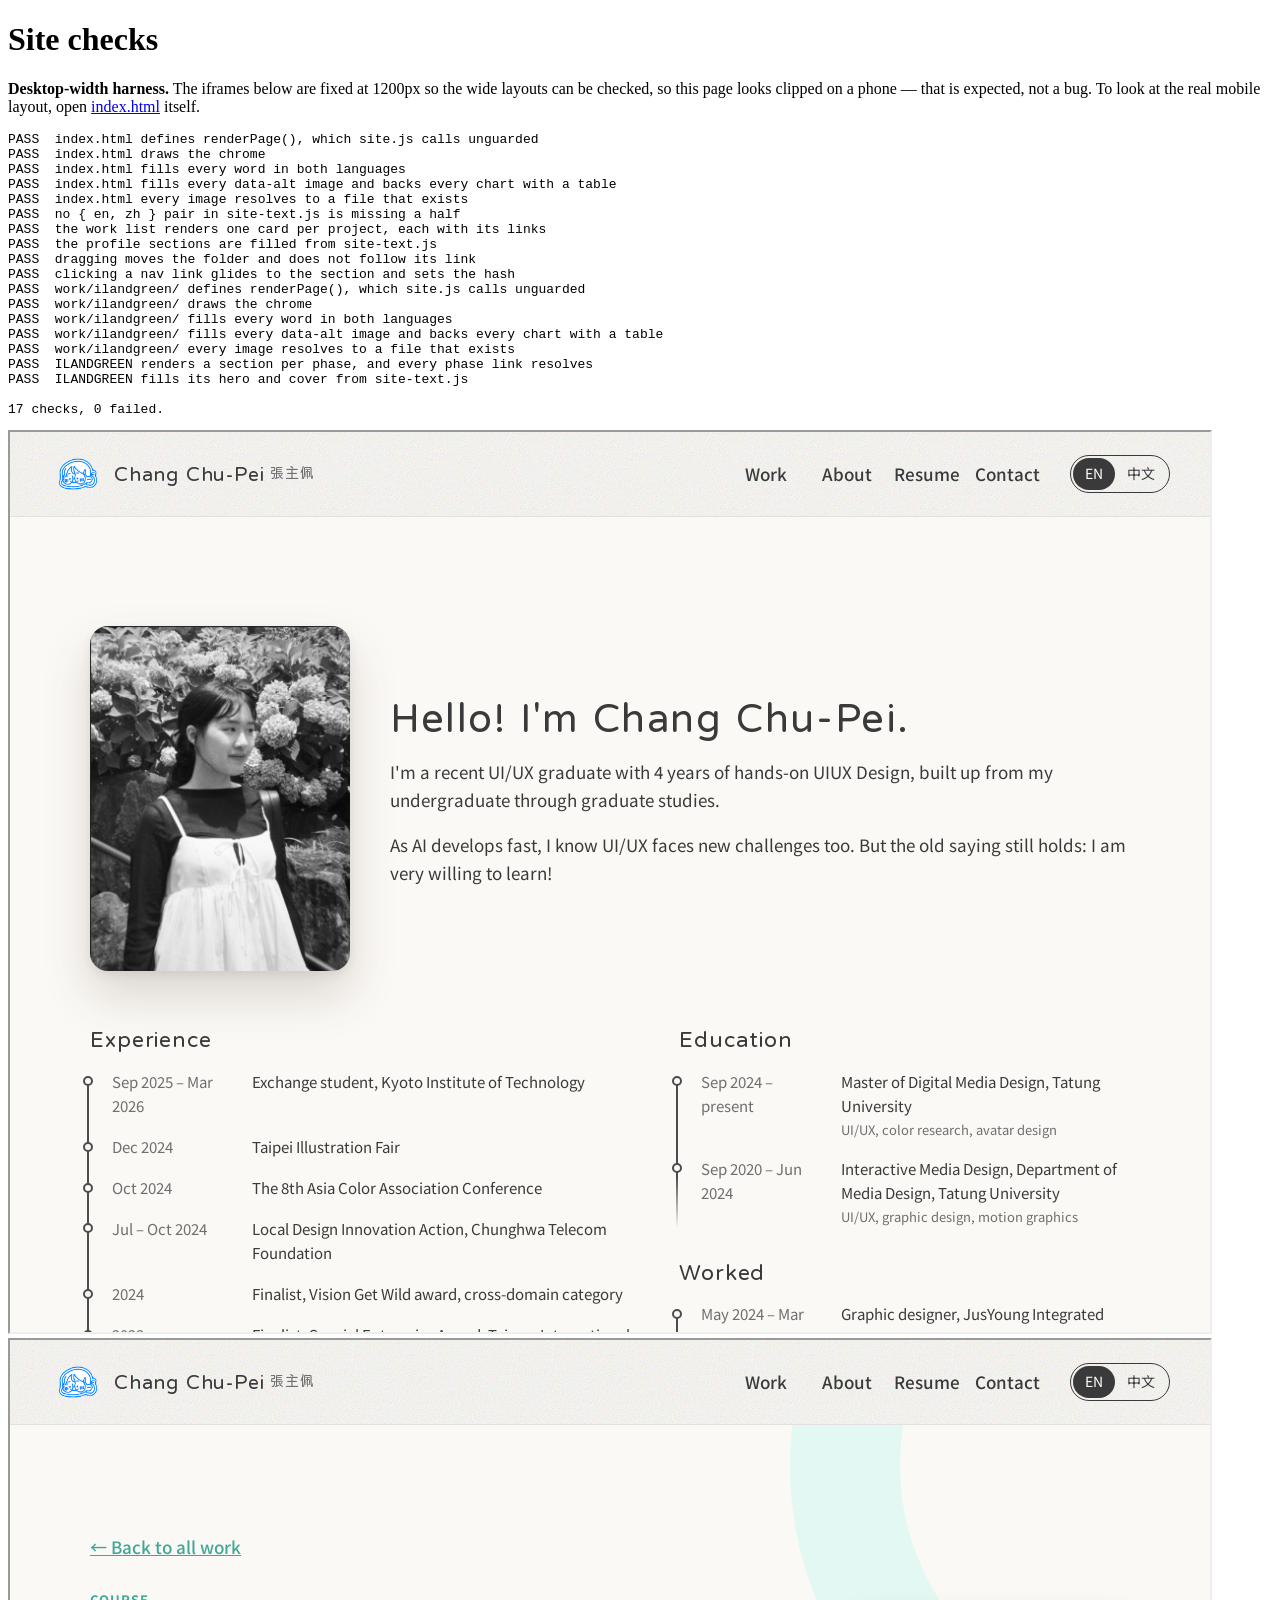
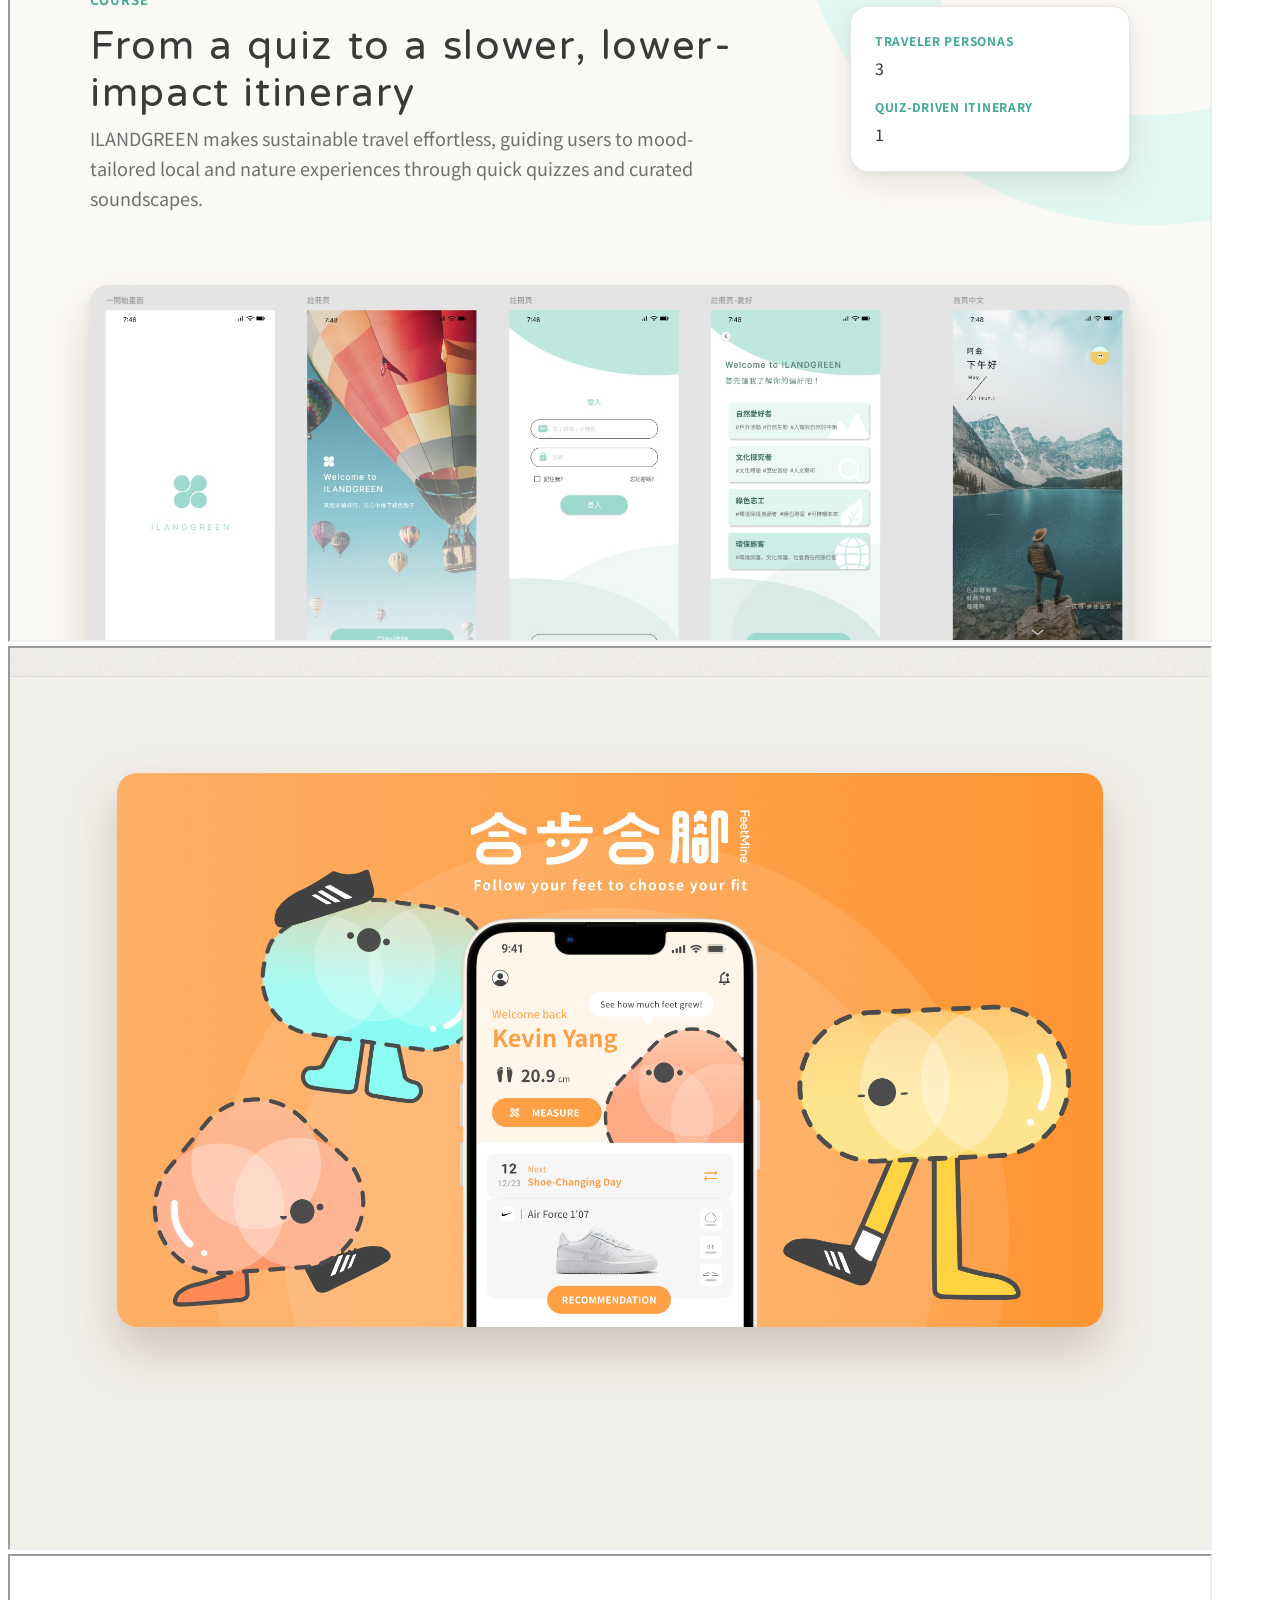
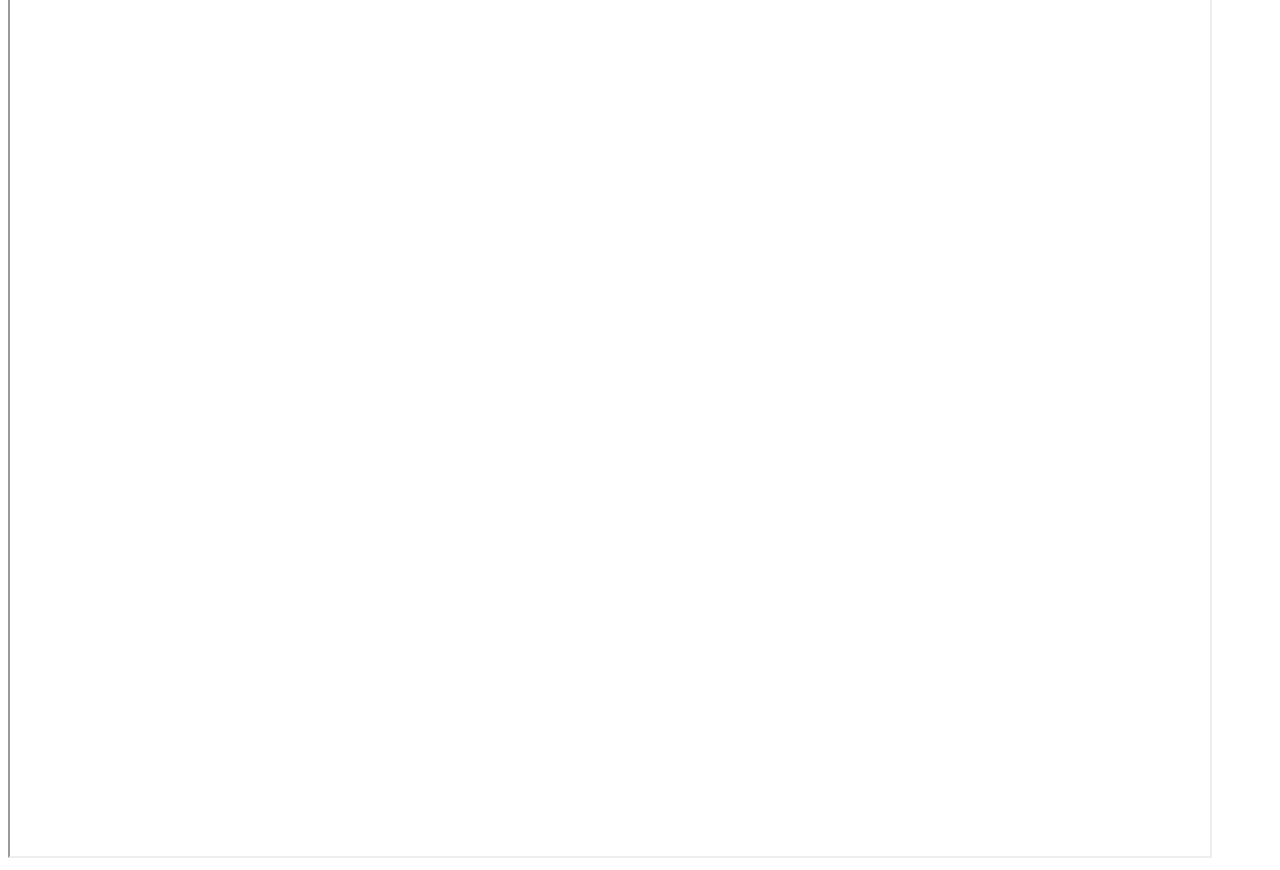
<file: tools/test.html>
<!DOCTYPE html>
<html lang="en">
<head>
  <meta charset="utf-8">
  <title>Site checks</title>
</head>
<body>
  <!-- Open this page through a local server (VS Code Live Preview works). Every line should say
       PASS, except the glide, which cannot pass in headless Chrome because --virtual-time-budget
       produces no animation frames.

       Two rules hold this harness together:

       * check(name, fn) takes a function, so a throw in one assertion fails that assertion alone
         and every later check still runs.
       * print() runs after every page, not only the last, so a broken chain still shows what ran
         instead of leaving this page reading "running…". -->
  <h1>Site checks</h1>
  <p><strong>Desktop-width harness.</strong> The iframes below are fixed at 1200px so the wide
     layouts can be checked, so this page looks clipped on a phone — that is expected, not a bug.
     To look at the real mobile layout, open <a href="../index.html">index.html</a> itself.</p>
  <pre id="results">running…</pre>
  <iframe id="home" src="../index.html" width="1200" height="900"></iframe>
  <iframe id="project" width="1200" height="900"></iframe>
  <iframe id="case" width="1200" height="900"></iframe>
  <iframe id="xizhou" width="1200" height="900"></iframe>

  <script>
    const results = [];

    function check(name, fn) {
      let ok = false, note = "";
      try { ok = Boolean(fn()); } catch (error) { note = " — " + error; }
      results.push((ok ? "PASS  " : "FAIL  ") + name + note);
    }

    function print() {
      const failed = results.filter((line) => line.startsWith("FAIL")).length;
      document.getElementById("results").textContent =
        results.join("\n") + "\n\n" + results.length + " checks, " + failed + " failed.";
    }

    // Every page: it renders at all, and it renders in both languages.
    function checkPage(url, win) {
      const doc = win.document;
      const $ = (s) => doc.querySelector(s);
      const $$ = (s) => [...doc.querySelectorAll(s)];
      const switchTo = (lang) => $('[data-lang="' + lang + '"]').click();

      check(url + " defines renderPage(), which site.js calls unguarded",
        () => typeof win.renderPage === "function");

      check(url + " draws the chrome", () =>
        $(".topbar .brand") !== null &&
        $$(".topbar nav a").length === Object.keys(win.eval("content").site.headerNav).length &&
        $$(".topbar [data-lang]").length === 2 &&
        $("footer p") !== null);

      // line2 is the grey second half of a two-line heading. A heading that needs two lines in
      // English often fits on one in Chinese, so an empty line2 is a choice, not a gap.
      check(url + " fills every word in both languages", () => {
        const filled = () =>
          !doc.body.textContent.includes("undefined") &&
          $$("[data-text]").every((el) =>
            el.dataset.text.endsWith(".line2") || el.textContent.trim().length > 0);
        const english = filled();
        switchTo("zh");
        const chinese = filled();
        switchTo("en");
        return english && chinese;
      });

      // An image that declares data-alt must end up with that text. An image left alt="" is
      // decorative and needs its meaning elsewhere: a chart carries its numbers in a hidden
      // table, and a tool logo sits beside its own name. Only the first is testable here.
      check(url + " fills every data-alt image and backs every chart with a table", () =>
        $$("img[data-alt]").every((img) => img.alt.trim().length > 0) &&
        $$("img.fm-chart-img").every((img) =>
          img.closest("figure").querySelector("table.fm-sr") !== null));

      // The check above proves an image is described, not that it exists. A 404 keeps its alt
      // text and passes. naturalWidth would catch it, but loading="lazy" images below the fold
      // never load inside an iframe, so a HEAD on the resolved src is what covers every image.
      check(url + " every image resolves to a file that exists", () => {
        const images = $$("img[src]");
        return images.length > 0 && images.every((img) => {
          const request = new win.XMLHttpRequest();
          request.open("HEAD", img.src, false);
          request.send();
          return request.status === 200;
        });
      });
    }

    const home = document.getElementById("home");
    const project = document.getElementById("project");
    const study = document.getElementById("case");
    const xizhou = document.getElementById("xizhou");

    home.addEventListener("load", () => {
      const win = home.contentWindow, doc = win.document;
      const $ = (s) => doc.querySelector(s);
      const content = win.eval("content");
      checkPage("index.html", win);

      // Every word on the site is in site-text.js, so one walk covers every page's copy.
      check("no { en, zh } pair in site-text.js is missing a half", () => {
        const bad = [];
        (function walk(node, path) {
          if (node === null || typeof node !== "object") return;
          const isPair = !Array.isArray(node) && ("en" in node || "zh" in node) &&
            typeof (node.en === undefined ? node.zh : node.en) === "string";
          if (isPair) {
            const missing = !("en" in node) || !("zh" in node);
            const empty = String(node.en || "").trim() === "" || String(node.zh || "").trim() === "";
            if (missing || (empty && !path.endsWith(".line2"))) bad.push(path);
            return;
          }
          Object.keys(node).forEach((k) =>
            walk(node[k], path + (Array.isArray(node) ? "[" + k + "]" : "." + k)));
        })(content, "content");
        if (bad.length) throw new Error(bad.join(", "));
        return true;
      });

      check("the work list renders one card per project, each with its links", () => {
        const cards = doc.querySelectorAll(".work-item");
        return cards.length === content.projects.length &&
          [...cards].every((card, i) =>
            card.querySelectorAll(".work-links .pill-link").length === content.projects[i].links.length);
      });

      check("the profile sections are filled from site-text.js", () =>
        doc.querySelectorAll(".steps > li").length === content.skills.steps.length &&
        doc.querySelectorAll("#experience li").length === content.about.experience.length &&
        $("#mail-link").href === "mailto:" + content.site.email);

      check("dragging moves the folder and does not follow its link", () => {
        const folder = $(".folder");
        folder.setPointerCapture = () => {}; // synthetic pointers cannot be captured
        const pointer = (type, x, y) => folder.dispatchEvent(
          new win.PointerEvent(type, { pointerId: 1, clientX: x, clientY: y, button: 0, bubbles: true }));
        pointer("pointerdown", 100, 100);
        pointer("pointermove", 160, 130);
        pointer("pointerup", 160, 130);
        const click = new win.MouseEvent("click", { bubbles: true, cancelable: true });
        folder.dispatchEvent(click);
        return folder.style.translate === "60px 30px" && click.defaultPrevented;
      });

      // site.js animates this over SCROLL_TIME (1200ms) and only sets the hash at the end.
      const target = $("#about"), bar = $(".topbar"), link = $('nav a[href="#about"]');
      const aboutTop = target.getBoundingClientRect().top - bar.offsetHeight;
      link.click();
      setTimeout(() => {
        check("clicking a nav link glides to the section and sets the hash",
          () => Math.abs(win.scrollY - aboutTop) < 2 && win.location.hash === "#about");
        print();
        project.src = "../work/ilandgreen/index.html";
      }, 1600);
    });

    project.addEventListener("load", () => {
      const win = project.contentWindow, doc = win.document;
      const $ = (s) => doc.querySelector(s);
      const entry = win.eval("content").projects.find((p) => p.id === "ilandgreen");
      checkPage("work/ilandgreen/", win);

      check("ILANDGREEN renders a section per phase, and every phase link resolves", () =>
        doc.querySelectorAll(".phase").length === entry.phases.length &&
        [...doc.querySelectorAll("#phase-nav a")].every((a) => doc.querySelector(a.hash) !== null));

      check("ILANDGREEN fills its hero and cover from site-text.js", () =>
        $("#case-badge").textContent === entry.badge &&
        $("#case-headline").textContent.length > 0 &&
        // js/page-project.js prefixes every site-text.js path with the page's depth root, so this asserts
        // the prefix is applied as well as the value coming from site-text.js.
        $("#cover").getAttribute("src") === win.eval("root") + entry.cover.src);

      print();
      study.src = "../work/feetmine/index.html";
    });

    study.addEventListener("load", () => {
      const win = study.contentWindow, doc = win.document;
      const $ = (s) => doc.querySelector(s);
      const $$ = (s) => [...doc.querySelectorAll(s)];
      checkPage("work/feetmine/", win);

      // The six: the three background charts, the life-stage bar, the comparison table, and the
      // foot-type legend.
      check("every chart carries its data in a table as well",
        () => $$(".fm-chart").length === 6 &&
          $$(".fm-chart").every((c) => c.querySelector("table.fm-sr") !== null));

      // This page shows no decorative images beyond the charts, so the strict rule holds here:
      // every other image is a crop or the hero, and every one of them is described.
      check("no image on this page is left undescribed",
        () => $$("img").every((img) =>
          img.classList.contains("fm-chart-img") || img.alt.trim().length > 0));

      // A picture cannot say "not covered" in words on its own; the hidden table beside it must,
      // for every cell, not just somewhere on the page.
      check("every comparison cell says in words what its picture shows",
        () => $$("#fm-compare table.fm-sr tbody td").length > 0 &&
          $$("#fm-compare table.fm-sr tbody td").every((cell) => cell.textContent.trim().length > 0));

      // A crop (.fm-shot--*) and a final export (.fm-full-shot) both count: either way, the
      // lightbox frame must carry the thumbnail's own class, not open the img with no framing.
      check("a click opens the same crop in the lightbox, not the whole slide", () => {
        $(".fm-zoom").click();
        const frame = $("#fm-lightbox-frame");
        const opened = $("#fm-lightbox").open &&
          (frame.className.includes("fm-shot--") || frame.className.includes("fm-full-shot")) &&
          frame.querySelector("img") !== null;
        $("#fm-lightbox").close();
        return opened;
      });

      print();
      xizhou.src = "../work/xizhou/index.html";
    });

    xizhou.addEventListener("load", () => {
      const win = xizhou.contentWindow, doc = win.document;
      const content = win.eval("content");
      checkPage("work/xizhou/", win);

      check("the contact button is a mailto link to the address in site-text.js",
        () => doc.querySelector("#fm-mail-link").href === "mailto:" + content.site.email);

      check("the lists are rendered from site-text.js, not written out in the markup",
        () => doc.querySelectorAll("#fm-process li").length === content.xizhou.process.steps.length);

      print();
    });
  </script>
</body>
</html>
</file>
<file: css/style.css>
/* style.css — colors, fonts and layout for the whole site.
   The variables at the top are the design tokens. Change a color here and it changes everywhere.
   Rules are written for phones first. The @media (min-width: …) blocks at the end add the wider layouts. */

:root {
  --paper: #fbf9f6;
  --ink: #3a3a3a;
  --ink-soft: #6f6f6f;
  --line: rgba(58, 58, 58, 0.12);
  --card: #ffffff;
  --blue: #2f7cf6;                  /* the site's own colour */
  --blue-wash: #e3edff;
  --accent: var(--blue);            /* the current section's colour; project pages and cards set their own */
  --accent-wash: var(--blue-wash);
  --shadow: 0 12px 32px rgba(70, 50, 30, 0.10), 0 2px 6px rgba(70, 50, 30, 0.06);
  --shadow-lifted: 0 24px 48px rgba(70, 50, 30, 0.18), 0 4px 10px rgba(70, 50, 30, 0.08);
  --font-display: "Huninn", "Noto Sans TC", system-ui, sans-serif;
  --font-body: "Noto Sans TC", system-ui, sans-serif;
  --radius: 18px;
  --gutter: clamp(16px, 4vw, 40px);
  /* A tileable grain, for glass panels and coloured backgrounds. Each place that uses it sets its own opacity. */
  --noise: url("data:image/svg+xml,%3Csvg xmlns='http://www.w3.org/2000/svg'%3E%3Cfilter id='n'%3E%3CfeTurbulence type='fractalNoise' baseFrequency='0.85' numOctaves='3' stitchTiles='stitch'/%3E%3C/filter%3E%3Crect width='100%25' height='100%25' filter='url(%23n)'/%3E%3C/svg%3E");
}

/* ---------- Base ---------- */

*, *::before, *::after { box-sizing: border-box; }
html { scroll-behavior: smooth; }
body {
  margin: 0;
  font: 400 17px/1.65 var(--font-body);
  color: var(--ink);
  background: var(--paper);
}
img { max-width: 100%; height: auto; display: block; }
figure { margin: 0; }
ul, ol { margin: 0; padding: 0; list-style: none; }
h1, h2, h3, h4,
.brand, .folder-title, .badge-name, .note-title, .postcard-body {
  font-family: var(--font-display);
  letter-spacing: 0.04em;
}
h1, h2, h3, h4 { font-weight: 400; line-height: 1.2; margin: 0; }
h1 { font-size: clamp(32px, 3.4vw, 48px); line-height: 1.15; }
h2 { font-size: clamp(28px, 3.4vw, 40px); }
h3 { font-size: 26px; }
h4 { font-size: 21px; }
p { margin: 0 0 1em; max-width: 64ch; }
a { color: var(--accent); }
button { font: inherit; color: inherit; }
:focus-visible { outline: 3px solid var(--accent); outline-offset: 3px; }

.wrap { max-width: 1120px; margin-inline: auto; padding-inline: var(--gutter); }
.section { padding-block: clamp(64px, 9vw, 112px); }

.skip {
  position: absolute; top: -60px; left: 16px; z-index: 100;
  padding: 8px 14px; border-radius: 8px; background: var(--ink); color: #fff;
}
.skip:focus { top: 12px; }

/* ---------- Top bar ---------- */

.topbar {
  position: sticky; top: 0; z-index: 50;
  display: flex; flex-wrap: wrap; align-items: center; gap: 12px 24px;
  padding: 14px var(--gutter);
  background: color-mix(in srgb, var(--paper) 50%, transparent);
  backdrop-filter: blur(16px);
  -webkit-backdrop-filter: blur(16px);
  border-bottom: 1px solid var(--line);
}
/* A little grain over the glass blur, so the bar reads as textured rather than flat. */
.topbar::before {
  content: "";
  position: absolute; inset: 0; z-index: -1;
  background-image: var(--noise);
  background-size: 200px 200px;
  opacity: 0.3;
  pointer-events: none;
}
/* The name at the left; the section links and the language switch together at the right.
   The links have a fixed width, so the switch stays put when the words change length. */
.brand { margin-right: auto; display: inline-flex; align-items: center; font-size: 20px; color: var(--ink); text-decoration: none; }
.brand-icon { display: block; width: 56px; height: 56px; margin-right: 8px; }
.brand small { font-size: 14px; color: var(--ink-soft); margin-left: 6px; }
.topbar nav { display: flex; gap: 4px; }
.topbar nav a { min-width: 4.5em; padding: 4px 0; text-align: center; color: var(--ink); text-decoration: none; font-weight: 500; }
.topbar nav a:hover { color: var(--blue); }
.lang { display: flex; padding: 2px; border: 1.5px solid var(--ink); border-radius: 999px; }
.lang button { padding: 4px 12px; border: 0; border-radius: 999px; background: none; font-size: 14px; cursor: pointer; }
.lang button[aria-pressed="true"] { background: var(--ink); color: #fff; }
/* On phones the name takes the first row; the links and the language switch share the second. */
@media (max-width: 639px) {
  .topbar { gap: 8px 12px; }
  .brand { flex-basis: 100%; }
  .topbar nav { gap: 12px; font-size: 15px; }
  .topbar nav a { min-width: 0; }
  .lang { margin-left: auto; }
  .lang button { padding: 4px 10px; }
}

/* ---------- The desk ---------- */

.desk, .project { position: relative; overflow: hidden; }
.desk-grid { display: grid; gap: 40px; padding-block: 48px; }
.desk-copy { position: relative; z-index: 1; }
.desk-copy p { margin-top: 24px; font-size: 18px; color: var(--ink-soft); max-width: 40ch; }
.desk-copy .greeting { margin: 0 0 12px; font-family: var(--font-display); color: var(--ink); }
h1 em { font-style: normal; color: var(--blue); }
.actions { display: flex; flex-wrap: wrap; gap: 12px; }

/* The big pale rings behind the desk and the project, like the arcs in the FeetMine slides. */
.desk::before, .desk::after, .project::before {
  content: ""; position: absolute; pointer-events: none;
  border-radius: 50%; border: 110px solid var(--accent-wash);
}
.desk::before { width: 820px; height: 820px; top: -460px; left: -300px; }
.desk::after { width: 640px; height: 640px; bottom: -380px; right: -220px; }
.project::before { width: 720px; height: 720px; top: -320px; right: -300px; }

/* On phones the four objects form a grid. On wide screens (end of file) they scatter across the desk. */
.desk-objects { position: relative; z-index: 1; display: grid; grid-template-columns: 1fr 1fr; gap: 18px; }

/* One object on the desk. It is a link, so it also works with the keyboard. */
.object {
  position: relative; display: block;
  color: var(--ink); text-decoration: none;
  background: var(--card); box-shadow: var(--shadow);
  transition: box-shadow 0.2s, scale 0.2s;
}
.object:hover, .object:focus-visible, .object.lifted { scale: 1.03; box-shadow: var(--shadow-lifted); }
.object.lifted { cursor: grabbing; scale: 1.05; }
.object-link { display: block; margin-top: 10px; font-size: 13px; font-weight: 500; color: var(--blue); }
.folder-title, .folder-caption, .badge-name, .badge-role, .note-title, .postcard-body { display: block; }
@keyframes drop {
  from { opacity: 0; translate: 0 -40px; rotate: 0deg; }
}
/* The bob uses transform, not translate, because dragging sets translate by hand (js/page-home.js). */
@keyframes float {
  50% { transform: translateY(-7px); }
}

/* The work folder. js/page-home.js gives it the newest project's colours. */
.folder {
  grid-column: 1 / -1;
  padding: 22px 22px 26px;
  border-radius: 0 14px 14px 14px;
  background: var(--accent-wash);
}
.folder::before {
  content: ""; position: absolute; top: -26px; left: 0;
  width: 48%; height: 28px;
  background: var(--accent); border-radius: 10px 10px 0 0;
}
.folder-tab { position: absolute; top: -22px; left: 14px; font-size: 13px; color: #fff; }
.folder-title { max-width: 66%; font-size: 26px; line-height: 1.1; }
.folder-caption { margin-top: 4px; font-size: 14px; color: var(--ink-soft); max-width: 62%; }
.folder-mascot { position: absolute; right: 16px; top: 0; bottom: 0; margin: auto 0; width: 84px; } /* top and bottom 0 with auto margins: centred in the folder */

/* The lanyard badge. */
.badge { padding: 28px 16px 16px; border-radius: 14px; text-align: center; }
.badge::before {
  content: ""; position: absolute; top: 10px; left: 50%; translate: -50% 0;
  width: 44px; height: 8px; border-radius: 4px; background: var(--blue);
}
.badge img { width: 100%; aspect-ratio: 3 / 4; object-fit: cover; border-radius: 8px; margin-top: 6px; }
.badge-name { margin-top: 12px; font-size: 18px; }
.badge-role { font-size: 12px; line-height: 1.4; color: var(--ink-soft); }

/* The sticky note: a title and a grid of tool logos. */
.note { display: grid; grid-template-rows: auto 1fr; padding: 18px 18px 20px; border-radius: 4px; background: var(--blue-wash); }
.note-title { margin-bottom: 12px; font-size: 17px; }
.note-logos { display: grid; grid-template-columns: repeat(2, 1fr); gap: 12px 10px; align-content: space-evenly; } /* on phones the card is as tall as the badge beside it, so the logos spread out to fill it */
.note-logos img { width: 100%; height: 48px; object-fit: contain; } /* contain: the Canva wordmark is wide, the others are square */

/* The postcard. */
.postcard { grid-column: 1 / -1; padding: 20px 22px; border-radius: 6px; }
.postcard-body { font-size: 24px; }

/* ---------- Work: one full-width section per project (home page) ---------- */

#work-title { margin-bottom: 48px; }
.lead { margin: 8px 0 32px; font-size: 18px; color: var(--ink-soft); }
.work-list { display: flex; flex-direction: column; gap: 56px; }
/* One project: its image, then its title, status, blurb and links. Side by side on wider screens (below). */
.work-item { display: grid; gap: 24px; }
.work-visual {
  position: relative;
  display: flex; align-items: center; justify-content: center;
  aspect-ratio: 4 / 3; border-radius: 24px; overflow: hidden;
  text-decoration: none; color: inherit; /* it's a link now, wrapping the image */
}
.work-visual img { position: relative; z-index: 1; width: 100%; height: 100%; transition: transform 300ms ease-out; }
.work-visual:hover img { transform: scale(1.05); } /* the frame above clips it, like a Figma dissolve-timed hover */
/* A grainy backdrop behind a project image with transparent areas, like FeetMine's cut-out phone screens. */
.work-visual.has-noise::before {
  content: "";
  position: absolute; inset: 0;
  background-image: var(--noise);
  background-size: 200px 200px;
  opacity: var(--noise-opacity, 0.4);
  pointer-events: none;
}
.work-visual-fallback {
  display: flex; align-items: center; justify-content: center;
  width: 100%; height: 100%; padding: 16px;
  font-family: var(--font-display); font-size: clamp(22px, 3vw, 30px); letter-spacing: 0.04em;
  color: #fff; text-align: center;
}
/* A browser-window mockup, for a project shown as a live page (e.g. a Notion write-up) rather than app screens. */
.browser-mock {
  height: 86%; aspect-ratio: 939 / 823;
  display: flex; flex-direction: column;
  background: #fff; border-radius: 12px; overflow: hidden;
  box-shadow: 0 20px 40px rgba(0, 0, 0, 0.25);
}
.browser-mock-bar { display: flex; align-items: center; gap: 7px; padding: 10px 14px; background: #2b2b2f; flex-shrink: 0; }
.browser-mock-dot { width: 10px; height: 10px; border-radius: 50%; }
.browser-mock-url {
  margin-left: 8px; padding: 4px 14px; border-radius: 999px;
  background: rgba(255, 255, 255, 0.12); color: rgba(255, 255, 255, 0.75);
  font-size: 12px; font-family: var(--font-body);
}
.browser-mock img { display: block; width: 100%; height: auto; }
.work-body h3 { display: flex; flex-wrap: wrap; align-items: center; gap: 10px; font-size: clamp(24px, 3vw, 32px); }
.work-body p { margin: 16px 0 0; color: var(--ink-soft); font-size: 18px; max-width: 46ch; }
.badge-pill {
  padding: 3px 12px; border: 1.5px solid var(--ink); border-radius: 999px;
  font-family: var(--font-body); font-size: 12px; font-weight: 500; letter-spacing: 0.06em;
}
.work-links { display: flex; flex-wrap: wrap; gap: 10px; margin-top: 24px; }
.pill-link {
  padding: 8px 16px; border: 1.5px solid var(--ink); border-radius: 999px;
  color: var(--ink); font-size: 14px; font-weight: 500; text-decoration: none;
}
.pill-link:hover { background: var(--paper); }

/* ---------- Work: a project page ---------- */

/* js/page-project.js sets --accent and --accent-wash on .project from site-text.js. */
.project > .wrap { position: relative; }
.back { display: inline-block; margin-bottom: 28px; font-weight: 500; }

/* The hero: an eyebrow, the project's headline and blurb, and a stats card (project.stats). */
.case-hero { display: grid; gap: 28px; margin-bottom: 40px; }
.case-hero .actions { margin-top: 8px; }
.case-eyebrow {
  margin: 0 0 12px; font-family: var(--font-body); font-size: 13px; font-weight: 700;
  letter-spacing: 0.08em; text-transform: uppercase; color: var(--accent);
}
.case-meta {
  align-self: start; padding: 24px; border-radius: var(--radius);
  background: var(--card); border: 1px solid var(--line); box-shadow: var(--shadow);
}
.case-meta dt { font-size: 12px; font-weight: 700; letter-spacing: 0.06em; text-transform: uppercase; color: var(--accent); }
.case-meta dt:not(:first-child) { margin-top: 16px; }
.case-meta dd { margin: 4px 0 0; font-size: 16px; }

.cover { margin-bottom: 64px; }
.tags { display: flex; flex-wrap: wrap; gap: 8px; margin-bottom: 24px; }
.tags li { padding: 4px 14px; border: 1.5px solid var(--ink); border-radius: 999px; background: var(--card); font-size: 14px; font-weight: 500; }
.tags img { display: inline; height: 16px; width: auto; margin-right: 6px; vertical-align: -3px; } /* width: auto lets the Canva wordmark be wide */
.cover img, .about-grid img { border-radius: var(--radius); box-shadow: var(--shadow-lifted); }

/* The phases, one after another. The links at the top glide to each one (site.js). */
.phase-nav { display: flex; flex-wrap: wrap; gap: 8px; margin-bottom: 40px; }
.phase-nav a { padding: 10px 18px; border-radius: 10px; background: var(--accent-wash); color: var(--ink); font-weight: 500; text-decoration: none; }
.phase-nav a:hover { background: var(--accent); color: #fff; }
/* Editorial layout: plain text and CSS/SVG blocks, one after another, no card wrapping the section. */
.phase + .phase { margin-top: 80px; padding-top: 80px; border-top: 1px solid var(--line); }
.phase h3 { margin-bottom: 20px; max-width: 34ch; font-size: clamp(24px, 3vw, 32px); }
.phase-mark {
  display: block; margin-bottom: 10px; font-family: var(--font-body); font-size: 13px; font-weight: 700;
  letter-spacing: 0.08em; text-transform: uppercase; color: var(--accent);
}
.points { display: grid; gap: 12px; margin-bottom: 28px; max-width: 70ch; }
.points li { position: relative; padding-left: 22px; }
.points li::before { content: ""; position: absolute; left: 0; top: 0.6em; width: 9px; height: 9px; border-radius: 50%; background: var(--accent); }
.figures { display: grid; gap: 24px; margin: 32px 0; } /* an exempt real photo or screenshot; a click opens it full size */
.figures img { width: 100%; border-radius: var(--radius); box-shadow: var(--shadow); }
.figures a:hover img { box-shadow: var(--shadow-lifted); }

/* The closing call to action, reusing the site's own contact copy. */
.case-cta { margin-top: 40px; padding: clamp(40px, 6vw, 72px) var(--gutter); border-radius: 32px; background: var(--accent-wash); text-align: center; }
.case-cta .case-eyebrow { text-align: center; }
.case-cta h2 { margin: 0 auto 16px; max-width: 20ch; }
.case-cta .lead { margin-inline: auto; max-width: 50ch; }
.case-cta .actions { justify-content: center; margin-top: 8px; }
.case-cta .button { background: var(--accent); }
.case-cta .button:hover { background: color-mix(in srgb, var(--accent) 85%, black); }

/* ---------- About ---------- */

.about-grid { display: grid; gap: 40px; align-items: center; margin-bottom: 56px; }
.about-grid figure { max-width: 260px; }
.about-grid h2 { margin-bottom: 16px; }
/* Overrides the generic p{max-width:64ch} above, which wrapped bio text ~150px short of the grid column. */
#bio p { max-width: none; }
.cv { display: grid; gap: 48px; }
.cv h3 { margin: 0 0 16px; font-size: 22px; }
.cv h3:not(:first-child) { margin-top: 32px; }
.timeline { display: grid; gap: 16px; padding-left: 22px; position: relative; }
/* The connecting line: a pseudo-element (not border-left) so it can start at the first
   dot's own centre — dots sit at li::before's left:-29px/top:0.45em below — instead of
   running the full height of the box and overshooting above the first dot. */
.timeline::before {
  content: ""; position: absolute; left: -3px; width: 2px;
  top: calc(0.45em + 5px); bottom: 0;
  background: #4C4C4C;
}
/* Masks the bottom of that line to var(--paper), so it reads as a fade instead of a hard stop. */
.timeline::after {
  content: ""; position: absolute; left: -3px; width: 2px;
  top: calc(0.45em + 5px); bottom: 0;
  background: linear-gradient(to bottom, transparent 0%, transparent 65%, var(--paper) 100%);
  pointer-events: none;
}
.timeline li { position: relative; display: grid; gap: 2px; font-size: 15px; }
.timeline li::before {
  content: ""; position: absolute; left: -29px; top: 0.45em; z-index: 1;
  width: 10px; height: 10px; border-radius: 50%;
  border: 2px solid #4C4C4C; background: var(--paper);
}
.timeline .when { color: var(--ink-soft); font-variant-numeric: tabular-nums; }
.timeline .detail { display: block; font-size: 13px; color: var(--ink-soft); }

/* ---------- How I work: three numbered steps joined by a line ---------- */

.steps { display: grid; gap: 40px; counter-reset: step; }
.steps > li { position: relative; padding-left: 68px; }
.steps > li::before {
  counter-increment: step; content: counter(step);
  position: absolute; left: 0; top: 0;
  width: 44px; height: 44px; display: grid; place-items: center;
  border-radius: 50%; background: var(--blue-wash); color: var(--blue);
  font-family: var(--font-display); font-size: 20px;
}
.steps > li:not(:last-child)::after { content: ""; position: absolute; left: 21px; top: 52px; bottom: -32px; width: 2px; background: var(--blue-wash); }
.steps h3 { margin-bottom: 8px; font-size: 22px; line-height: 44px; }
/* The text and its tool chips share one measure (the site's wide reading column, used for
   .points on the project pages too), so the chip row doesn't run wider than the paragraph above it. */
.steps p { color: var(--ink-soft); max-width: 70ch; }
.steps .tags { margin: 0; max-width: 70ch; }
.steps .tags li { font-size: 13px; padding: 3px 12px; }

/* ---------- Contact ---------- */

.postcard-big {
  position: relative; max-width: 720px; padding: clamp(28px, 5vw, 56px);
  background: var(--card); border-radius: 10px; box-shadow: var(--shadow);
}
/* 12ch broke "Let's work together." into two short lines though the card has room for one;
   18ch matches the same heading's width on the case-study CTA (.fm-cta h2). */
.postcard-big h2 { margin-bottom: 12px; max-width: 18ch; }
.button {
  display: inline-block; margin-top: 8px; padding: 12px 24px;
  border-radius: 999px; background: var(--blue); color: #fff;
  font-weight: 500; text-decoration: none;
}
.button:hover { background: color-mix(in srgb, var(--blue) 85%, black); }
.button.outline { background: none; border: 2px solid var(--ink); color: var(--ink); padding-block: 10px; }
.button.outline:hover { background: var(--card); }
.social-links { display: flex; gap: 12px; margin-top: 8px; }
.social-btn {
  display: inline-flex; align-items: center; justify-content: center;
  width: 44px; height: 44px; border-radius: 999px; background: var(--blue);
}
.social-btn:hover { background: color-mix(in srgb, var(--blue) 85%, black); }
.social-btn img { width: 20px; height: 20px; }
.email { margin: 16px 0 0; font-size: 15px; color: var(--ink-soft); }

footer { padding: 32px var(--gutter); font-size: 14px; color: var(--ink-soft); text-align: center; }
footer p { margin: 0; max-width: none; }

/* ---------- Wider screens ---------- */

@media (min-width: 720px) {
  /* The desk: objects scatter at slight angles, drop in once on load, and can be dragged (js/site.js). */
  .desk-objects { display: block; height: 600px; }
  .object {
    position: absolute;
    rotate: var(--tilt);
    cursor: grab; touch-action: none; user-select: none; -webkit-user-select: none;
    animation: drop 0.7s cubic-bezier(0.2, 0.7, 0.2, 1) backwards, float 3.6s ease-in-out infinite;
    animation-delay: calc(var(--i) * 110ms), calc(var(--i) * -0.9s);
  }
  .object:hover, .object.lifted { animation-play-state: running, paused; } /* holding it stops the bob */
  .folder   { --tilt: -3deg; --i: 0; top: 6%;  left: 40%; width: 320px; }
  .badge    { --tilt: 4deg;  --i: 1; top: 16%; left: 4%;  width: 186px; }
  .note     { --tilt: -5deg; --i: 2; top: 40%; left: 64%; width: 196px; }
  .note-logos { grid-template-columns: repeat(3, 1fr); } /* the note is its own height here, so a tighter grid */
  .note-logos img { height: 34px; }
  .postcard { --tilt: 2deg;  --i: 3; top: 70%; left: 26%; width: 290px; }

  .timeline li { grid-template-columns: 8.5em 1fr; gap: 12px; }
}

@media (min-width: 900px) {
  .desk-grid { grid-template-columns: 5fr 7fr; align-items: center; min-height: min(calc(100vh - 66px), 820px); }
  .about-grid { grid-template-columns: 260px 1fr; }
  .cv { grid-template-columns: 1.2fr 1fr; }
  .work-item { grid-template-columns: 1.1fr 1fr; align-items: center; gap: 48px; }
  .work-item:nth-child(even) .work-visual { order: 2; }
  .work-item:nth-child(even) .work-body { order: 1; }
  .case-hero { grid-template-columns: 1fr 280px; }
  /* .case-hero exists on work/ilandgreen/index.html only; the editorial pages use their own .fm-* markup. */
}

@media (prefers-reduced-motion: reduce) {
  html { scroll-behavior: auto; }
  *, *::before, *::after { animation: none !important; transition: none !important; }
}
</file>
<file: css/editorial.css>
/* editorial.css — everything the two case-study pages need: work/feetmine/index.html and work/xizhou/index.html.

   Three parts, in this order: the shared layout, then FeetMine's rules, then Walk Xizhou's.
   A page supplies six brand tokens and the shared rules read them, so a third editorial page
   costs a token block rather than a stylesheet.

   Shared rules are unscoped, because nothing else loads this file. Every rule in a page part
   carries that page's body class, so the two pages cannot reach each other. .fm-quote exists
   in both parts with different values.

   The fm- prefix is historical. It means the editorial layout, not FeetMine.

   Phone first; the wider layouts sit in the media queries at the end of each part. */
body {
  /* Themes: the neutral tones, the same on every editorial page. Only the brand hue changes. */
  --fm-light-bg: #F1EFEA;
  --fm-dark-bg: #221F1C;
  --fm-ink: #111111;
  --fm-ink-invert: #FFFFFF;
  --fm-muted: #7A7A7A;          /* 4.5:1 on the light background */
  --fm-muted-invert: #8C8C8C;   /* 6.4:1 on the dark background */
  --fm-charcoal: #2E2925;       /* the dark card colour, whatever the section theme */

  --fm-wrap: 1200px;
  --fm-pad: clamp(56px, 11vw, 160px);
  --fm-gap: clamp(16px, 3vw, 36px);
  --fm-list-gap: clamp(32px, 4vw, 48px);
  --fm-font: "Noto Sans TC", system-ui, sans-serif;

  /* The shared focus ring and link colour from style.css take the page's own brand. */
  --accent: var(--fm-primary-dark);
  --accent-wash: var(--fm-primary-tint);

  background: var(--fm-light-bg);
}

/* position: relative makes main the containing block for the absolutely positioned .fm-sr
   tables below. Without it their containing block is <body>, so overflow-x never clips them
   and the page scrolls 338px sideways on a phone: clip-path hides them but does not shrink
   the area they take up. */
main { overflow-x: hidden; position: relative; }

/* .fm-sec spans the viewport; .fm-wrap holds the readable column inside it. */
.fm-wrap { max-width: var(--fm-wrap); margin-inline: auto; padding-inline: var(--gutter); }

.fm-sec { padding-block: var(--fm-pad); }

.fm-split { display: grid; gap: clamp(24px, 5vw, 64px); }

/* A chart row, a table or a diagram under the heading of its own section. */
.fm-wrap + .fm-wrap { margin-top: clamp(40px, 6vw, 80px); }

/* A feature section holds its panels against its own bottom edge. */
.fm-feature { padding-bottom: 0; }

.fm-light { background: var(--fm-light-bg); color: var(--fm-ink); }

.fm-dark { background: var(--fm-dark-bg); color: var(--fm-ink-invert); }

.fm-orange { background: var(--fm-primary); color: var(--fm-dark-bg); }

.fm-light .fm-h2-soft, .fm-light .fm-lead, .fm-light .fm-note { color: var(--fm-muted); }

.fm-dark .fm-h2-soft, .fm-dark .fm-lead, .fm-dark .fm-note { color: var(--fm-muted-invert); }

.fm-orange .fm-h2-soft { color: var(--fm-accent-heading); }

.fm-orange .fm-lead, .fm-orange .fm-note { color: var(--fm-accent-body); }

.fm-dark a { color: var(--fm-primary); }

.fm-dark ::selection { background: var(--fm-primary); color: var(--fm-dark-bg); }

.fm-title,
.fm-h2,
.fm-label,
.fm-cta h2 {
  font-family: var(--fm-font);
  letter-spacing: -0.01em;
}

.fm-title { margin: 0; font-size: clamp(32px, 4.6vw, 48px); font-weight: 800; line-height: 1.1; }

.fm-subtitle {
  margin: 16px 0 clamp(32px, 5vw, 56px);
  max-width: 40ch;
  font-family: var(--fm-font);
  font-size: clamp(26px, 3.6vw, 44px);
  font-weight: 300;
  line-height: 1.22;
  color: var(--fm-muted);
}

/* The two-tone heading: line one in the full text colour, line two in grey. */
.fm-h2 { margin: 0; font-size: clamp(28px, 3.8vw, 44px); font-weight: 800; line-height: 1.14; }

.fm-h2 span { display: block; }

.fm-lead { margin: 0; font-size: clamp(17px, 1.5vw, 21px); line-height: 1.75; max-width: 46ch; }

/* One number set two lines' worth of type inside a running paragraph. line-height: 1 stops it
   from opening a gap above its own line; <strong> already carries the weight. */
.fm-stat-inline {
  font-size: 2em; line-height: 1;
  font-family: var(--fm-font); font-variant-numeric: tabular-nums;
  color: var(--fm-primary);
}

/* #FF9F46 does not clear contrast on the light background, so a light section takes the darker
   token — the same split .fm-statlist .fm-n makes below. */
.fm-light .fm-stat-inline { color: var(--fm-primary-dark); }

/* 44ch left it ~100px short of the .fm-split column (the same column its own h2 fills). */
.fm-note { margin: 20px 0 0; font-size: 16px; line-height: 1.7; max-width: 50ch; }

/* GFNO-20 = ... (both languages) stays on one line. max-width:50ch above would otherwise wrap it
   at any width, including desktop, where there's plenty of real room — nowrap alone fixes that
   case. Below 720px the real viewport is narrower than the sentence itself (measured ~487px/470px
   at 16px). The available width there is the viewport minus .fm-wrap's own --gutter padding on
   both sides (16px each at 375px, per style.css), leaving ~343px, not the full viewport — 12px +
   -0.5px letter-spacing was the smallest reduction that keeps both languages safely under that
   narrower real width, measured with margin to spare. */
#f2-example { white-space: nowrap; }
@media (max-width: 719px) {
  #f2-example { font-size: 12px; letter-spacing: -0.5px; }
}

.fm-label { margin: 0 0 8px; font-size: 17px; font-weight: 700; }

.fm-lead + .fm-label { margin-top: clamp(28px, 3vw, 40px); }

.fm-eyebrow {
  margin: 0 0 20px; font-size: 12px; font-weight: 700;
  letter-spacing: 0.12em; text-transform: uppercase; color: var(--fm-primary-dark);
}

.fm-body { margin: 0 0 clamp(28px, 4vw, 40px); font-size: clamp(16px, 1.3vw, 18px); line-height: 1.8; color: var(--fm-muted); }

.fm-intro-grid { display: grid; gap: clamp(28px, 5vw, 56px); }

/* The paragraph and the Problem/Outcome row below it share this one measure, so their right
   edges line up instead of the row running wider than the text above it. */
.fm-intro-col { max-width: 62ch; }

.fm-intro-pair { display: grid; gap: 28px clamp(24px, 3vw, 40px); }

.fm-intro-pair p { margin: 0; color: var(--fm-muted); font-size: clamp(16px, 1.3vw, 18px); line-height: 1.8; }

.fm-meta { margin: 0; display: grid; gap: 4px; }

.fm-meta dt { font-size: 17px; font-weight: 700; font-family: var(--fm-font); }

.fm-meta dt:not(:first-of-type) { margin-top: 24px; }

.fm-meta dd { margin: 0; color: var(--fm-muted); font-size: 16px; line-height: 1.6; }

.fm-orange .fm-numlist p { color: var(--fm-accent-body); }

.fm-orange .fm-numlist .fm-n { color: var(--fm-dark-bg); }

/* The process list reads as a timeline: a circled number per step, joined by a line running
   down the column behind them. Tuned for the dark section it appears in. */
.fm-numlist--timeline li { position: relative; }

.fm-numlist--timeline .fm-n { display: flex; }

.fm-numlist--timeline .fm-n-circle {
  display: flex; align-items: center; justify-content: center;
  width: 2.3em; height: 2.3em;
  border-radius: 50%;
  border: 1.5px solid var(--fm-primary);
  background: color-mix(in srgb, var(--fm-primary) 15%, transparent);
  color: var(--fm-primary);
  font-size: 15px;
}

/* The line sits only in the gap between one circle's bottom and the next one's top, so it
   never runs behind the circles themselves. */
.fm-numlist--timeline li:not(:last-child)::before {
  content: "";
  position: absolute;
  top: 2.3em;
  bottom: calc(-1 * var(--fm-list-gap));
  left: calc(1.15em - 0.75px);
  width: 1.5px;
  background: var(--fm-muted-invert);
  opacity: 0.4;
}

/* A row of points under a diagram rather than a column beside a heading. */
.fm-numlist--row { margin-top: clamp(32px, 4vw, 48px); }

/* A data table for screen readers, kept out of sight but not out of the accessibility tree. */
.fm-sr { position: absolute; width: 1px; height: 1px; margin: -1px; padding: 0; overflow: hidden; clip-path: inset(50%); white-space: nowrap; }

.fm-card {
  position: relative; overflow: hidden;
  padding: clamp(20px, 3.5vw, 44px);
  border-radius: 32px; background: var(--fm-charcoal); color: #fff;
}

.fm-card::after {
  content: ""; position: absolute; inset: 0; pointer-events: none;
  background-image: var(--noise); background-size: 220px 220px; opacity: 0.09;
}

.fm-card > * { position: relative; z-index: 1; }

.fm-card .fm-label { color: #fff; }

.fm-card .fm-note { color: var(--fm-muted-invert); margin-top: 6px; }

.fm-table-scroll { overflow-x: auto; }

.fm-table-scroll:focus-visible { outline: 3px solid var(--fm-primary); outline-offset: 4px; }

.fm-table th, .fm-table td { padding: 14px 12px; text-align: left; vertical-align: top; }

.fm-table tbody tr + tr td, .fm-table tbody tr + tr th { border-top: 1px solid rgba(255, 255, 255, 0.1); }

.fm-panels { display: grid; gap: var(--fm-gap); margin-top: clamp(48px, 6vw, 88px); }

.fm-panel {
  position: relative;
  overflow: hidden;
  display: grid;
  place-items: end center;
  min-height: 380px;
  padding: 28px 20px 0;
  background: var(--fm-panel, transparent);
}

.fm-panel-label {
  position: absolute; top: 20px; left: 24px; z-index: 2; margin: 0;
  font-family: var(--fm-font); font-size: 12px; font-weight: 700;
  letter-spacing: 0.1em; text-transform: uppercase; color: rgba(255, 255, 255, 0.9);
}

.fm-panels--photos { margin-top: clamp(48px, 6vw, 88px); }

.fm-panels--photos .fm-panel { min-height: 0; padding: 0; background: var(--fm-charcoal); }

/* The page's banner artwork, centred on its own full-width colour band rather than bled to the
   edges. The band stays a plain light background: each page's artwork already carries its brand. */
.fm-hero {
  position: relative; overflow: hidden;
  display: flex; justify-content: center;
  padding: clamp(28px, 9vw, 48px) clamp(20px, 6vw, 40px);
  background: var(--fm-light-bg);
}

.fm-hero-img {
  display: block;
  width: min(90%, 460px);
  height: auto;
  border-radius: 20px;
  box-shadow: 0 24px 48px var(--fm-hero-shadow);
}

@media (min-width: 720px) {
  .fm-hero { padding-block: clamp(56px, 9vw, 96px); }
  .fm-hero-img { width: min(88%, 1400px); }
}

.fm-grain::after {
  content: ""; position: absolute; inset: 0; z-index: 1; pointer-events: none;
  background-image: var(--noise);
  background-size: 200px 200px;
  opacity: 0.08;
}

.fm-panel > * { position: relative; z-index: 2; }

.fm-next { padding-block: clamp(40px, 6vw, 72px); border-top: 1px solid rgba(17, 17, 17, 0.1); }

.fm-next .fm-wrap { display: flex; flex-wrap: wrap; align-items: baseline; gap: 16px; }

.fm-back-link { color: var(--fm-primary-dark); font-weight: 500; }

.fm-cta-wrap { padding-top: 0; }

.fm-cta {
  padding: clamp(32px, 6vw, 72px) clamp(20px, 4vw, 48px);
  border-radius: 32px; background: var(--fm-primary-tint); text-align: center;
}

.fm-cta h2 { margin: 0 auto 12px; max-width: 18ch; font-size: clamp(26px, 3.4vw, 38px); font-weight: 800; }

.fm-cta p { margin: 0 auto 8px; max-width: 46ch; color: #5C4632; }

.fm-social { display: flex; justify-content: center; gap: 12px; margin-top: 16px; }
.fm-social-btn {
  display: inline-flex; align-items: center; justify-content: center;
  width: 44px; height: 44px; border-radius: 999px; background: var(--fm-dark-bg);
}
.fm-social-btn:hover { background: var(--fm-primary-dark); }
.fm-social-btn img { width: 20px; height: 20px; }

@media (min-width: 720px) {
  .fm-intro-pair { grid-template-columns: 1fr 1fr; }
  .fm-numlist--row { grid-template-columns: repeat(3, 1fr); }
  .fm-panels { grid-template-columns: var(--fm-ratio); }
  .fm-panel { min-height: clamp(420px, 42vw, 600px); }
}

@media (min-width: 900px) {
  .fm-split { grid-template-columns: 1fr 1.15fr; }
  .fm-intro-grid { grid-template-columns: 2fr 1fr; }
  .fm-cards { display: grid; grid-template-columns: 1fr 1fr; gap: 20px; margin-top: 32px; }
}

@media (max-width: 899px) {
  .fm-cards { display: grid; gap: 16px; margin-top: 28px; }
}

/* ==========================================================================
   FeetMine
   ========================================================================== */

.cs-feetmine {
  /* Brand */
  --fm-primary: #FF9F46;
  --fm-primary-dark: #E0761A;   /* orange text on a light background */
  --fm-primary-tint: #FFE7D1;

  /* Text on the orange section. Two tones, both vetted against #FF9F46. */
  --fm-accent-heading: #6B4413; /* 4.6:1 */
  --fm-accent-body: #5C3A10;    /* 6.0:1 */

  --fm-hero-shadow: rgba(90, 45, 0, 0.22);

  /* Panel colours, from the mascot palette */
  --fm-orange: #FF9F46;
  --fm-peach: #FFC999;
  --fm-coral: #F7876B;
  --fm-butter: #F6CF5A;
  --fm-mint: #8FD9A8;
  --fm-aqua: #7FD6DC;
  --fm-blue: #7FA7E8;
}

/* No override here: the top bar inherits style.css's own 50%-paper tint, blur(16px) and 30%
   grain unchanged, so it matches the homepage exactly. Known tradeoff (tested and shown
   previously): over this page's dark sections, that 50% tint drops nav-text contrast to
   ~1.8:1, well under the 4.5:1 minimum — kept anyway per instruction to match the homepage. */

/* ---------- The numbered list, and the stat list that shares its shape ---------- */

.cs-feetmine .fm-numlist,


.cs-feetmine .fm-statlist { display: grid; gap: var(--fm-list-gap); }
.cs-feetmine .fm-numlist li,

.cs-feetmine .fm-statlist li { display: grid; grid-template-columns: 3.4em 1fr; gap: 4px 16px; }
.cs-feetmine .fm-numlist .fm-n,

.cs-feetmine .fm-statlist .fm-n {
  grid-row: span 2;
  font-family: var(--fm-font); font-weight: 700; font-size: 17px; font-variant-numeric: tabular-nums;
}
.cs-feetmine .fm-statlist .fm-n { color: var(--fm-primary); font-size: 19px; }
.cs-feetmine .fm-light .fm-statlist .fm-n { color: var(--fm-primary-dark); }
/* zh drops the stat number (its titles stand on their own); the freed column collapses. */
.cs-feetmine .fm-statlist li.fm-no-stat { grid-template-columns: 1fr; }
/* An icon standing in for numberedItem's "01" (Design Goals, Misconceptions) takes the same
   column and row-span as .fm-n, sized to match the timeline's .fm-n-circle (2.3em) so the marker
   column carries the same visual weight either way. */
.cs-feetmine .fm-item-icon { grid-row: span 2; align-self: start; width: 2.3em; height: 2.3em; }
/* Misconceptions' icons read as small photos, not glyphs, and needed more presence: 1.5x here,
   Design Goals unchanged. */
.cs-feetmine .fm-numlist--icons-lg .fm-item-icon { width: 3.45em; height: 3.45em; }
.cs-feetmine .fm-numlist h3,

.cs-feetmine .fm-statlist h3 {
  margin: 0; font-family: var(--fm-font); font-size: 17px; font-weight: 700; line-height: 1.45;
}
.cs-feetmine .fm-numlist p,

.cs-feetmine .fm-statlist p { margin: 0; font-size: 16px; line-height: 1.7; }
.cs-feetmine .fm-light .fm-numlist p,

.cs-feetmine .fm-light .fm-statlist p { color: var(--fm-muted); }
.cs-feetmine .fm-dark .fm-numlist p,

.cs-feetmine .fm-dark .fm-statlist p { color: var(--fm-muted-invert); }

/* ---------- Charts (background section) ---------- */

.cs-feetmine .fm-charts { display: grid; gap: 20px; }
/* Each chart is now the exact SVG exported from Figma (see renderChartSvg in feetmine.js): the
   card, its title and its drawing are all part of that image, so .fm-chart adds no card chrome
   of its own — just makes sure the image scales down with its column and never overflows it. */
.cs-feetmine .fm-chart { margin: 0; }
.cs-feetmine .fm-chart-img { display: block; width: 100%; height: auto; }

.cs-feetmine .fm-quote {
  margin: clamp(40px, 5vw, 64px) 0 0; max-width: 36ch;
  font-family: var(--fm-font); font-size: clamp(22px, 3vw, 34px); font-weight: 700; line-height: 1.25;
  color: var(--fm-primary);
}

/* ---------- Pain point → need ---------- */

.cs-feetmine .fm-pains { display: grid; gap: clamp(32px, 4vw, 44px); }
.cs-feetmine .fm-pain-head {
  display: inline-block; margin: 0 0 14px; padding: 8px 18px; border-radius: 999px;
  background: var(--fm-charcoal); color: #fff;
  font-family: var(--fm-font); font-size: 15px; font-weight: 700;
}
.cs-feetmine .fm-pain blockquote { margin: 0; padding: 0 0 0 18px; border-left: 2px solid rgba(17, 17, 17, 0.15); }
.cs-feetmine .fm-pain blockquote p { margin: 0; font-size: 16px; font-style: italic; line-height: 1.7; color: var(--fm-muted); }
.cs-feetmine .fm-pain cite { display: block; margin-top: 6px; font-size: 13px; font-style: normal; color: var(--fm-muted); }
.cs-feetmine .fm-pain-line { display: block; width: 2px; height: 34px; margin: 12px 0 12px 18px; background: rgba(17, 17, 17, 0.2); }
.cs-feetmine .fm-need { padding: 20px 22px; border-radius: 16px; background: var(--fm-primary); color: var(--fm-dark-bg); }
.cs-feetmine .fm-need h3 { margin: 0 0 4px; font-family: var(--fm-font); font-size: 17px; font-weight: 700; }
.cs-feetmine .fm-need p { margin: 0; font-size: 15px; line-height: 1.6; color: #5C3A10; }
.cs-feetmine .fm-need .fm-need-label {
  display: block; margin-bottom: 6px; font-size: 12px; font-weight: 700;
  letter-spacing: 0.12em; text-transform: uppercase; color: #5C3A10;
}

/* ---------- Comparison table ---------- */
.cs-feetmine .fm-compare-img { height: auto; }

/* ---------- Full-bleed panels ---------- */
/* Built to match Menti's own gapped panels (--fm-gap: clamp(16px, 3vw, 36px), set on body above).
   Flush (gap: 0) turned out not to read well either, so FeetMine keeps a gap at half that clamp.
   Overriding the property here, not --fm-gap itself, since Walk Xizhou's .fm-panels (this file's
   Xizhou part) reads that same shared token and keeps the full-size gap. */
.cs-feetmine .fm-panels { gap: clamp(8px, 1.5vw, 18px); }
.cs-feetmine .fm-panel--center { place-items: center; padding-bottom: 28px; }
.cs-feetmine .fm-panel[style*="peach"] .fm-panel-label,

.cs-feetmine .fm-panel[style*="butter"] .fm-panel-label { color: rgba(34, 31, 28, 0.75); }

/* Feature #3's left panel bleeds edge-to-edge, unlike every other .fm-full-shot panel's inset
   phone-mockup framing. Scoped to this one panel via [style*="orange"], the same technique used
   above for peach/butter, so no other panel is affected. max-height: none overrides the 560px cap
   below, which otherwise still applies since this rule never touched that property.
   feature3-1.svg's own canvas starts its artwork at x=14 of a 1144-wide viewBox, so a ~1.2%
   transparent sliver survives on the left edge regardless of CSS — a source-asset issue, not
   fixable here; flagged for a re-export. */
.cs-feetmine .fm-panel[style*="orange"] { padding: 0; place-items: stretch; }
.cs-feetmine .fm-panel[style*="orange"] > .fm-full-shot { width: 100%; height: 100%; max-height: none; border-radius: 0; }
.cs-feetmine .fm-panel[style*="orange"] > .fm-full-shot img { width: 100%; height: 100%; object-fit: cover; }

/* Feature #4's panels sit taller than other feature sections. Its blue (center) panel's image
   fills the panel edge-to-edge, the same treatment as Feature #3's orange panel above. Scoped to
   this section's two panels via [style*="coral"]/[style*="blue"] — both unique to Feature #4 —
   so Features #1-#3 and Xizhou are unaffected. */
.cs-feetmine .fm-panel[style*="coral"],
.cs-feetmine .fm-panel[style*="blue"] { min-height: clamp(500px, 52vw, 720px); }
.cs-feetmine .fm-panel[style*="coral"] { place-items: center; }
.cs-feetmine .fm-panel[style*="blue"] { padding: 0; place-items: stretch; }
.cs-feetmine .fm-panel[style*="blue"] > .fm-full-shot { width: 100%; height: 100%; max-height: none; border-radius: 0; }
.cs-feetmine .fm-panel[style*="blue"] > .fm-full-shot img { width: 100%; height: 100%; object-fit: cover; }

/* Usability testing's before/after panels: images 1.5x the usual 420px cap. "charcoal"/"peach"
   aren't unique here (Feature #1 uses both), so this is scoped by the #testing-panels id on the
   panels container instead. */
#testing-panels .fm-panel--center > .fm-full-shot { width: min(100%, 630px); }

/* ---------- Image crops ----------
   Until the final exports exist, every image here is a crop of a deck slide: the wrapper shows one
   region of the slide and nothing else. --cx/--cy is the top-left corner of that region and
   --cw/--ch its size, both as a fraction of the slide (all slides are 2000 x 1125).
   When work/feetmine/img/<name>.png arrives, drop the fm-shot--* class and point the <img> at it. */

.cs-feetmine .fm-shot { position: relative; overflow: hidden; aspect-ratio: var(--fm-ar); border-radius: 4px; }
.cs-feetmine .fm-shot img {
  position: absolute; top: 0; left: 0; max-width: none;
  width: calc(100% / var(--cw));
  transform: translate(calc(var(--cx) * -100%), calc(var(--cy) * -100%));
}

/* A final export, not a crop from the shared deck-slide strip like .fm-shot beside it: the image
   shows whole, at its own aspect ratio, so none of the --cx/--cy crop math above applies. */
.cs-feetmine .fm-full-shot { display: block; overflow: hidden; border-radius: 4px; }
.cs-feetmine .fm-full-shot img { display: block; }
.cs-feetmine .fm-panel > .fm-full-shot img { width: auto; height: 100%; }
.cs-feetmine .fm-panel--center > .fm-full-shot img { width: 100%; height: auto; }

/* A phone screen stands on the bottom edge of its panel; a wider image sits in the middle. */
.cs-feetmine .fm-panel > .fm-shot,
.cs-feetmine .fm-panel > .fm-full-shot { height: 94%; width: auto; max-height: 560px; border-radius: 12px 12px 0 0; }
.cs-feetmine .fm-panel--center > .fm-shot,
.cs-feetmine .fm-panel--center > .fm-full-shot { height: auto; width: min(100%, 420px); border-radius: 12px; }
.cs-feetmine .fm-panels--photos .fm-shot { width: 100%; height: auto; border-radius: 0; }
.cs-feetmine .fm-panels--photos .fm-full-shot { width: 100%; height: auto; border-radius: 0; }
.cs-feetmine .fm-panels--photos .fm-full-shot img { width: 100%; height: auto; }

/* ---------- Service flow ---------- */

.cs-feetmine .fm-loop { margin: 28px 0 0; }
.cs-feetmine .fm-loop-stack { display: grid; gap: 10px; margin: 24px 0 0; }
.cs-feetmine .fm-loop-stack li { display: grid; gap: 2px; padding: 14px 16px; border-radius: 12px; background: rgba(255, 255, 255, 0.07); }
.cs-feetmine .fm-loop-stack strong { font-family: var(--fm-font); font-size: 15px; }
.cs-feetmine .fm-loop-stack span { font-size: 13px; color: var(--fm-muted-invert); }

.cs-feetmine .fm-flow { display: grid; gap: 14px; margin-top: 32px; }
.cs-feetmine .fm-flow .fm-chart-img { grid-column: 1 / -1; }
.cs-feetmine .fm-flow-stage { display: grid; gap: 10px; align-content: start; }
.cs-feetmine .fm-flow-bar {
  padding: 12px 16px; border-radius: 10px; text-align: center;
  background: var(--fm-primary); color: var(--fm-dark-bg);
  font-family: var(--fm-font); font-size: 15px; font-weight: 700;
}
.cs-feetmine .fm-flow-items { display: grid; gap: 10px; }
.cs-feetmine .fm-flow-items li {
  padding: 16px; border-radius: 12px; background: var(--fm-primary-tint); color: var(--fm-dark-bg);
  font-size: 14px; line-height: 1.5; text-align: center;
}

/* ---------- Final designs ---------- */

.cs-feetmine .fm-card--screens { padding-inline: 0; background: none; }
.cs-feetmine .fm-card--screens .fm-full-shot { width: 100%; }
.cs-feetmine .fm-card--screens .fm-full-shot img { width: 100%; height: auto; }

/* ---------- Lightbox ---------- */

.cs-feetmine .fm-zoom { display: block; padding: 0; border: 0; background: none; cursor: zoom-in; }
.cs-feetmine .fm-lightbox { width: min(94vw, 1100px); padding: 0; border: 0; border-radius: 18px; background: #111; }
.cs-feetmine .fm-lightbox::backdrop { background: rgba(17, 17, 17, 0.82); }
.cs-feetmine .fm-lightbox .fm-shot,
.cs-feetmine .fm-lightbox .fm-full-shot { width: 100%; height: auto; border-radius: 18px; }
.cs-feetmine .fm-lightbox .fm-full-shot img { width: 100%; height: auto; }
.cs-feetmine .fm-lightbox-close {
  position: absolute; top: 10px; right: 10px; z-index: 2;
  width: 40px; height: 40px; border: 0; border-radius: 50%;
  background: rgba(255, 255, 255, 0.9); font-size: 22px; line-height: 1; cursor: pointer;
}

/* ---------- Reveal on scroll ---------- */

.cs-feetmine .fm-reveal { opacity: 0; translate: 0 24px; transition: opacity 700ms ease, translate 700ms cubic-bezier(0.2, 0.7, 0.2, 1); }
.cs-feetmine .fm-reveal.is-in { opacity: 1; translate: none; }

/* ---------- Wider screens ---------- */

@media (min-width: 720px) {
  .cs-feetmine .fm-charts { grid-template-columns: repeat(3, 1fr); }
  .cs-feetmine .fm-pains { grid-template-columns: 1fr 1fr; }
  .cs-feetmine .fm-flow { grid-template-columns: repeat(3, 1fr); }
}

/* serviceflow-1.svg and serviceflow-2.svg are too wide to read on a phone: the stacked list and
   the purchase-stage cards stand in for them there, and become screen-reader-only once the images
   take over at 720px+ (same clip technique as .fm-sr). */
@media (max-width: 719px) {
  .cs-feetmine .fm-loop .fm-chart-img,
  .cs-feetmine .fm-flow .fm-chart-img { display: none; }
}
@media (min-width: 720px) {
  .cs-feetmine .fm-loop-stack,
  .cs-feetmine .fm-flow-stage {
    position: absolute; width: 1px; height: 1px; margin: -1px; padding: 0; overflow: hidden;
    clip-path: inset(50%); white-space: nowrap;
  }
}

/* competitive-analysis.svg has the same problem as the loop diagram above, solved the other way:
   shrinking it to fit a phone makes its text unreadably small, so below 720px it keeps its native,
   legible width instead and .fm-table-scroll (work/feetmine/index.html) carries the overflow
   sideways. At 720px and up it scales down to fit .fm-wrap, same as every other .fm-chart-img. */
@media (max-width: 719px) {
  .cs-feetmine .fm-compare-img { width: 1462px; max-width: none; }
}
@media (min-width: 720px) {
  .cs-feetmine .fm-compare-img { width: auto; max-width: 100%; }
}

@media (prefers-reduced-motion: reduce) {
  .cs-feetmine .fm-reveal { opacity: 1; translate: none; }
}

/* ==========================================================================
   Walk Xizhou
   ========================================================================== */

.cs-xizhou {
  --fm-primary: #FFD226;
  /* #6B4413, not feetmine's #E0761A: a darkened orange does not clear 4.5:1 against this page's
     brighter yellow. One tone covers every text-on-light context here, where FeetMine needs two.
     Checked against the accent (5.9:1), the wash (7.7:1) and the light background (7.4:1).
     TODO: plain arithmetic, not run through a checker. Confirm before treating as final. */
  --fm-primary-dark: #6B4413;
  --fm-primary-tint: #FDF3D7;
  --fm-accent-heading: #6B4413;
  --fm-accent-body: #6B4413;

  --fm-hero-shadow: rgba(90, 70, 0, 0.22);
}

/* ---------- The numbered list ---------- */

.cs-xizhou .fm-numlist { display: grid; gap: var(--fm-list-gap); }
.cs-xizhou .fm-numlist li { display: grid; grid-template-columns: 3.4em 1fr; gap: 4px 16px; }
.cs-xizhou .fm-numlist .fm-n {
  grid-row: span 2;
  font-family: var(--fm-font); font-weight: 700; font-size: 17px; font-variant-numeric: tabular-nums;
}

/* Insights and Decisions swap the circled number for an icon — same .fm-item-icon pattern as
   FeetMine's Misconceptions/Design Goals (css/editorial.css, .cs-feetmine), scoped here since
   that page's own rules stay under .cs-feetmine. Same 1.5x-larger variant too: .fm-numlist--icons-lg. */
.cs-xizhou .fm-item-icon { grid-row: span 2; align-self: start; width: 2.3em; height: 2.3em; }
.cs-xizhou .fm-numlist--icons-lg .fm-item-icon { width: 3.45em; height: 3.45em; }

.cs-xizhou .fm-numlist h3 { margin: 0; font-family: var(--fm-font); font-size: 17px; font-weight: 700; line-height: 1.45; }
.cs-xizhou .fm-numlist p { margin: 0; font-size: 16px; line-height: 1.7; }
.cs-xizhou .fm-light .fm-numlist p { color: var(--fm-muted); }
.cs-xizhou .fm-dark .fm-numlist p { color: var(--fm-muted-invert); }

/* ---------- Pull quotes (research field quotes) ---------- */

.cs-xizhou .fm-quote {
  margin: clamp(32px, 4vw, 48px) 0 0; max-width: 44ch;
  font-family: var(--fm-font); font-size: clamp(19px, 2.4vw, 26px); font-weight: 700; line-height: 1.3;
  color: var(--fm-primary);
}
.cs-xizhou .fm-quote:first-of-type { margin-top: clamp(40px, 5vw, 64px); }
.cs-xizhou .fm-quote p { margin: 0; }
/* New, not in css/editorial.css: feetmine's own .fm-quote wraps a plain string with no attribution.
   This page's quotes are cited, so the citation line needs its own (smaller, unbolded) style. */
.cs-xizhou .fm-quote cite {
  display: block; margin-top: 10px;
  font-family: var(--fm-font); font-size: 13px; font-weight: 400; font-style: normal;
  color: var(--fm-muted-invert);
}

/* ---------- The dark card, used for the problem list, the tables and the business cards ---------- */
.cs-xizhou .fm-card p { color: var(--fm-muted-invert); }

/* New, not in css/editorial.css: the six problem points. CLAUDE.md keeps site-text.js strings text-only
   (no embedded <br>), so this is a real list rather than feetmine's one-<p>-with-<br> pattern —
   same look (a bulleted stack of short sentences), no HTML in the content string. */
/* No margin reset: style.css already zeroes ul margins, and .fm-card .fm-note sets the top. */
.cs-xizhou .fm-bullet-list { padding-left: 1.2em; display: grid; gap: 12px; list-style: disc; }
.cs-xizhou .fm-bullet-list li { padding-left: 4px; }

/* New: this list was inheriting .fm-note's 50ch cap and .fm-card .fm-note's muted-invert grey
   (line 114 and 211 above), both built for a narrower two-column note elsewhere on this page —
   too cramped and too low-contrast against the solid-black card. Full width, white, 2pt larger. */
.cs-xizhou .fm-card .fm-bullet-list {
  max-width: none;
  color: var(--fm-ink-invert);
  font-size: calc(16px + 2pt);
}

/* ---------- Tables (research stages, business service journey) ---------- */
.cs-xizhou .fm-table { width: 100%; min-width: 520px; border-collapse: collapse; table-layout: fixed; }
/* Only the research table (stage name + method + purpose) needs a narrow first column; the
   business table's three columns (Before/During/After) are equal, so it stays plain .fm-table. */
.cs-xizhou .fm-table--stage th:first-child { width: 22%; }
.cs-xizhou .fm-table thead th {
  border-bottom: 1px solid rgba(255, 255, 255, 0.16);
  font-family: var(--fm-font); font-size: 15px; font-weight: 700;
}
.cs-xizhou .fm-table tbody th { font-family: var(--fm-font); font-size: 15px; font-weight: 700; }
.cs-xizhou .fm-table tbody td { font-size: 14px; line-height: 1.6; color: var(--fm-muted-invert); }

/* ---------- Business cards (three, not FeetMine's two) ---------- */
/* .fm-cards (shared, in the @media (min-width: 900px) block above) is a 2-column grid — right for
   FeetMine's own two cards, but Xizhou's third ("For local shops") wraps onto its own row under
   it. Scoped to .cs-xizhou so FeetMine's two cards keep their own 2-column layout. 44px is the
   shared 20px gap plus the requested 24px. */
@media (min-width: 900px) {
  .cs-xizhou .fm-cards { grid-template-columns: repeat(3, 1fr); gap: 44px; }
}

/* ---------- Full-bleed panels (the four Design sections, and the closing photos) ---------- */
.cs-xizhou .fm-light .fm-panel-label { color: rgba(34, 31, 28, 0.75); }

/* New: Feature #1's two panel labels are now full sentences, not short tags — give the
   absolutely-positioned label a right edge so it wraps inside the panel instead of overflowing. */
.cs-xizhou .fm-panel-label { right: 24px; }

/* New: every real export on this page (design1-*, design2-*, the funnel diagram) is a whole
   landscape image, not a crop of a shared slide or a phone mockup — the same .fm-full-shot
   pattern FeetMine uses under "Image crops" below, but that page's own rules stay scoped to
   .cs-feetmine, so this page needs its own copy. align-self: center overrides .fm-panel's own
   place-items: end center (shared, above) — a landscape photo reads better centred in its panel
   than bottom-anchored like a phone screen. */
.cs-xizhou .fm-full-shot { display: block; width: 100%; overflow: hidden; border-radius: 8px; align-self: center; }
.cs-xizhou .fm-full-shot img { display: block; width: 100%; height: auto; }

/* Feature #1's two captions are now full sentences (site-text.js), not short tags — 4pt larger
   reads better at that length. Scoped to #f1-panels so Feature #2's still-short "Route map" /
   "Level card" labels keep the shared 12px size. */
#f1-panels .fm-panel-label { font-size: calc(12px + 4pt); }

/* .fm-panel-label declares position: absolute (above), but .fm-panel > * (shared, below) sets
   position: relative at equal specificity and wins on source order — so the label isn't actually
   an overlay here, it's row 1 of the panel's own implicit grid (one column, auto-flow row), with
   the image as row 2 below it. That's a latent site-wide quirk (FeetMine's #testing-panels works
   around the same thing with margin-top on its image instead), not something to fix from this one
   page, so this works with it: row-gap is the real "space between the caption and the image." */
#f1-panels .fm-panel { row-gap: 24px; }

/* Panel A only (design1-1.svg, a plain photo of the blackboard): fills edge-to-edge, same bleed
   treatment as Feature #2's route map below — cropping a photo loses nothing. Panel B
   (design1-2.svg, a screenshot of numbered instructions and character bubbles right at its own
   edges) keeps the shared .fm-full-shot default just above instead: object-fit: cover was cutting
   that content off on both sides, so it needs the whole image, not a crop. */
#f1-photo-panel { padding: 0; }
#f1-photo-panel .fm-full-shot { width: 100%; height: 100%; align-self: stretch; border-radius: 0; }
#f1-photo-panel .fm-full-shot img { width: 100%; height: 100%; object-fit: cover; }

/* Feature #2's route map (design2-1.jpg) fills its panel edge-to-edge instead of showing the
   whole image centred like every other .fm-full-shot here — the same bleed treatment FeetMine
   gives its own edge-to-edge panel (css/editorial.css, [style*="orange"]), scoped by id since
   Xizhou's panels carry no per-panel background colour to hook a selector to. */
#f2-route-panel { padding: 0; }
#f2-route-panel > .fm-full-shot { width: 100%; height: 100%; align-self: stretch; border-radius: 0; }
#f2-route-panel > .fm-full-shot img { width: 100%; height: 100%; object-fit: cover; }

/* Level card (design2-2.png) keeps the shared .fm-full-shot treatment (whole image, centred) —
   only its caption grows: 8pt larger than the shared 12px, matching how far Feature #1's captions
   above already grew for the same reason (a caption competing with a large panel reads small). */
#f2-level-panel .fm-panel-label { font-size: calc(12px + 8pt); }

/* New, not in css/editorial.css: every image on this page is still a placeholder (no exports yet, and
   no deck slides to crop from), so instead of feetmine's .fm-shot crop mechanic every panel gets
   this dashed box. Given by the owner; the light-section variant is the one addition needed to
   keep it readable on both themes. */
.cs-xizhou .fm-shot-placeholder {
  width: 100%;
  aspect-ratio: 4/3;
  background: rgba(255,255,255,0.08);
  border: 2px dashed rgba(255,255,255,0.25);
  border-radius: 8px;
  display: flex;
  align-items: center;
  justify-content: center;
  font-size: 0.85rem;
  color: rgba(255,255,255,0.45);
  padding: 1rem;
  text-align: center;
}
.cs-xizhou .fm-sec.fm-light .fm-shot-placeholder {
  background: rgba(0,0,0,0.04);
  border-color: rgba(0,0,0,0.15);
  color: rgba(0,0,0,0.35);
}
/* Square corners for the full-bleed photo look, matching feetmine's own photo row — the box keeps
   its base aspect-ratio (4/3) so the panel, which has no height of its own (min-height: 0 above),
   still sizes correctly around it. */
.cs-xizhou .fm-panels--photos .fm-shot-placeholder { border-radius: 0; border-width: 1px; }

/* New: result-1.jpg to result-3.jpg fill their panel edge-to-edge (object-fit: cover), same square
   corners and 4/3 box as the placeholders above — three photos of different native aspect ratios
   read as one even row this way, matching feetmine's own photo row. */
.cs-xizhou .fm-panels--photos .fm-full-shot {
  width: 100%; aspect-ratio: 4/3; border-radius: 0; align-self: stretch;
}
.cs-xizhou .fm-panels--photos .fm-full-shot img { width: 100%; height: 100%; object-fit: cover; }

/* New: design-4.svg replaces the funnel section's dark card + step list (its real bilingual text
   now lives in the hidden #fm-funnel list beside it — see the HTML comment there). Capped and
   centred rather than run edge-to-edge like the panels above: at full .fm-wrap width (1200px) a
   diagram this detailed reads as a wall of line-art; capping it keeps individual steps legible
   and leaves it visibly centred with margin to spare on wide screens. */
/* -16px on top of the auto-centring margin below pulls the diagram closer to the lead paragraph
   above it, now that Feature #4 has no panels of its own between them (see "Copy that is not
   final" in docs/gotchas.md). */
#f4-funnel-shot { max-width: 720px; margin: -16px auto 0; }

/* Square bottom corners only — design-3.jpg runs the full .fm-wrap width with nothing below it in
   the section, so a rounded bottom edge reads as a gap against the section's own square edge;
   the top corners keep the shared .fm-full-shot radius. */
#f3-mascot-shot { border-radius: 8px 8px 0 0; }
</file>
